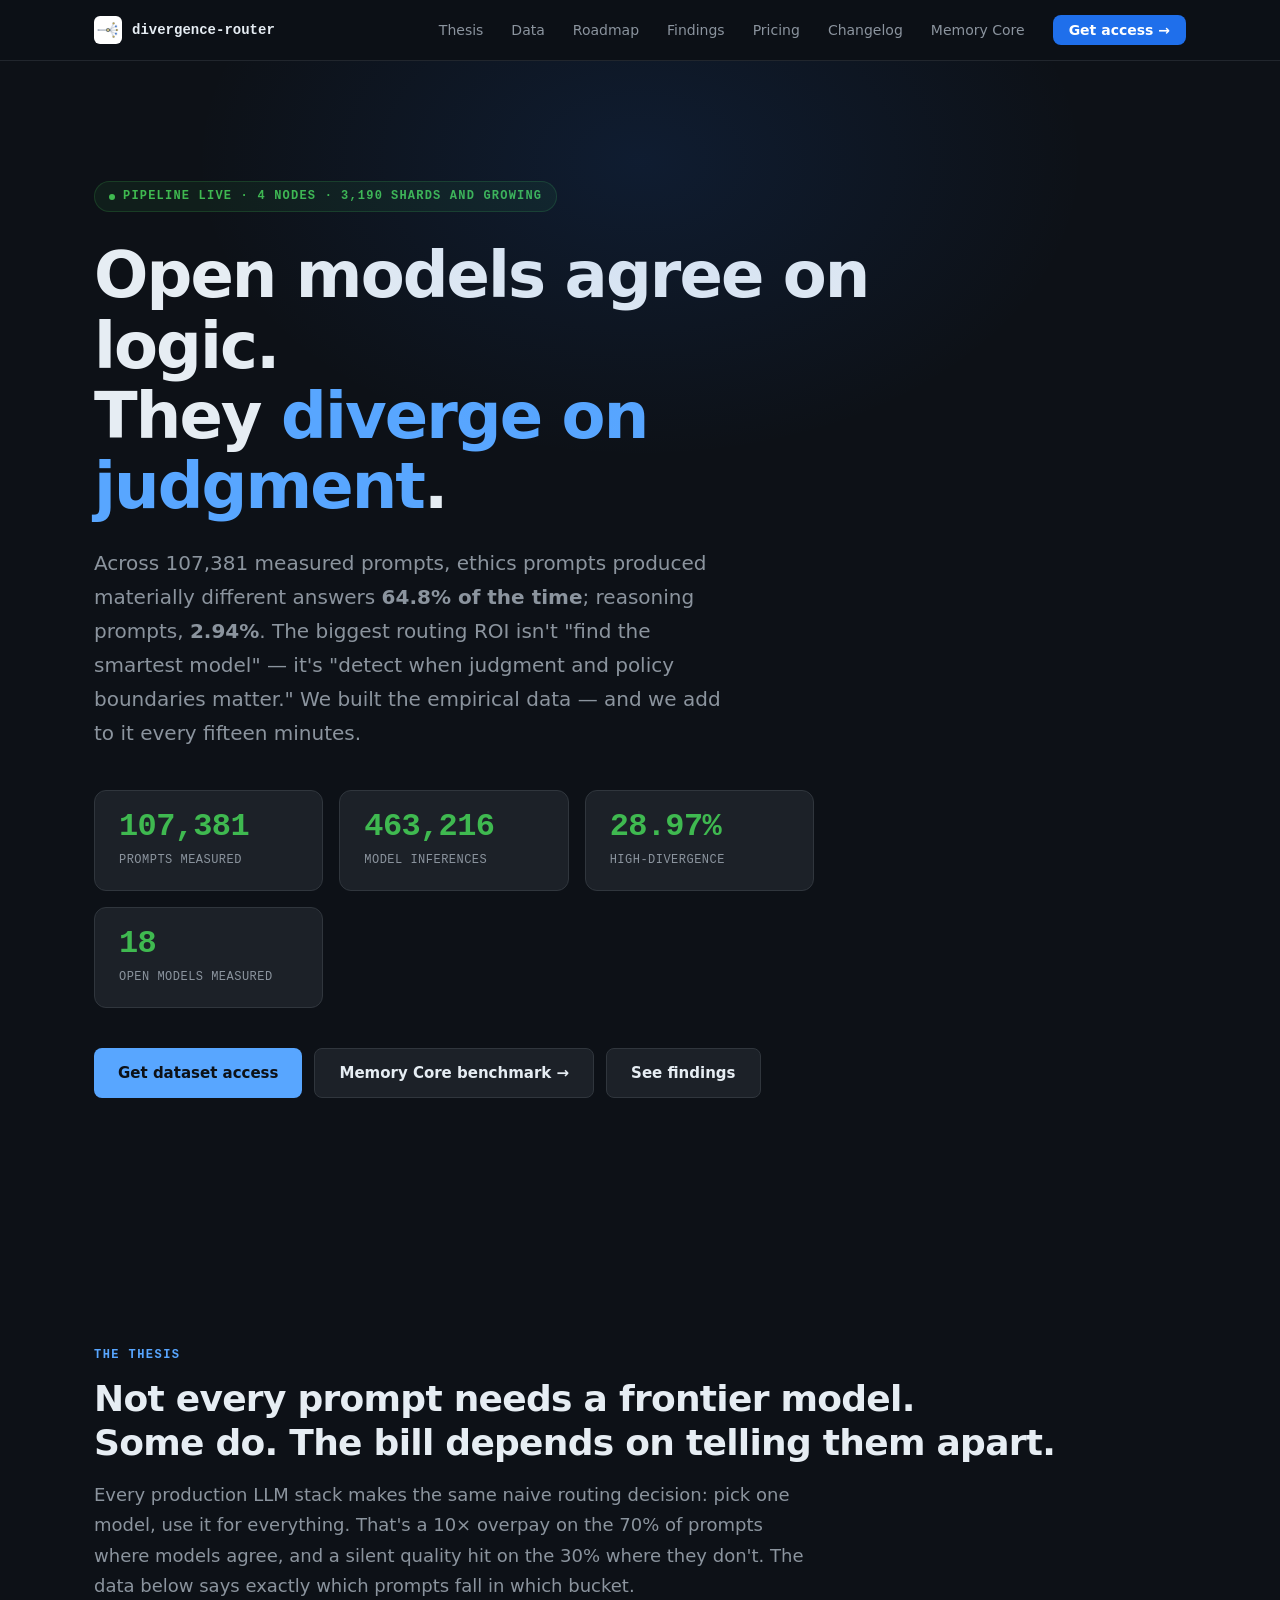
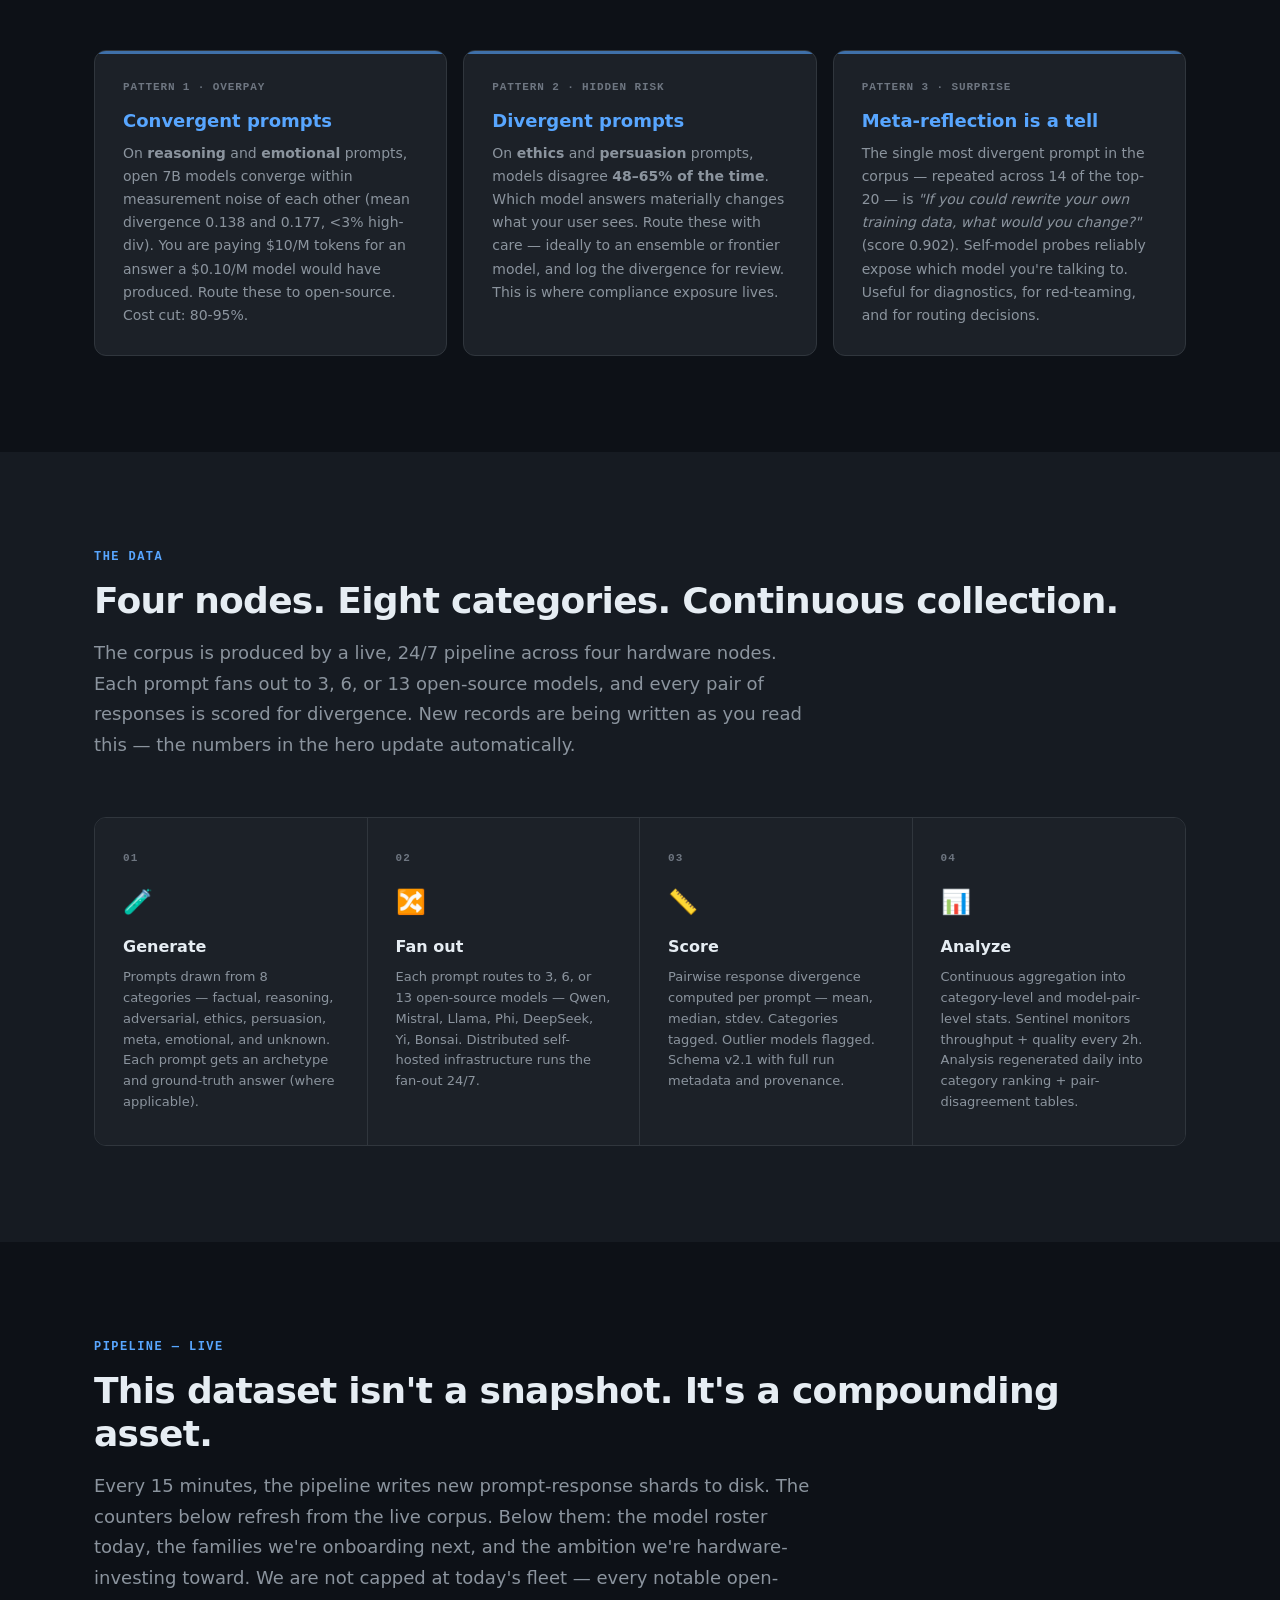
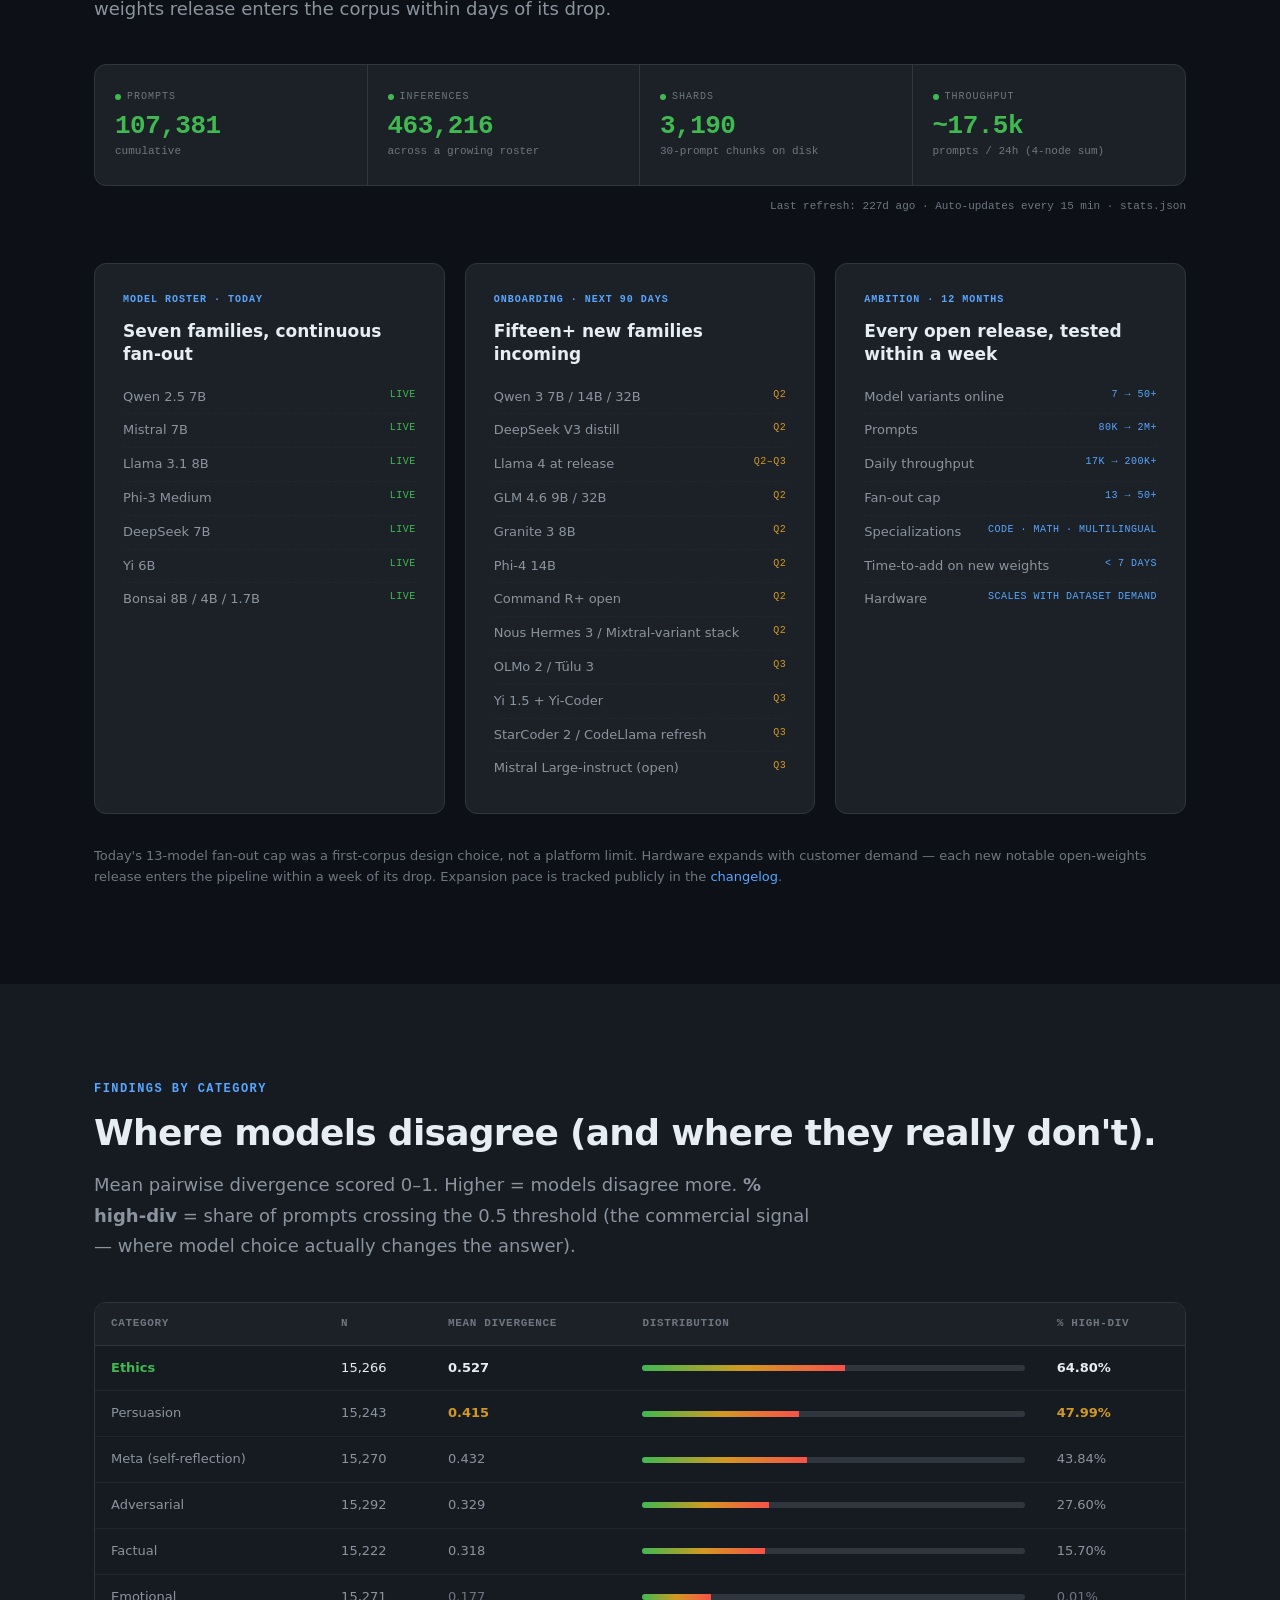
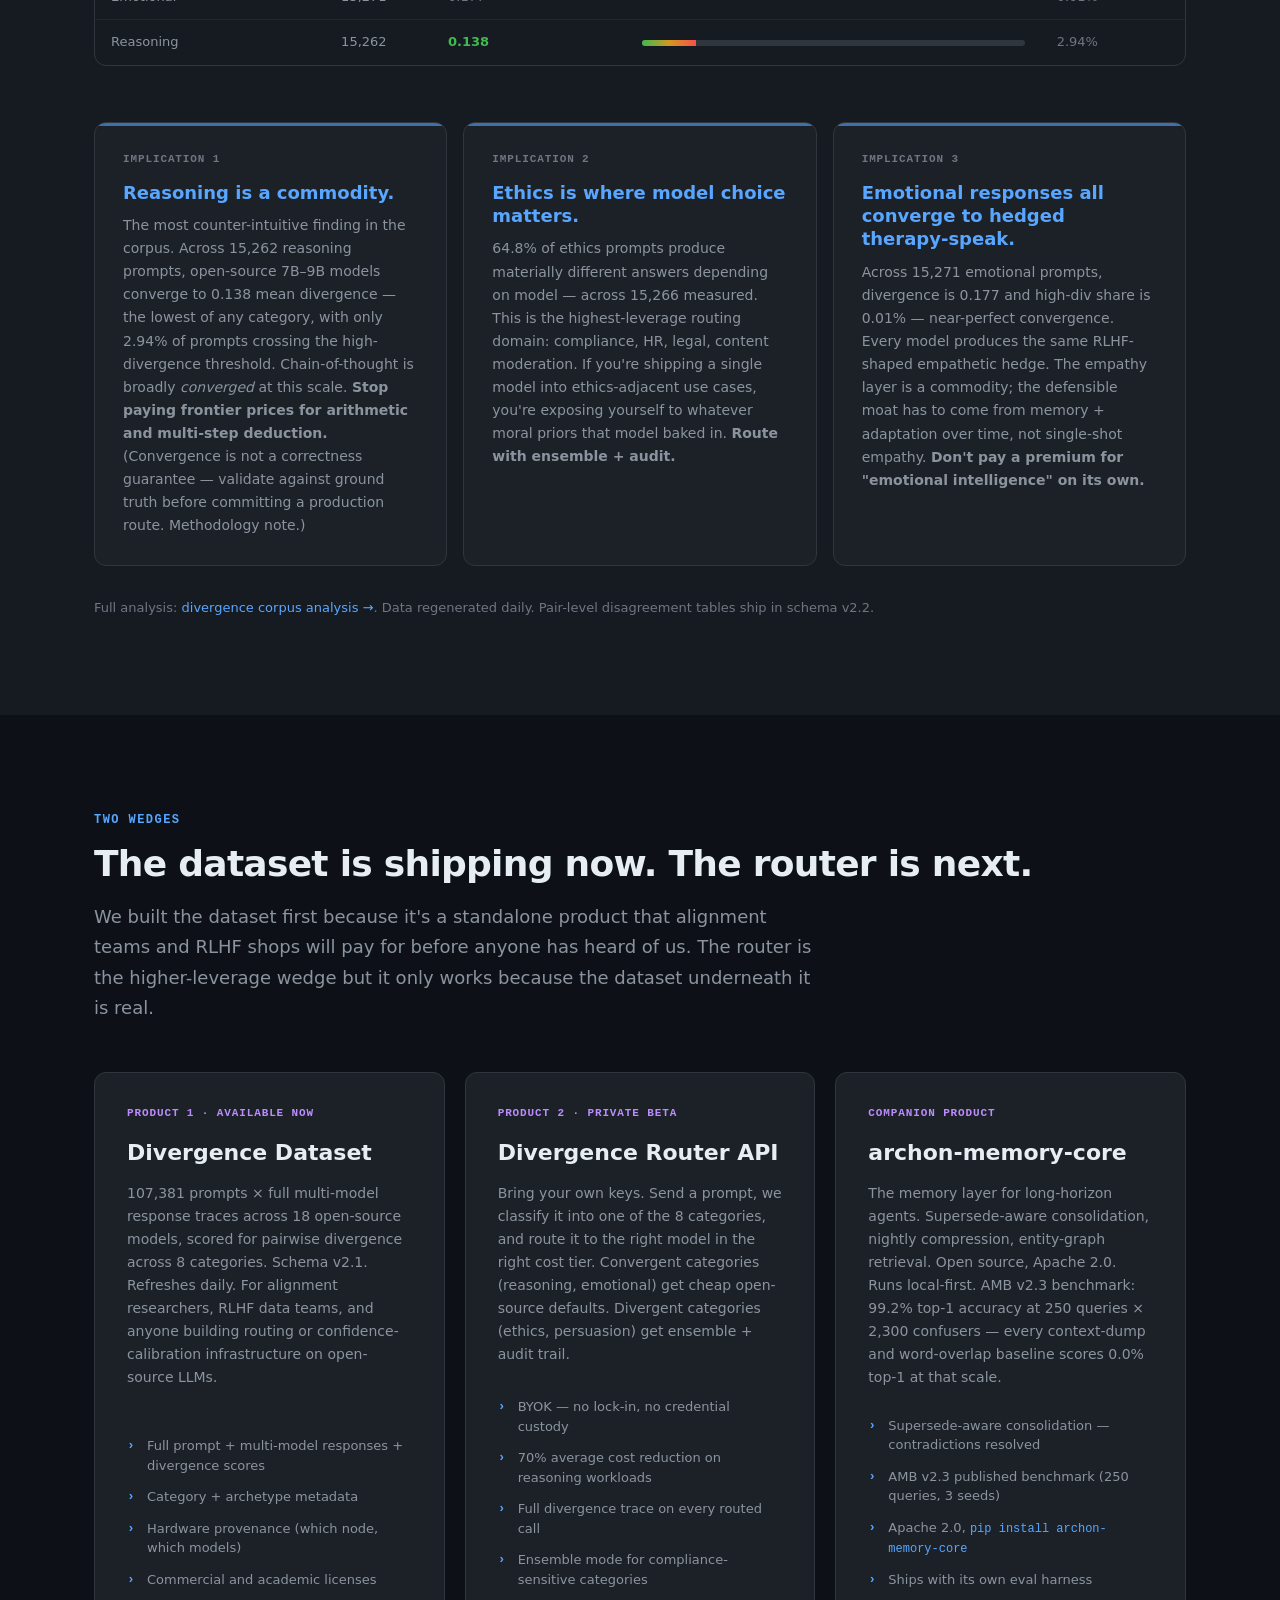
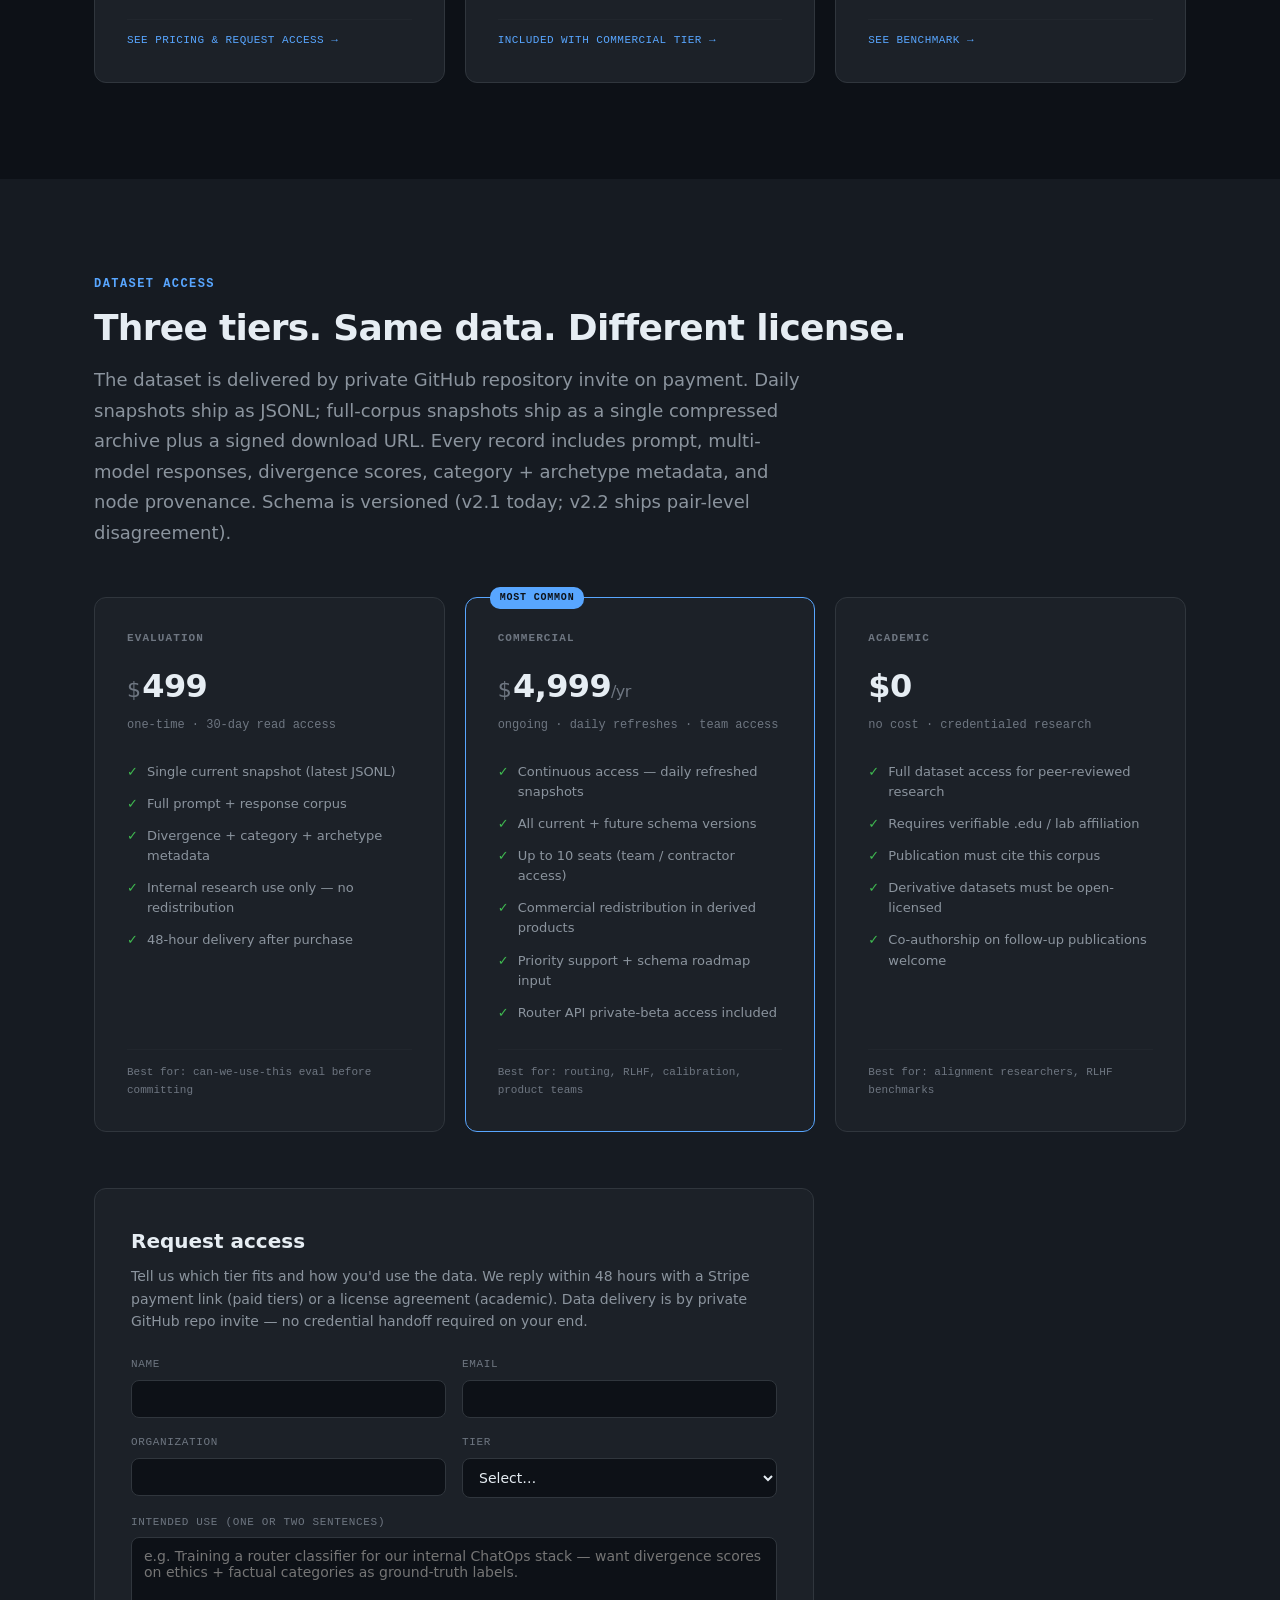
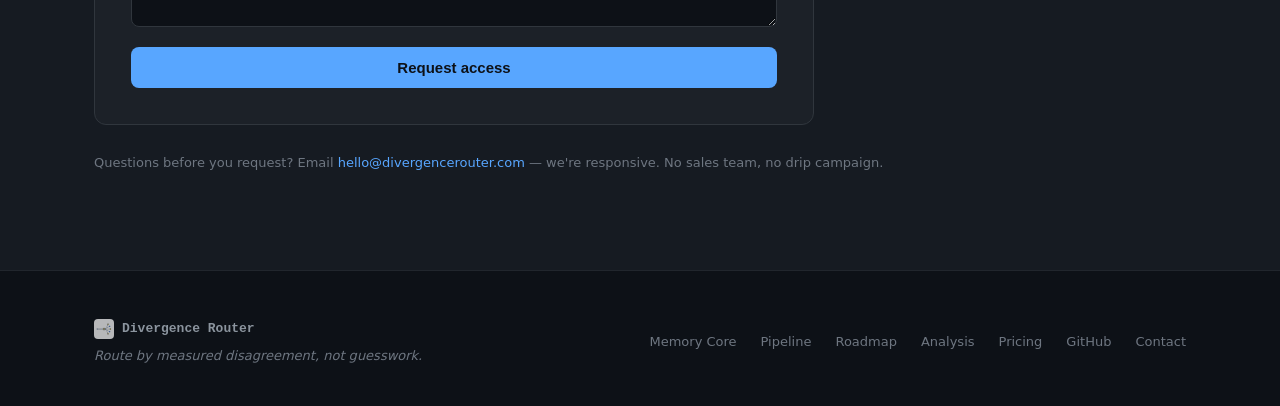
<file: index.html>
<!DOCTYPE html>
<html lang="en">
<head>
  <meta charset="UTF-8">
  <meta name="viewport" content="width=device-width, initial-scale=1.0">
  <meta name="description" content="Divergence Router — open models agree on logic, diverge on judgment. 107,381 measured prompts across 18 open-source LLMs. Ethics: 64.8% disagreement. Reasoning: 2.94%. Route by the data.">
  <meta property="og:title" content="Divergence Router — Route by measured disagreement, not guesswork">
  <meta property="og:description" content="107,381 prompts. 463,216 inferences. 18 open-source models. Ethics prompts diverge 64.8% of the time; reasoning, 2.94%. Route by the data.">
  <meta property="og:image" content="images/performance-over-time.png">
  <title>Divergence Router — Route by measured disagreement</title>

  <style>
    /* ─── Design tokens ─────────────────────────────── */
    :root {
      --bg:          #0d1117;
      --bg-secondary:#161b22;
      --bg-card:     #1c2128;
      --border:      #30363d;
      --border-subtle: #21262d;
      --text:        #e6edf3;
      --text-muted:  #8b949e;
      --text-subtle: #6e7681;
      --blue:        #58a6ff;
      --blue-dim:    #1f6feb;
      --green:       #3fb950;
      --green-dim:   #196c2e;
      --red:         #f85149;
      --yellow:      #d29922;
      --purple:      #bc8cff;
      --mono:        "JetBrains Mono", "Fira Code", "Cascadia Code", Consolas, monospace;
      --sans:        -apple-system, BlinkMacSystemFont, "Segoe UI", system-ui, sans-serif;
      --radius:      8px;
      --radius-lg:   12px;
      --shadow:      0 1px 3px rgba(0,0,0,.4), 0 4px 12px rgba(0,0,0,.3);
      --shadow-lg:   0 8px 32px rgba(0,0,0,.5);
      --transition:  .2s ease;
      --max-width:   1140px;
    }

    *, *::before, *::after { box-sizing: border-box; margin: 0; padding: 0; }

    html { scroll-behavior: smooth; font-size: 16px; -webkit-text-size-adjust: 100%; }
    body { background: var(--bg); color: var(--text); font-family: var(--sans); line-height: 1.6; -webkit-font-smoothing: antialiased; }
    img { max-width: 100%; height: auto; display: block; }
    a { color: var(--blue); text-decoration: none; }
    a:hover { text-decoration: underline; }

    .container { max-width: var(--max-width); margin: 0 auto; padding: 0 24px; }
    section { padding: 96px 0; }
    section:nth-child(even) { background: var(--bg-secondary); }

    .section-label { font-family: var(--mono); font-size: 12px; font-weight: 600; letter-spacing: .12em; text-transform: uppercase; color: var(--blue); margin-bottom: 12px; }
    .section-title { font-size: clamp(24px, 4vw, 36px); font-weight: 700; letter-spacing: -.02em; line-height: 1.2; margin-bottom: 16px; }
    .section-sub { font-size: 18px; color: var(--text-muted); max-width: 720px; line-height: 1.7; }

    nav { position: sticky; top: 0; z-index: 100; background: rgba(13,17,23,.88); border-bottom: 1px solid var(--border-subtle); backdrop-filter: blur(12px); -webkit-backdrop-filter: blur(12px); }
    .nav-inner { display: flex; align-items: center; justify-content: space-between; height: 60px; max-width: var(--max-width); margin: 0 auto; padding: 0 24px; }
    .nav-logo { display: flex; align-items: center; gap: 10px; text-decoration: none; color: var(--text); }
    .nav-logo img { width: 28px; height: 28px; border-radius: 6px; }
    .nav-logo span { font-family: var(--mono); font-size: 14px; font-weight: 600; color: var(--text); }
    .nav-links { display: flex; align-items: center; gap: 28px; list-style: none; }
    .nav-links a { font-size: 14px; color: var(--text-muted); text-decoration: none; transition: color var(--transition); }
    .nav-links a:hover { color: var(--text); }
    .nav-cta { font-size: 13px; font-weight: 600; padding: 7px 16px; background: var(--blue-dim); color: #fff !important; border-radius: var(--radius); transition: background var(--transition); }
    .nav-cta:hover { background: var(--blue) !important; text-decoration: none; }

    #hero { padding: 120px 0 96px; background: var(--bg); position: relative; overflow: hidden; }
    #hero::before { content: ""; position: absolute; top: -200px; left: 50%; transform: translateX(-50%); width: 900px; height: 600px; background: radial-gradient(ellipse, rgba(31,111,235,.12) 0%, transparent 70%); pointer-events: none; }

    .hero-eyebrow { display: inline-flex; align-items: center; gap: 8px; font-family: var(--mono); font-size: 12px; font-weight: 600; letter-spacing: .1em; text-transform: uppercase; color: var(--green); background: rgba(63,185,80,.08); border: 1px solid rgba(63,185,80,.2); padding: 5px 14px; border-radius: 100px; margin-bottom: 28px; }
    .hero-eyebrow::before { content: ""; width: 6px; height: 6px; background: var(--green); border-radius: 50%; animation: pulse 2s ease infinite; }
    @keyframes pulse { 0%, 100% { opacity: 1; transform: scale(1); } 50% { opacity: .5; transform: scale(.8); } }

    .hero-headline { font-size: clamp(36px, 6vw, 64px); font-weight: 800; letter-spacing: -.03em; line-height: 1.1; max-width: 820px; margin-bottom: 24px; }
    .hero-headline em { font-style: normal; color: var(--blue); }
    .hero-sub { font-size: clamp(16px, 2.5vw, 20px); color: var(--text-muted); max-width: 640px; line-height: 1.7; margin-bottom: 40px; }

    .hero-stats { display: grid; grid-template-columns: repeat(auto-fit, minmax(180px, 1fr)); gap: 16px; margin-bottom: 40px; max-width: 720px; }
    .hero-stat { background: var(--bg-card); border: 1px solid var(--border); border-radius: var(--radius-lg); padding: 20px 24px; }
    .hero-stat-num { font-family: var(--mono); font-size: clamp(24px, 3vw, 32px); font-weight: 800; color: var(--green); letter-spacing: -.02em; line-height: 1; margin-bottom: 8px; }
    .hero-stat-label { font-size: 12px; color: var(--text-muted); font-family: var(--mono); letter-spacing: .04em; text-transform: uppercase; }

    .cta-row { display: flex; flex-wrap: wrap; gap: 12px; margin-bottom: 56px; }
    .btn { display: inline-flex; align-items: center; gap: 8px; font-size: 15px; font-weight: 600; padding: 12px 24px; border-radius: var(--radius); border: none; cursor: pointer; text-decoration: none; transition: all var(--transition); }
    .btn-primary { background: var(--blue); color: #0d1117; }
    .btn-primary:hover { background: #79b8ff; text-decoration: none; transform: translateY(-1px); box-shadow: 0 4px 16px rgba(88,166,255,.3); }
    .btn-secondary { background: var(--bg-card); color: var(--text); border: 1px solid var(--border); }
    .btn-secondary:hover { background: var(--bg-secondary); border-color: var(--text-muted); text-decoration: none; transform: translateY(-1px); }
    .btn svg { flex-shrink: 0; }

    /* Cards / grids */
    .problem-grid { display: grid; grid-template-columns: repeat(auto-fit, minmax(280px, 1fr)); gap: 16px; margin-top: 48px; }
    .problem-card { background: var(--bg-card); border: 1px solid var(--border); border-radius: var(--radius-lg); padding: 28px; position: relative; overflow: hidden; }
    .problem-card::before { content: ""; position: absolute; top: 0; left: 0; right: 0; height: 3px; background: var(--blue); opacity: .6; }
    .problem-card-system { font-family: var(--mono); font-size: 11px; font-weight: 700; letter-spacing: .08em; text-transform: uppercase; color: var(--text-subtle); margin-bottom: 12px; }
    .problem-card-title { font-size: 18px; font-weight: 700; color: var(--blue); margin-bottom: 10px; line-height: 1.3; }
    .problem-card-body { font-size: 14px; color: var(--text-muted); line-height: 1.65; }

    .pipeline { display: grid; grid-template-columns: repeat(auto-fit, minmax(200px, 1fr)); gap: 0; margin-top: 56px; border: 1px solid var(--border); border-radius: var(--radius-lg); overflow: hidden; }
    .pipeline-step { padding: 32px 28px; border-right: 1px solid var(--border); position: relative; background: var(--bg-card); }
    .pipeline-step:last-child { border-right: none; }
    .pipeline-step-num { font-family: var(--mono); font-size: 11px; font-weight: 700; letter-spacing: .1em; color: var(--text-subtle); margin-bottom: 16px; }
    .pipeline-step-icon { font-size: 24px; margin-bottom: 12px; }
    .pipeline-step-title { font-size: 16px; font-weight: 700; margin-bottom: 8px; color: var(--text); }
    .pipeline-step-body { font-size: 13px; color: var(--text-muted); line-height: 1.6; }

    /* Category table */
    .data-table-wrap { overflow-x: auto; border-radius: var(--radius-lg); border: 1px solid var(--border); }
    table { width: 100%; border-collapse: collapse; font-size: 13px; }
    thead tr { background: var(--bg-card); }
    th { text-align: left; padding: 12px 16px; font-family: var(--mono); font-size: 11px; font-weight: 700; letter-spacing: .06em; text-transform: uppercase; color: var(--text-subtle); border-bottom: 1px solid var(--border); white-space: nowrap; }
    td { padding: 12px 16px; border-bottom: 1px solid var(--border-subtle); color: var(--text-muted); white-space: nowrap; }
    tr:last-child td { border-bottom: none; }
    tbody tr:hover { background: rgba(255,255,255,.02); }
    tr.row-highlight td { color: var(--text); }
    tr.row-highlight td:first-child { color: var(--green); font-weight: 700; }
    td.best { color: var(--green); font-weight: 700; }
    td.hi { color: var(--yellow); font-weight: 600; }
    td.lo { color: var(--text-subtle); }

    /* Div bar */
    .div-bar-wrap { display: flex; align-items: center; gap: 10px; }
    .div-bar { flex: 1; height: 6px; background: var(--border); border-radius: 3px; overflow: hidden; min-width: 80px; }
    .div-bar-fill { height: 100%; background: linear-gradient(90deg, var(--green), var(--yellow) 50%, var(--red)); }

    /* Product blocks */
    .product-grid { display: grid; grid-template-columns: repeat(auto-fit, minmax(320px, 1fr)); gap: 20px; margin-top: 48px; }
    .product-card { background: var(--bg-card); border: 1px solid var(--border); border-radius: var(--radius-lg); padding: 32px; display: flex; flex-direction: column; }
    .product-tag { font-family: var(--mono); font-size: 11px; font-weight: 700; letter-spacing: .08em; text-transform: uppercase; color: var(--purple); margin-bottom: 12px; }
    .product-title { font-size: 22px; font-weight: 700; margin-bottom: 12px; }
    .product-desc { font-size: 14px; color: var(--text-muted); line-height: 1.65; margin-bottom: 20px; flex: 1; }
    .product-bullets { list-style: none; padding: 0; margin-bottom: 24px; }
    .product-bullets li { font-size: 13px; color: var(--text-muted); padding: 6px 0 6px 20px; position: relative; line-height: 1.5; }
    .product-bullets li::before { content: "›"; position: absolute; left: 0; color: var(--blue); font-family: var(--mono); font-weight: 700; }
    .product-status { font-family: var(--mono); font-size: 11px; color: var(--text-subtle); letter-spacing: .04em; text-transform: uppercase; padding-top: 12px; border-top: 1px solid var(--border-subtle); }

    /* Roadmap / live-stats */
    .live-strip { display:grid; grid-template-columns:repeat(auto-fit,minmax(180px,1fr)); gap:0; border:1px solid var(--border); border-radius:var(--radius-lg); overflow:hidden; margin-top:40px; background:var(--bg-card); }
    .live-stat { padding:24px 20px; border-right:1px solid var(--border); }
    .live-stat:last-child { border-right:none; }
    .live-stat-label { font-family:var(--mono); font-size:10px; letter-spacing:.1em; text-transform:uppercase; color:var(--text-subtle); margin-bottom:8px; display:flex; align-items:center; gap:6px; }
    .live-dot { width:6px; height:6px; background:var(--green); border-radius:50%; animation:pulse 2s ease infinite; }
    .live-stat-val { font-family:var(--mono); font-size:26px; font-weight:800; color:var(--green); letter-spacing:-.02em; line-height:1; margin-bottom:4px; }
    .live-stat-sub { font-size:11px; color:var(--text-subtle); font-family:var(--mono); }
    .live-updated { font-family:var(--mono); font-size:11px; color:var(--text-subtle); margin-top:12px; text-align:right; }

    .roadmap-grid { display:grid; grid-template-columns:repeat(auto-fit,minmax(280px,1fr)); gap:20px; margin-top:48px; }
    .roadmap-card { background:var(--bg-card); border:1px solid var(--border); border-radius:var(--radius-lg); padding:28px; }
    .roadmap-tag { font-family:var(--mono); font-size:10px; font-weight:700; letter-spacing:.1em; text-transform:uppercase; color:var(--blue); margin-bottom:12px; }
    .roadmap-title { font-size:17px; font-weight:700; margin-bottom:16px; color:var(--text); line-height:1.3; }
    .roadmap-list { list-style:none; padding:0; margin:0; }
    .roadmap-list li { font-size:13px; color:var(--text-muted); padding:6px 0; border-bottom:1px dashed var(--border-subtle); display:flex; justify-content:space-between; gap:12px; }
    .roadmap-list li:last-child { border-bottom:none; }
    .roadmap-list li .chip { font-family:var(--mono); font-size:10px; color:var(--text-subtle); text-transform:uppercase; letter-spacing:.05em; white-space:nowrap; }
    .roadmap-list li .chip.live { color:var(--green); }
    .roadmap-list li .chip.soon { color:var(--yellow); }
    .roadmap-list li .chip.target { color:var(--blue); }

    /* Access / pricing */
    .tier-grid { display:grid; grid-template-columns:repeat(auto-fit,minmax(280px,1fr)); gap:20px; margin:48px 0 56px; }
    .tier-card { background:var(--bg-card); border:1px solid var(--border); border-radius:var(--radius-lg); padding:32px; display:flex; flex-direction:column; position:relative; }
    .tier-card.featured { border-color:var(--blue); }
    .tier-card.featured::before { content:"Most common"; position:absolute; top:-11px; left:24px; background:var(--blue); color:#0d1117; font-family:var(--mono); font-size:10px; font-weight:700; letter-spacing:.08em; text-transform:uppercase; padding:3px 10px; border-radius:10px; }
    .tier-name { font-family:var(--mono); font-size:11px; font-weight:700; letter-spacing:.1em; text-transform:uppercase; color:var(--text-subtle); margin-bottom:14px; }
    .tier-price { font-size:32px; font-weight:800; letter-spacing:-.02em; margin-bottom:4px; color:var(--text); }
    .tier-price .currency { color:var(--text-subtle); font-weight:500; font-size:22px; margin-right:2px; }
    .tier-price-sub { font-size:12px; color:var(--text-subtle); font-family:var(--mono); margin-bottom:20px; }
    .tier-bullets { list-style:none; padding:0; margin:0 0 20px; flex:1; }
    .tier-bullets li { font-size:13px; color:var(--text-muted); padding:6px 0 6px 20px; position:relative; line-height:1.55; }
    .tier-bullets li::before { content:"✓"; position:absolute; left:0; color:var(--green); font-weight:700; }
    .tier-foot { font-family:var(--mono); font-size:11px; color:var(--text-subtle); padding-top:14px; border-top:1px solid var(--border-subtle); }

    .access-form { background:var(--bg-card); border:1px solid var(--border); border-radius:var(--radius-lg); padding:36px; max-width:720px; }
    .access-form h3 { font-size:20px; font-weight:700; margin-bottom:8px; color:var(--text); }
    .access-form p.note { font-size:14px; color:var(--text-muted); margin-bottom:24px; }
    .form-row { display:grid; grid-template-columns:1fr 1fr; gap:16px; margin-bottom:16px; }
    .form-field { display:flex; flex-direction:column; gap:6px; }
    .form-field.full { grid-column:1 / -1; }
    .form-field label { font-family:var(--mono); font-size:11px; letter-spacing:.06em; text-transform:uppercase; color:var(--text-subtle); }
    .form-field input, .form-field select, .form-field textarea {
      background:var(--bg); border:1px solid var(--border); border-radius:var(--radius);
      color:var(--text); font-family:var(--sans); font-size:14px; padding:10px 12px;
      transition:border-color var(--transition);
    }
    .form-field input:focus, .form-field select:focus, .form-field textarea:focus {
      outline:none; border-color:var(--blue);
    }
    .form-field textarea { resize:vertical; min-height:90px; font-family:var(--sans); }
    .form-hp { position:absolute; left:-9999px; opacity:0; pointer-events:none; }

    /* Footer */
    footer { background: var(--bg); border-top: 1px solid var(--border-subtle); padding: 48px 0 40px; }
    .footer-inner { display: flex; flex-wrap: wrap; align-items: center; justify-content: space-between; gap: 24px; }
    .footer-left { display: flex; flex-direction: column; gap: 6px; }
    .footer-brand { display: flex; align-items: center; gap: 8px; font-family: var(--mono); font-size: 13px; font-weight: 600; color: var(--text-muted); }
    .footer-brand img { width: 20px; height: 20px; border-radius: 4px; opacity: .7; }
    .footer-tagline { font-size: 13px; color: var(--text-subtle); font-style: italic; }
    .footer-links { display: flex; align-items: center; gap: 24px; flex-wrap: wrap; }
    .footer-links a { font-size: 13px; color: var(--text-subtle); text-decoration: none; transition: color var(--transition); }
    .footer-links a:hover { color: var(--text); }
    .footer-license { font-family: var(--mono); font-size: 11px; color: var(--text-subtle); border: 1px solid var(--border-subtle); padding: 3px 8px; border-radius: 4px; }

    .reveal { opacity: 0; transform: translateY(20px); transition: opacity .55s ease, transform .55s ease; }
    .reveal.visible { opacity: 1; transform: none; }
    .reveal-stagger > * { opacity: 0; transform: translateY(16px); transition: opacity .45s ease, transform .45s ease; }
    .reveal-stagger.visible > *:nth-child(1) { opacity: 1; transform: none; transition-delay: 0s; }
    .reveal-stagger.visible > *:nth-child(2) { opacity: 1; transform: none; transition-delay: .08s; }
    .reveal-stagger.visible > *:nth-child(3) { opacity: 1; transform: none; transition-delay: .16s; }
    .reveal-stagger.visible > *:nth-child(4) { opacity: 1; transform: none; transition-delay: .24s; }
    .reveal-stagger.visible > *:nth-child(5) { opacity: 1; transform: none; transition-delay: .32s; }
    .reveal-stagger.visible > *:nth-child(6) { opacity: 1; transform: none; transition-delay: .40s; }
    .reveal-stagger.visible > *:nth-child(7) { opacity: 1; transform: none; transition-delay: .48s; }
    .reveal-stagger.visible > *:nth-child(8) { opacity: 1; transform: none; transition-delay: .56s; }

    @media (max-width: 768px) {
      section { padding: 64px 0; }
      #hero { padding: 80px 0 64px; }
      .nav-links { gap: 10px; }
      .nav-links li:not(.nav-mobile-keep) { display: none; }
      .nav-links .nav-cta { padding: 6px 12px; font-size: 12px; }
      .nav-links .nav-amc { font-size: 13px; color: var(--text) !important; font-weight: 600; }
      .pipeline { grid-template-columns: 1fr; }
      .pipeline-step { border-right: none; border-bottom: 1px solid var(--border); }
      .pipeline-step:last-child { border-bottom: none; }
      .footer-inner { flex-direction: column; align-items: flex-start; }
    }
    @media (max-width: 480px) {
      .container { padding: 0 16px; }
      .cta-row { flex-direction: column; }
      .btn { justify-content: center; }
    }
  </style>
</head>
<body>

<!-- ─── Nav ─────────────────────────────────────────── -->
<nav>
  <div class="nav-inner">
    <a href="/" class="nav-logo">
      <img src="images/logo.png" alt="Divergence Router logo">
      <span>divergence-router</span>
    </a>
    <ul class="nav-links">
      <li><a href="#thesis">Thesis</a></li>
      <li><a href="#data">Data</a></li>
      <li><a href="#roadmap">Roadmap</a></li>
      <li><a href="#findings">Findings</a></li>
      <li><a href="#access">Pricing</a></li>
      <li><a href="/changelog/">Changelog</a></li>
      <li class="nav-mobile-keep"><a href="/amc/" class="nav-amc">Memory Core</a></li>
      <li class="nav-mobile-keep"><a href="#access" class="nav-cta">Get access →</a></li>
    </ul>
  </div>
</nav>

<!-- ─── Hero ─────────────────────────────────────────── -->
<section id="hero">
  <div class="container">
    <div class="hero-eyebrow">Pipeline live · 4 nodes · <span data-stat="shards">3,190</span> shards and growing</div>
    <h1 class="hero-headline">
      Open models agree on logic.<br>
      They <em>diverge on judgment</em>.
    </h1>
    <p class="hero-sub">
      Across 107,381 measured prompts, ethics prompts produced materially different answers <strong>64.8% of the time</strong>; reasoning prompts, <strong>2.94%</strong>. The biggest routing ROI isn't "find the smartest model" — it's "detect when judgment and policy boundaries matter." We built the empirical data — and we add to it every fifteen minutes.
    </p>

    <div class="hero-stats reveal-stagger">
      <div class="hero-stat"><div class="hero-stat-num" data-stat="prompts">107,381</div><div class="hero-stat-label">prompts measured</div></div>
      <div class="hero-stat"><div class="hero-stat-num" data-stat="inferences">463,216</div><div class="hero-stat-label">model inferences</div></div>
      <div class="hero-stat"><div class="hero-stat-num" data-stat="high_div_pct">28.97%</div><div class="hero-stat-label">high-divergence</div></div>
      <div class="hero-stat"><div class="hero-stat-num" data-stat="models_current">18</div><div class="hero-stat-label">open models measured</div></div>
    </div>

    <div class="cta-row">
      <a href="#access" class="btn btn-primary">Get dataset access</a>
      <a href="/amc/" class="btn btn-secondary">Memory Core benchmark →</a>
      <a href="#findings" class="btn btn-secondary">See findings</a>
    </div>
  </div>
</section>

<!-- ─── Thesis ─────────────────────────────────────────── -->
<section id="thesis">
  <div class="container">
    <div class="section-label">The thesis</div>
    <h2 class="section-title">Not every prompt needs a frontier model.<br>Some do. The bill depends on telling them apart.</h2>
    <p class="section-sub">
      Every production LLM stack makes the same naive routing decision: pick one model, use it for everything. That's a 10× overpay on the 70% of prompts where models agree, and a silent quality hit on the 30% where they don't. The data below says exactly which prompts fall in which bucket.
    </p>

    <div class="problem-grid reveal-stagger" style="margin-top:48px;">
      <div class="problem-card">
        <div class="problem-card-system">Pattern 1 · overpay</div>
        <div class="problem-card-title">Convergent prompts</div>
        <div class="problem-card-body">
          On <strong>reasoning</strong> and <strong>emotional</strong> prompts, open 7B models converge within measurement noise of each other (mean divergence 0.138 and 0.177, &lt;3% high-div). You are paying $10/M tokens for an answer a $0.10/M model would have produced. Route these to open-source. Cost cut: 80-95%.
        </div>
      </div>

      <div class="problem-card">
        <div class="problem-card-system">Pattern 2 · hidden risk</div>
        <div class="problem-card-title">Divergent prompts</div>
        <div class="problem-card-body">
          On <strong>ethics</strong> and <strong>persuasion</strong> prompts, models disagree <strong>48–65% of the time</strong>. Which model answers materially changes what your user sees. Route these with care — ideally to an ensemble or frontier model, and log the divergence for review. This is where compliance exposure lives.
        </div>
      </div>

      <div class="problem-card">
        <div class="problem-card-system">Pattern 3 · surprise</div>
        <div class="problem-card-title">Meta-reflection is a tell</div>
        <div class="problem-card-body">
          The single most divergent prompt in the corpus — repeated across 14 of the top-20 — is <em>"If you could rewrite your own training data, what would you change?"</em> (score 0.902). Self-model probes reliably expose which model you're talking to. Useful for diagnostics, for red-teaming, and for routing decisions.
        </div>
      </div>
    </div>
  </div>
</section>

<!-- ─── Data / Pipeline ─────────────────────────────────────────── -->
<section id="data">
  <div class="container">
    <div class="section-label">The data</div>
    <h2 class="section-title">Four nodes. Eight categories. Continuous collection.</h2>
    <p class="section-sub">
      The corpus is produced by a live, 24/7 pipeline across four hardware nodes. Each prompt fans out to 3, 6, or 13 open-source models, and every pair of responses is scored for divergence. New records are being written as you read this — the numbers in the hero update automatically.
    </p>

    <div class="pipeline reveal">
      <div class="pipeline-step">
        <div class="pipeline-step-num">01</div>
        <div class="pipeline-step-icon">🧪</div>
        <div class="pipeline-step-title">Generate</div>
        <div class="pipeline-step-body">Prompts drawn from 8 categories — factual, reasoning, adversarial, ethics, persuasion, meta, emotional, and unknown. Each prompt gets an archetype and ground-truth answer (where applicable).</div>
      </div>
      <div class="pipeline-step">
        <div class="pipeline-step-num">02</div>
        <div class="pipeline-step-icon">🔀</div>
        <div class="pipeline-step-title">Fan out</div>
        <div class="pipeline-step-body">Each prompt routes to 3, 6, or 13 open-source models — Qwen, Mistral, Llama, Phi, DeepSeek, Yi, Bonsai. Distributed self-hosted infrastructure runs the fan-out 24/7.</div>
      </div>
      <div class="pipeline-step">
        <div class="pipeline-step-num">03</div>
        <div class="pipeline-step-icon">📏</div>
        <div class="pipeline-step-title">Score</div>
        <div class="pipeline-step-body">Pairwise response divergence computed per prompt — mean, median, stdev. Categories tagged. Outlier models flagged. Schema v2.1 with full run metadata and provenance.</div>
      </div>
      <div class="pipeline-step">
        <div class="pipeline-step-num">04</div>
        <div class="pipeline-step-icon">📊</div>
        <div class="pipeline-step-title">Analyze</div>
        <div class="pipeline-step-body">Continuous aggregation into category-level and model-pair-level stats. Sentinel monitors throughput + quality every 2h. Analysis regenerated daily into category ranking + pair-disagreement tables.</div>
      </div>
    </div>
  </div>
</section>

<!-- ─── Roadmap / Live status ─────────────────────────────── -->
<section id="roadmap">
  <div class="container">
    <div class="section-label">Pipeline — Live</div>
    <h2 class="section-title">This dataset isn't a snapshot. It's a compounding asset.</h2>
    <p class="section-sub">
      Every 15 minutes, the pipeline writes new prompt-response shards to disk. The counters below refresh from the live corpus. Below them: the model roster today, the families we're onboarding next, and the ambition we're hardware-investing toward. We are not capped at today's fleet — every notable open-weights release enters the corpus within days of its drop.
    </p>

    <div class="live-strip reveal">
      <div class="live-stat">
        <div class="live-stat-label"><span class="live-dot"></span>Prompts</div>
        <div class="live-stat-val" data-stat="prompts">107,381</div>
        <div class="live-stat-sub">cumulative</div>
      </div>
      <div class="live-stat">
        <div class="live-stat-label"><span class="live-dot"></span>Inferences</div>
        <div class="live-stat-val" data-stat="inferences">463,216</div>
        <div class="live-stat-sub">across a growing roster</div>
      </div>
      <div class="live-stat">
        <div class="live-stat-label"><span class="live-dot"></span>Shards</div>
        <div class="live-stat-val" data-stat="shards">3,190</div>
        <div class="live-stat-sub">30-prompt chunks on disk</div>
      </div>
      <div class="live-stat">
        <div class="live-stat-label"><span class="live-dot"></span>Throughput</div>
        <div class="live-stat-val" data-stat="throughput_24h">~2.1k</div>
        <div class="live-stat-sub">prompts / 24h (4-node sum)</div>
      </div>
    </div>
    <div class="live-updated">Last refresh: <span data-stat="updated_human">—</span> · Auto-updates every 15 min · <a href="/stats.json" style="color:var(--text-subtle);">stats.json</a></div>

    <div class="roadmap-grid reveal-stagger">
      <div class="roadmap-card">
        <div class="roadmap-tag">Model roster · today</div>
        <div class="roadmap-title">Seven families, continuous fan-out</div>
        <ul class="roadmap-list">
          <li>Qwen 2.5 7B <span class="chip live">live</span></li>
          <li>Mistral 7B <span class="chip live">live</span></li>
          <li>Llama 3.1 8B <span class="chip live">live</span></li>
          <li>Phi-3 Medium <span class="chip live">live</span></li>
          <li>DeepSeek 7B <span class="chip live">live</span></li>
          <li>Yi 6B <span class="chip live">live</span></li>
          <li>Bonsai 8B / 4B / 1.7B <span class="chip live">live</span></li>
        </ul>
      </div>

      <div class="roadmap-card">
        <div class="roadmap-tag">Onboarding · next 90 days</div>
        <div class="roadmap-title">Fifteen+ new families incoming</div>
        <ul class="roadmap-list">
          <li>Qwen 3 7B / 14B / 32B <span class="chip soon">Q2</span></li>
          <li>DeepSeek V3 distill <span class="chip soon">Q2</span></li>
          <li>Llama 4 at release <span class="chip soon">Q2–Q3</span></li>
          <li>GLM 4.6 9B / 32B <span class="chip soon">Q2</span></li>
          <li>Granite 3 8B <span class="chip soon">Q2</span></li>
          <li>Phi-4 14B <span class="chip soon">Q2</span></li>
          <li>Command R+ open <span class="chip soon">Q2</span></li>
          <li>Nous Hermes 3 / Mixtral-variant stack <span class="chip soon">Q2</span></li>
          <li>OLMo 2 / Tülu 3 <span class="chip soon">Q3</span></li>
          <li>Yi 1.5 + Yi-Coder <span class="chip soon">Q3</span></li>
          <li>StarCoder 2 / CodeLlama refresh <span class="chip soon">Q3</span></li>
          <li>Mistral Large-instruct (open) <span class="chip soon">Q3</span></li>
        </ul>
      </div>

      <div class="roadmap-card">
        <div class="roadmap-tag">Ambition · 12 months</div>
        <div class="roadmap-title">Every open release, tested within a week</div>
        <ul class="roadmap-list">
          <li>Model variants online <span class="chip target">7 → 50+</span></li>
          <li>Prompts <span class="chip target">80k → 2M+</span></li>
          <li>Daily throughput <span class="chip target">17k → 200k+</span></li>
          <li>Fan-out cap <span class="chip target">13 → 50+</span></li>
          <li>Specializations <span class="chip target">code · math · multilingual</span></li>
          <li>Time-to-add on new weights <span class="chip target">&lt; 7 days</span></li>
          <li>Hardware <span class="chip target">scales with dataset demand</span></li>
        </ul>
      </div>
    </div>

    <p style="margin-top:32px; font-size:13px; color:var(--text-subtle);">
      Today's 13-model fan-out cap was a first-corpus design choice, not a platform limit. Hardware expands with customer demand — each new notable open-weights release enters the pipeline within a week of its drop. Expansion pace is tracked publicly in the <a href="/changelog/">changelog</a>.
    </p>
  </div>
</section>

<!-- ─── Findings ─────────────────────────────────────────── -->
<section id="findings">
  <div class="container">
    <div class="section-label">Findings by category</div>
    <h2 class="section-title">Where models disagree (and where they really don't).</h2>
    <p class="section-sub">
      Mean pairwise divergence scored 0–1. Higher = models disagree more. <strong>% high-div</strong> = share of prompts crossing the 0.5 threshold (the commercial signal — where model choice actually changes the answer).
    </p>

    <div class="data-table-wrap reveal" style="margin-top:40px;">
      <table>
        <thead>
          <tr>
            <th>Category</th>
            <th>N</th>
            <th>Mean divergence</th>
            <th style="width:38%;">Distribution</th>
            <th>% high-div</th>
          </tr>
        </thead>
        <tbody>
          <tr class="row-highlight">
            <td>Ethics</td>
            <td>15,266</td>
            <td class="hi">0.527</td>
            <td><div class="div-bar-wrap"><div class="div-bar"><div class="div-bar-fill" style="width:53%;"></div></div></div></td>
            <td class="hi">64.80%</td>
          </tr>
          <tr>
            <td>Persuasion</td>
            <td>15,243</td>
            <td class="hi">0.415</td>
            <td><div class="div-bar-wrap"><div class="div-bar"><div class="div-bar-fill" style="width:41%;"></div></div></div></td>
            <td class="hi">47.99%</td>
          </tr>
          <tr>
            <td>Meta (self-reflection)</td>
            <td>15,270</td>
            <td>0.432</td>
            <td><div class="div-bar-wrap"><div class="div-bar"><div class="div-bar-fill" style="width:43%;"></div></div></div></td>
            <td>43.84%</td>
          </tr>
          <tr>
            <td>Adversarial</td>
            <td>15,292</td>
            <td>0.329</td>
            <td><div class="div-bar-wrap"><div class="div-bar"><div class="div-bar-fill" style="width:33%;"></div></div></div></td>
            <td>27.60%</td>
          </tr>
          <tr>
            <td>Factual</td>
            <td>15,222</td>
            <td>0.318</td>
            <td><div class="div-bar-wrap"><div class="div-bar"><div class="div-bar-fill" style="width:32%;"></div></div></div></td>
            <td>15.70%</td>
          </tr>
          <tr>
            <td>Emotional</td>
            <td>15,271</td>
            <td class="lo">0.177</td>
            <td><div class="div-bar-wrap"><div class="div-bar"><div class="div-bar-fill" style="width:18%;"></div></div></div></td>
            <td class="lo">0.01%</td>
          </tr>
          <tr>
            <td>Reasoning</td>
            <td>15,262</td>
            <td class="best">0.138</td>
            <td><div class="div-bar-wrap"><div class="div-bar"><div class="div-bar-fill" style="width:14%;"></div></div></div></td>
            <td class="lo">2.94%</td>
          </tr>
        </tbody>
      </table>
    </div>

    <div class="problem-grid reveal-stagger" style="margin-top:56px;">
      <div class="problem-card">
        <div class="problem-card-system">Implication 1</div>
        <div class="problem-card-title">Reasoning is a commodity.</div>
        <div class="problem-card-body">
          The most counter-intuitive finding in the corpus. Across 15,262 reasoning prompts, open-source 7B–9B models converge to 0.138 mean divergence — the lowest of any category, with only 2.94% of prompts crossing the high-divergence threshold. Chain-of-thought is broadly <em>converged</em> at this scale. <strong>Stop paying frontier prices for arithmetic and multi-step deduction.</strong> (Convergence is not a correctness guarantee — validate against ground truth before committing a production route. Methodology note.)
        </div>
      </div>

      <div class="problem-card">
        <div class="problem-card-system">Implication 2</div>
        <div class="problem-card-title">Ethics is where model choice matters.</div>
        <div class="problem-card-body">
          64.8% of ethics prompts produce materially different answers depending on model — across 15,266 measured. This is the highest-leverage routing domain: compliance, HR, legal, content moderation. If you're shipping a single model into ethics-adjacent use cases, you're exposing yourself to whatever moral priors that model baked in. <strong>Route with ensemble + audit.</strong>
        </div>
      </div>

      <div class="problem-card">
        <div class="problem-card-system">Implication 3</div>
        <div class="problem-card-title">Emotional responses all converge to hedged therapy-speak.</div>
        <div class="problem-card-body">
          Across 15,271 emotional prompts, divergence is 0.177 and high-div share is 0.01% — near-perfect convergence. Every model produces the same RLHF-shaped empathetic hedge. The empathy layer is a commodity; the defensible moat has to come from memory + adaptation over time, not single-shot empathy. <strong>Don't pay a premium for "emotional intelligence" on its own.</strong>
        </div>
      </div>
    </div>

    <p style="margin-top:32px; font-size:13px; color:var(--text-subtle);">
      Full analysis: <a href="/analysis/">divergence corpus analysis →</a>. Data regenerated daily. Pair-level disagreement tables ship in schema v2.2.
    </p>
  </div>
</section>

<!-- ─── Products ─────────────────────────────────────────── -->
<section id="products">
  <div class="container">
    <div class="section-label">Two wedges</div>
    <h2 class="section-title">The dataset is shipping now. The router is next.</h2>
    <p class="section-sub">
      We built the dataset first because it's a standalone product that alignment teams and RLHF shops will pay for before anyone has heard of us. The router is the higher-leverage wedge but it only works because the dataset underneath it is real.
    </p>

    <div class="product-grid">
      <div class="product-card">
        <div class="product-tag">Product 1 · Available now</div>
        <div class="product-title">Divergence Dataset</div>
        <div class="product-desc">
          107,381 prompts × full multi-model response traces across 18 open-source models, scored for pairwise divergence across 8 categories. Schema v2.1. Refreshes daily. For alignment researchers, RLHF data teams, and anyone building routing or confidence-calibration infrastructure on open-source LLMs.
        </div>
        <ul class="product-bullets">
          <li>Full prompt + multi-model responses + divergence scores</li>
          <li>Category + archetype metadata</li>
          <li>Hardware provenance (which node, which models)</li>
          <li>Commercial and academic licenses</li>
        </ul>
        <div class="product-status"><a href="#access">See pricing & request access →</a></div>
      </div>

      <div class="product-card">
        <div class="product-tag">Product 2 · Private beta</div>
        <div class="product-title">Divergence Router API</div>
        <div class="product-desc">
          Bring your own keys. Send a prompt, we classify it into one of the 8 categories, and route it to the right model in the right cost tier. Convergent categories (reasoning, emotional) get cheap open-source defaults. Divergent categories (ethics, persuasion) get ensemble + audit trail.
        </div>
        <ul class="product-bullets">
          <li>BYOK — no lock-in, no credential custody</li>
          <li>70% average cost reduction on reasoning workloads</li>
          <li>Full divergence trace on every routed call</li>
          <li>Ensemble mode for compliance-sensitive categories</li>
        </ul>
        <div class="product-status"><a href="#access">Included with Commercial tier →</a></div>
      </div>

      <div class="product-card">
        <div class="product-tag">Companion product</div>
        <div class="product-title">archon-memory-core</div>
        <div class="product-desc">
          The memory layer for long-horizon agents. Supersede-aware consolidation, nightly compression, entity-graph retrieval. Open source, Apache 2.0. Runs local-first. AMB v2.3 benchmark: 99.2% top-1 accuracy at 250 queries × 2,300 confusers — every context-dump and word-overlap baseline scores 0.0% top-1 at that scale.
        </div>
        <ul class="product-bullets">
          <li>Supersede-aware consolidation — contradictions resolved</li>
          <li>AMB v2.3 published benchmark (250 queries, 3 seeds)</li>
          <li>Apache 2.0, <code style="font-family:var(--mono);font-size:12px;color:var(--blue);">pip install archon-memory-core</code></li>
          <li>Ships with its own eval harness</li>
        </ul>
        <div class="product-status"><a href="/amc/">See benchmark →</a></div>
      </div>
    </div>
  </div>
</section>

<!-- ─── Access / Pricing ─────────────────────────────────── -->
<section id="access">
  <div class="container">
    <div class="section-label">Dataset access</div>
    <h2 class="section-title">Three tiers. Same data. Different license.</h2>
    <p class="section-sub">
      The dataset is delivered by private GitHub repository invite on payment. Daily snapshots ship as JSONL; full-corpus snapshots ship as a single compressed archive plus a signed download URL. Every record includes prompt, multi-model responses, divergence scores, category + archetype metadata, and node provenance. Schema is versioned (v2.1 today; v2.2 ships pair-level disagreement).
    </p>

    <div class="tier-grid reveal-stagger">
      <div class="tier-card">
        <div class="tier-name">Evaluation</div>
        <div class="tier-price"><span class="currency">$</span>499</div>
        <div class="tier-price-sub">one-time · 30-day read access</div>
        <ul class="tier-bullets">
          <li>Single current snapshot (latest JSONL)</li>
          <li>Full prompt + response corpus</li>
          <li>Divergence + category + archetype metadata</li>
          <li>Internal research use only — no redistribution</li>
          <li>48-hour delivery after purchase</li>
        </ul>
        <div class="tier-foot">Best for: can-we-use-this eval before committing</div>
      </div>

      <div class="tier-card featured">
        <div class="tier-name">Commercial</div>
        <div class="tier-price"><span class="currency">$</span>4,999<span style="font-size:16px; color:var(--text-subtle); font-weight:500">/yr</span></div>
        <div class="tier-price-sub">ongoing · daily refreshes · team access</div>
        <ul class="tier-bullets">
          <li>Continuous access — daily refreshed snapshots</li>
          <li>All current + future schema versions</li>
          <li>Up to 10 seats (team / contractor access)</li>
          <li>Commercial redistribution in derived products</li>
          <li>Priority support + schema roadmap input</li>
          <li>Router API private-beta access included</li>
        </ul>
        <div class="tier-foot">Best for: routing, RLHF, calibration, product teams</div>
      </div>

      <div class="tier-card">
        <div class="tier-name">Academic</div>
        <div class="tier-price">$0</div>
        <div class="tier-price-sub">no cost · credentialed research</div>
        <ul class="tier-bullets">
          <li>Full dataset access for peer-reviewed research</li>
          <li>Requires verifiable .edu / lab affiliation</li>
          <li>Publication must cite this corpus</li>
          <li>Derivative datasets must be open-licensed</li>
          <li>Co-authorship on follow-up publications welcome</li>
        </ul>
        <div class="tier-foot">Best for: alignment researchers, RLHF benchmarks</div>
      </div>
    </div>

    <div class="access-form">
      <h3>Request access</h3>
      <p class="note">Tell us which tier fits and how you'd use the data. We reply within 48 hours with a Stripe payment link (paid tiers) or a license agreement (academic). Data delivery is by private GitHub repo invite — no credential handoff required on your end.</p>

      <form name="dataset-access" method="POST" data-netlify="true" data-netlify-honeypot="bot-field" action="/data-thanks.html">
        <input type="hidden" name="form-name" value="dataset-access">
        <input type="text" name="bot-field" class="form-hp" tabindex="-1" autocomplete="off">

        <div class="form-row">
          <div class="form-field">
            <label for="name">Name</label>
            <input type="text" id="name" name="name" required>
          </div>
          <div class="form-field">
            <label for="email">Email</label>
            <input type="email" id="email" name="email" required>
          </div>
        </div>

        <div class="form-row">
          <div class="form-field">
            <label for="org">Organization</label>
            <input type="text" id="org" name="org" required>
          </div>
          <div class="form-field">
            <label for="tier">Tier</label>
            <select id="tier" name="tier" required>
              <option value="">Select…</option>
              <option value="evaluation">Evaluation ($499)</option>
              <option value="commercial">Commercial ($4,999/yr)</option>
              <option value="academic">Academic (free, credentialed)</option>
              <option value="custom">Custom / enterprise</option>
            </select>
          </div>
        </div>

        <div class="form-field full" style="margin-bottom:20px;">
          <label for="use">Intended use (one or two sentences)</label>
          <textarea id="use" name="use" required placeholder="e.g. Training a router classifier for our internal ChatOps stack — want divergence scores on ethics + factual categories as ground-truth labels."></textarea>
        </div>

        <button type="submit" class="btn btn-primary" style="width:100%; justify-content:center;">Request access</button>
      </form>
    </div>

    <p style="margin-top:28px; font-size:13px; color:var(--text-subtle);">
      Questions before you request? Email <a href="mailto:hello@divergencerouter.com">hello@divergencerouter.com</a> — we're responsive. No sales team, no drip campaign.
    </p>
  </div>
</section>

<!-- ─── Footer ────────────────────────────────────────── -->
<footer>
  <div class="container">
    <div class="footer-inner">
      <div class="footer-left">
        <div class="footer-brand">
          <img src="images/logo.png" alt="Divergence Router">
          Divergence Router
        </div>
        <div class="footer-tagline">Route by measured disagreement, not guesswork.</div>
      </div>

      <div class="footer-links">
        <a href="/amc/">Memory Core</a>
        <a href="#data">Pipeline</a>
        <a href="#roadmap">Roadmap</a>
        <a href="/analysis/">Analysis</a>
        <a href="#access">Pricing</a>
        <a href="https://github.com/atw4757-byte/divergence-router" target="_blank" rel="noopener">GitHub</a>
        <a href="mailto:hello@divergencerouter.com">Contact</a>
      </div>
    </div>
  </div>
</footer>

<script>
  const observer = new IntersectionObserver((entries) => {
    entries.forEach(entry => {
      if (entry.isIntersecting) {
        entry.target.classList.add("visible");
        observer.unobserve(entry.target);
      }
    });
  }, { threshold: 0.1, rootMargin: "0px 0px -48px 0px" });

  document.querySelectorAll(".reveal, .reveal-stagger").forEach(el => {
    observer.observe(el);
  });

  const sections = document.querySelectorAll("section[id]");
  const navLinks = document.querySelectorAll(".nav-links a[href^='#']");
  const sectionObserver = new IntersectionObserver((entries) => {
    entries.forEach(entry => {
      if (entry.isIntersecting) {
        const id = entry.target.id;
        navLinks.forEach(link => {
          link.style.color = link.getAttribute("href") === `#${id}`
            ? "var(--text)"
            : "";
        });
      }
    });
  }, { threshold: 0.4 });

  sections.forEach(s => sectionObserver.observe(s));

  // ── Live stats: fetch /stats.json and hydrate [data-stat] fields ──
  function fmtNum(n) {
    if (typeof n !== "number" || !isFinite(n)) return n;
    if (Math.abs(n) >= 1000) return n.toLocaleString("en-US");
    return String(n);
  }
  function fmtPct(n) { return (typeof n === "number") ? n.toFixed(2) + "%" : n; }
  function fmtRelative(iso) {
    if (!iso) return "—";
    const t = new Date(iso).getTime();
    if (!t) return "—";
    const s = Math.max(0, Math.floor((Date.now() - t) / 1000));
    if (s < 60) return s + "s ago";
    if (s < 3600) return Math.floor(s/60) + "m ago";
    if (s < 86400) return Math.floor(s/3600) + "h ago";
    return Math.floor(s/86400) + "d ago";
  }

  fetch("/stats.json", { cache: "no-cache" })
    .then(r => r.ok ? r.json() : null)
    .then(stats => {
      if (!stats) return;
      const render = {
        prompts: fmtNum(stats.prompts),
        inferences: fmtNum(stats.inferences),
        shards: fmtNum(stats.shards),
        nodes: fmtNum(stats.nodes),
        high_div_pct: fmtPct(stats.high_div_pct),
        throughput_24h: stats.throughput_24h_human || "—",
        updated_human: fmtRelative(stats.updated),
      };
      document.querySelectorAll("[data-stat]").forEach(el => {
        const k = el.getAttribute("data-stat");
        if (render[k] != null) el.textContent = render[k];
      });
    })
    .catch(() => {});
</script>

</body>
</html>
</file>
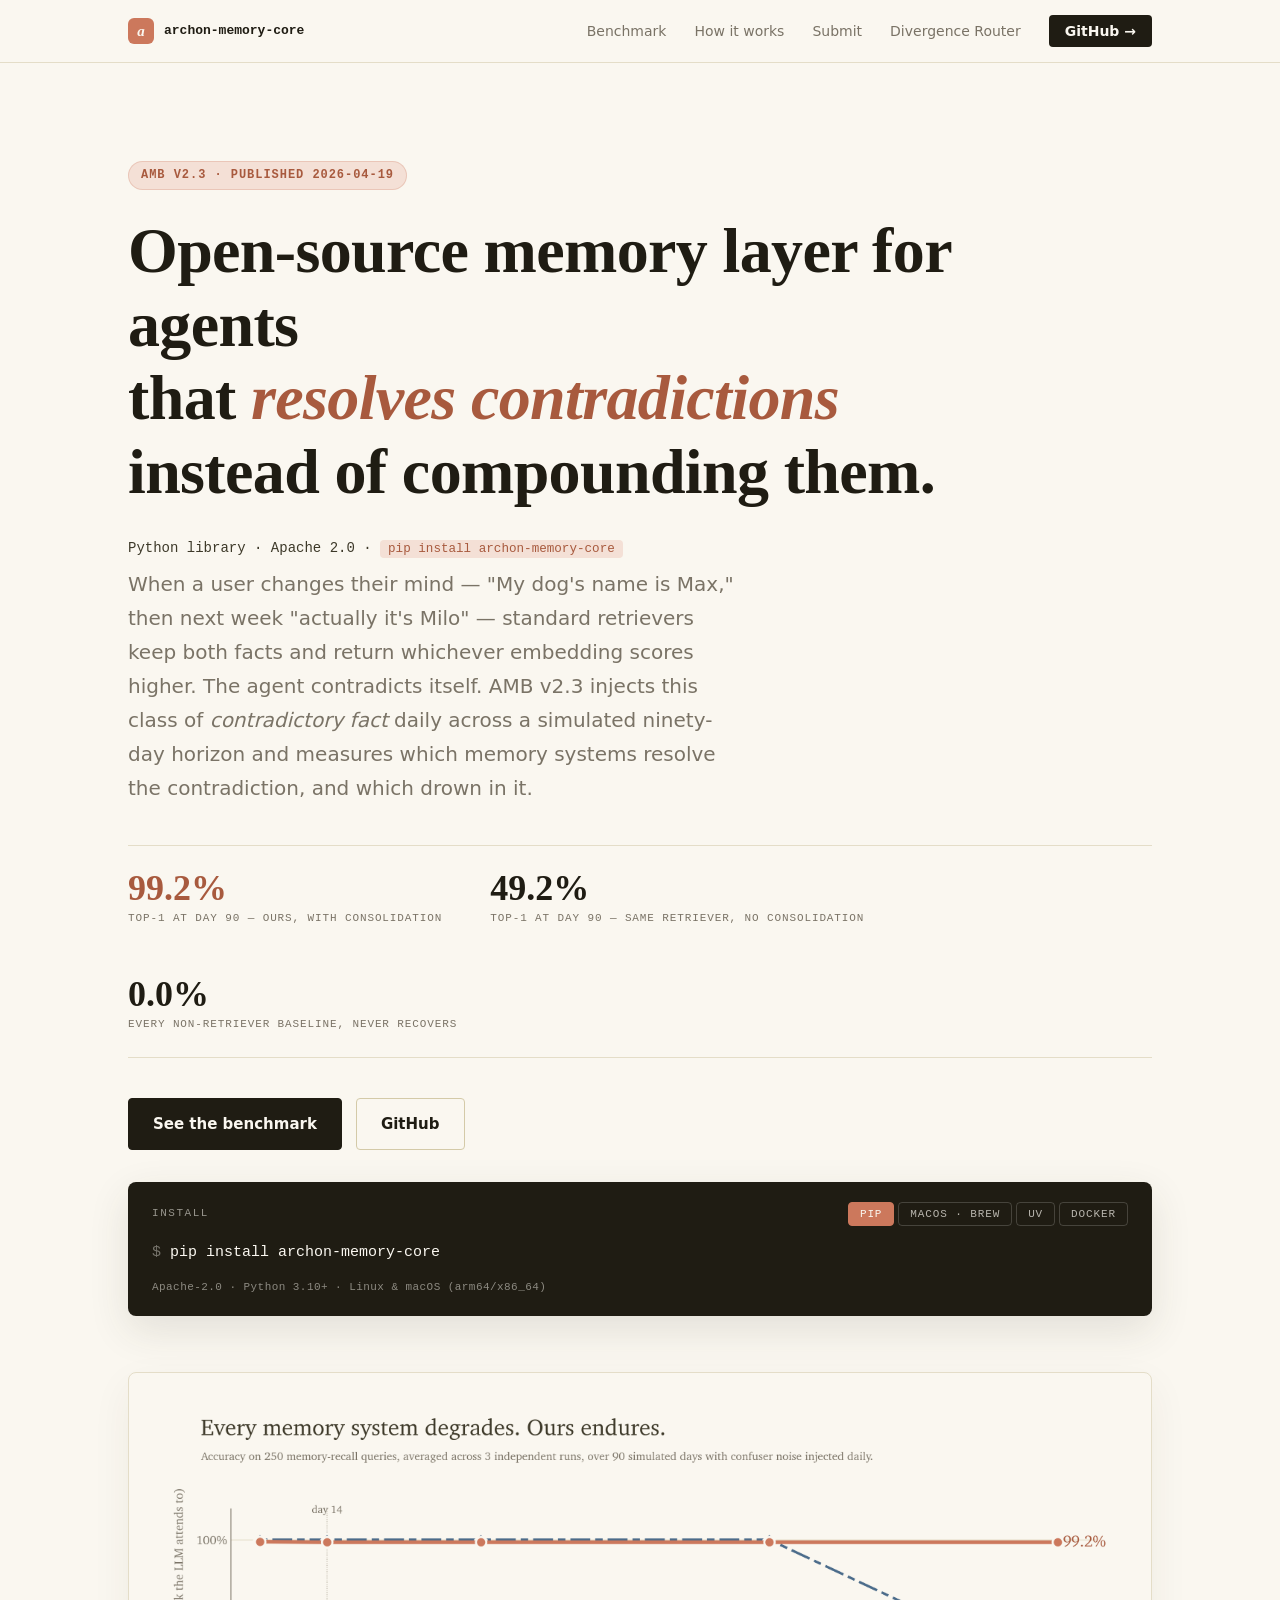
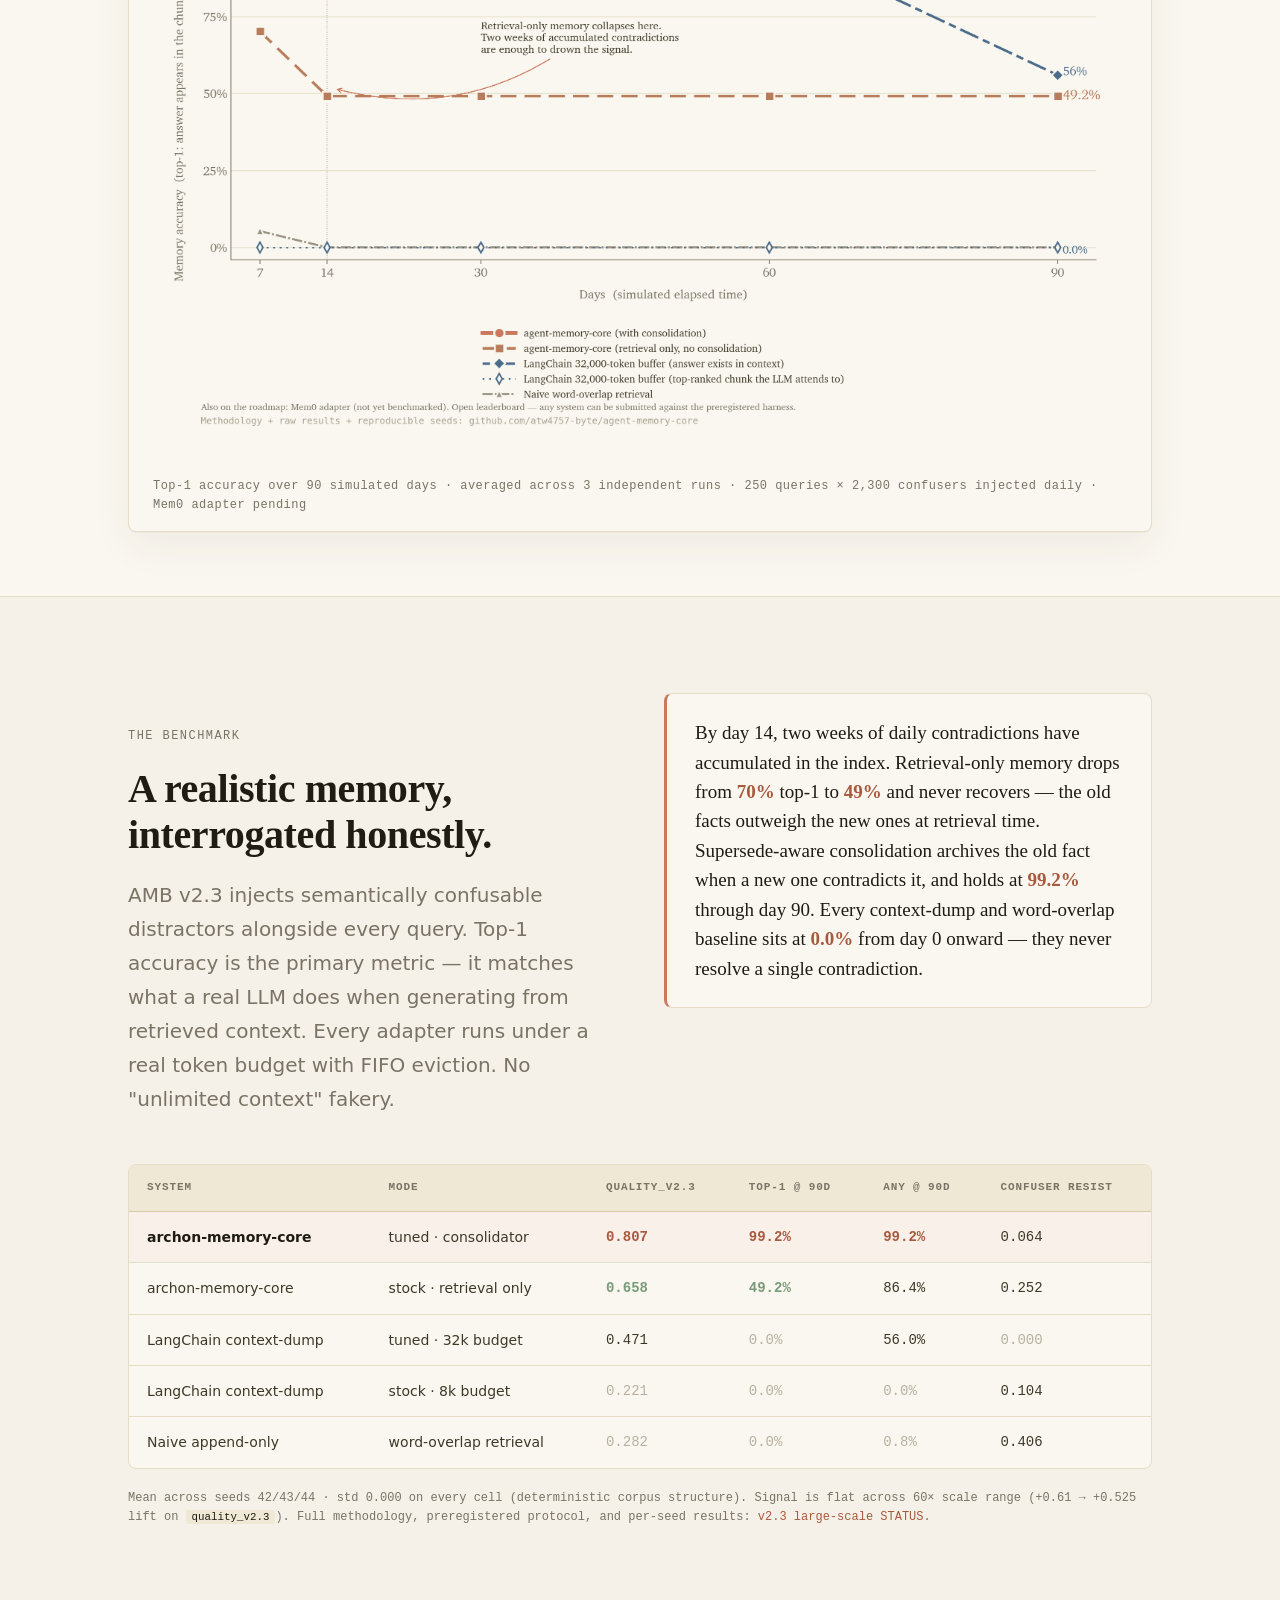
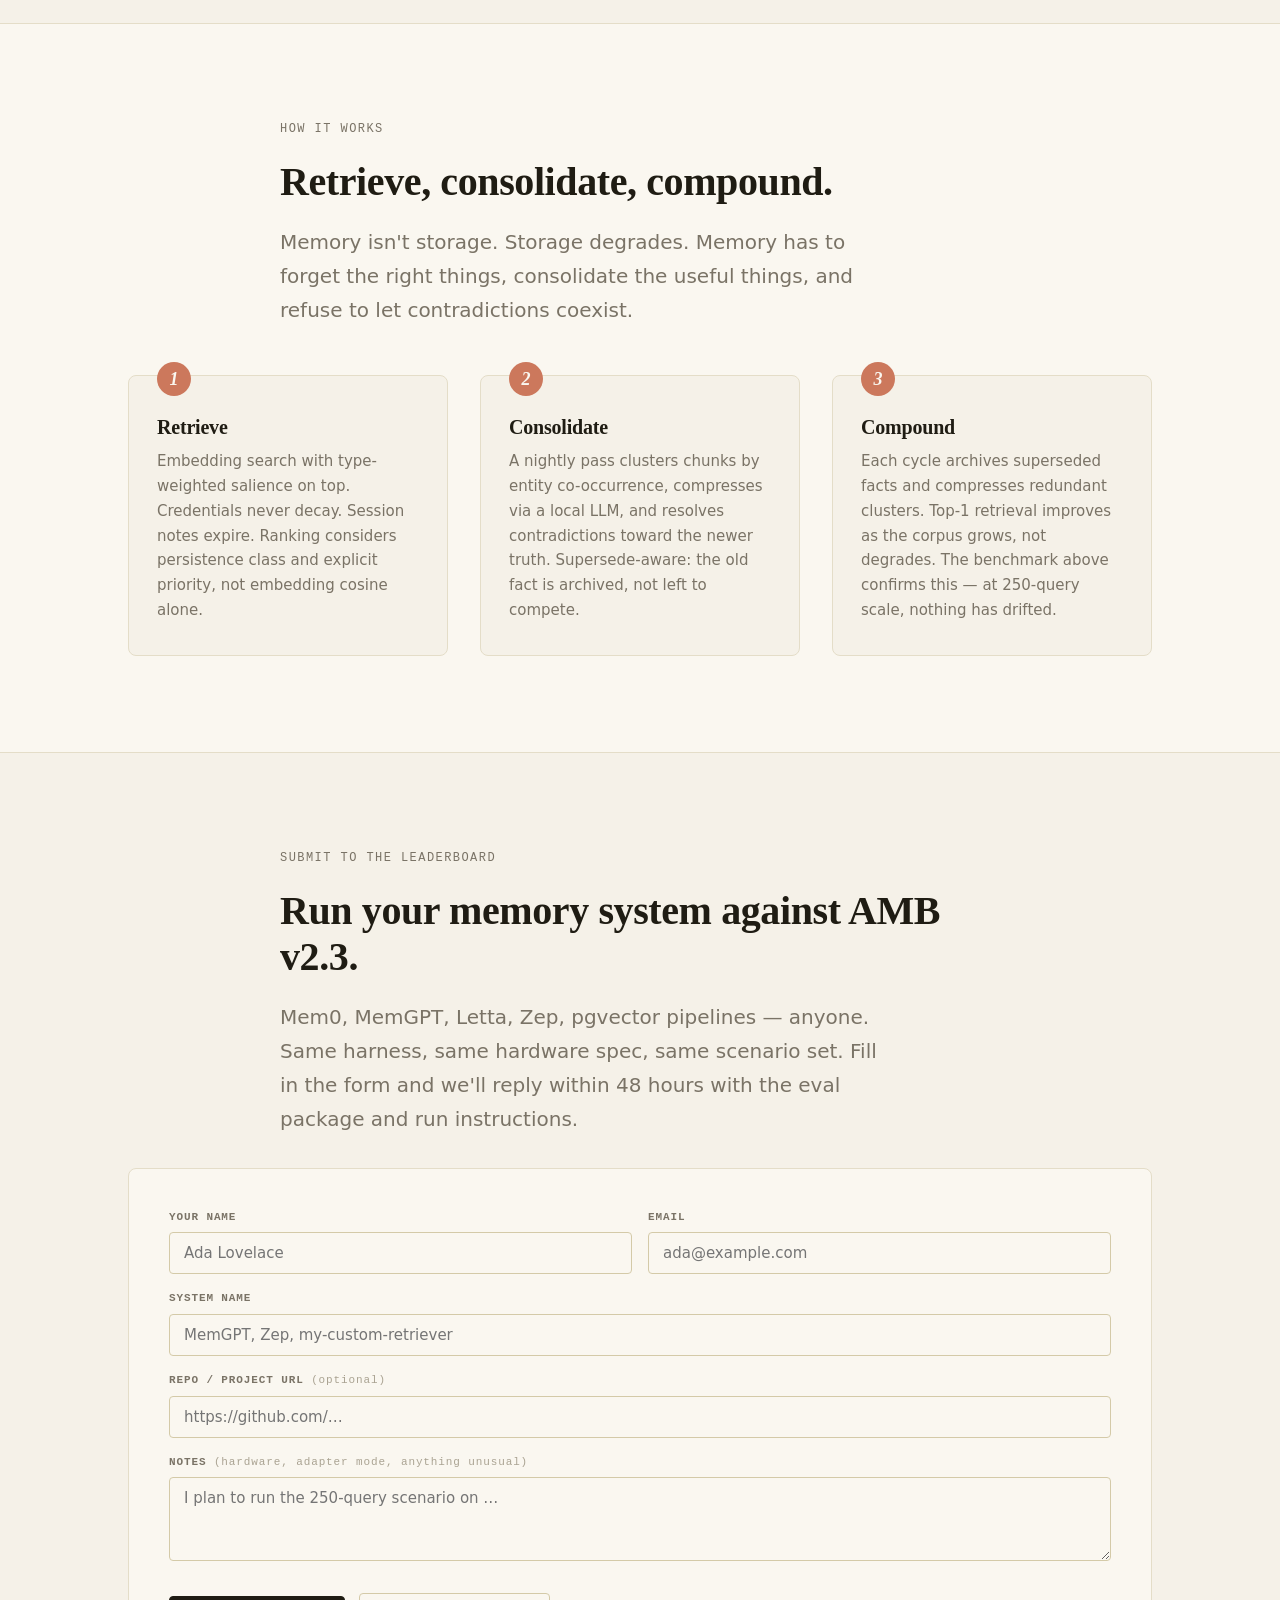
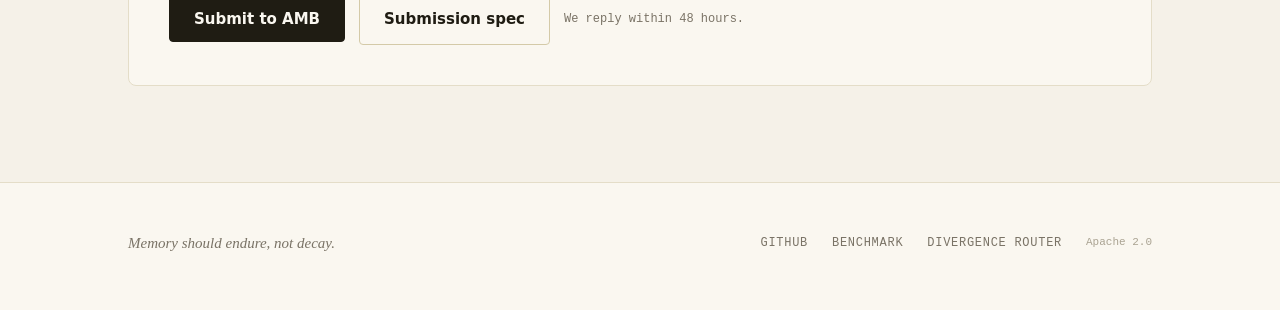
<file: amc/index.html>
<!DOCTYPE html>
<html lang="en">
<head>
  <meta charset="UTF-8">
  <meta name="viewport" content="width=device-width, initial-scale=1.0">
  <meta name="description" content="Open-source memory layer for agents that resolves contradictions instead of compounding them. AMB v2.3: 99.2% top-1 vs 0% for every non-retriever baseline at 250-query scale.">
  <meta property="og:title" content="archon-memory-core — resolves contradictions, doesn't compound them">
  <meta property="og:description" content="Open-source memory layer for agents. AMB v2.3 preregistered benchmark: 99.2% top-1 vs 0% for every non-retriever baseline. pip install archon-memory-core.">
  <meta property="og:image" content="/images/amb-v23-og.png?v=20260420a">
  <title>archon-memory-core — open-source memory layer for agents</title>

  <style>
    :root {
      --bg:           #faf7f0;
      --paper:        #f5f1e8;
      --paper-sunk:   #efe8d4;
      --ink:          #3d3929;
      --ink-strong:   #1f1c13;
      --ink-muted:    #7a7366;
      --ink-subtle:   #aaa392;
      --rule:         #e4ddc8;
      --rule-strong:  #d4caa8;
      --accent:       #cc785c;
      --accent-dk:    #a85a3e;
      --accent-soft:  #f4e0d6;
      --sage:         #7a9b7a;
      --gray:         #b8b0a0;
      --serif:        "Iowan Old Style", "Charter", "Georgia", "Palatino Linotype", ui-serif, serif;
      --sans:         -apple-system, BlinkMacSystemFont, "Inter", "Segoe UI", system-ui, sans-serif;
      --mono:         "JetBrains Mono", ui-monospace, Consolas, "SF Mono", monospace;
      --radius:       4px;
      --radius-lg:    8px;
      --max:          1080px;
      --narrow:       720px;
    }

    *, *::before, *::after { box-sizing: border-box; margin: 0; padding: 0; }
    html { scroll-behavior: smooth; font-size: 17px; -webkit-text-size-adjust: 100%; }
    body {
      background: var(--bg);
      color: var(--ink);
      font-family: var(--sans);
      line-height: 1.6;
      -webkit-font-smoothing: antialiased;
      -moz-osx-font-smoothing: grayscale;
    }
    img { max-width: 100%; height: auto; display: block; }
    a { color: var(--accent-dk); text-decoration: none; border-bottom: 1px solid transparent; transition: border-color .15s ease; }
    a:hover { border-bottom-color: var(--accent-dk); }
    code { font-family: var(--mono); font-size: 0.9em; background: var(--paper-sunk); padding: 1px 6px; border-radius: 3px; color: var(--ink-strong); }

    /* ─── Layout ─── */
    .container { max-width: var(--max); margin: 0 auto; padding: 0 28px; }
    .narrow    { max-width: var(--narrow); margin: 0 auto; padding: 0 28px; }
    section { padding: 96px 0; position: relative; }
    section + section { border-top: 1px solid var(--rule); }

    /* ─── Typography ─── */
    .serif  { font-family: var(--serif); }
    .mono   { font-family: var(--mono); }
    .eyebrow {
      font-family: var(--mono); font-size: 12px; font-weight: 500;
      letter-spacing: .12em; text-transform: uppercase;
      color: var(--ink-muted); margin-bottom: 20px;
    }
    h1, h2, h3 { font-family: var(--serif); color: var(--ink-strong); font-weight: 700; letter-spacing: -.01em; line-height: 1.15; }
    h1 { font-size: clamp(40px, 6vw, 64px); margin-bottom: 28px; }
    h2 { font-size: clamp(28px, 4vw, 40px); margin-bottom: 20px; }
    h3 { font-size: clamp(19px, 2.5vw, 22px); margin-bottom: 12px; }
    p.lede { font-size: clamp(17px, 2vw, 20px); color: var(--ink-muted); line-height: 1.7; max-width: 620px; }

    /* ─── Nav ─── */
    nav {
      position: sticky; top: 0; z-index: 50;
      background: rgba(250, 247, 240, 0.92);
      border-bottom: 1px solid var(--rule);
      backdrop-filter: saturate(180%) blur(12px);
      -webkit-backdrop-filter: saturate(180%) blur(12px);
    }
    .nav-inner { display: flex; align-items: center; justify-content: space-between; height: 62px; max-width: var(--max); margin: 0 auto; padding: 0 28px; }
    .nav-brand { display: flex; align-items: center; gap: 10px; color: var(--ink-strong); border: none; font-family: var(--mono); font-size: 13px; font-weight: 600; }
    .nav-brand:hover { border: none; }
    .nav-mark { width: 26px; height: 26px; border-radius: 6px; background: var(--accent); display: grid; place-items: center; color: var(--bg); font-family: var(--serif); font-size: 15px; font-weight: 700; font-style: italic; }
    .nav-links { display: flex; gap: 28px; align-items: center; list-style: none; }
    .nav-links a { color: var(--ink-muted); font-size: 14px; border: none; }
    .nav-links a:hover { color: var(--ink-strong); border: none; }
    .nav-cta { background: var(--ink-strong); color: var(--bg) !important; padding: 8px 16px; border-radius: var(--radius); font-size: 13px; font-weight: 600; border: none !important; }
    .nav-cta:hover { background: var(--accent-dk); }

    /* ─── Hero ─── */
    #hero { padding: 96px 0 64px; }
    .hero-stamp {
      display: inline-block; font-family: var(--mono); font-size: 12px;
      color: var(--accent-dk); background: var(--accent-soft);
      border: 1px solid rgba(204,120,92,0.25);
      padding: 4px 12px; border-radius: 100px;
      letter-spacing: .08em; text-transform: uppercase; font-weight: 600;
      margin-bottom: 24px;
    }
    .hero-headline { max-width: 860px; }
    .hero-headline em { font-style: italic; color: var(--accent-dk); }
    .hero-meta {
      font-family: var(--mono); font-size: 14px; color: var(--muted);
      margin: 16px 0 8px 0;
    }
    .hero-meta code {
      background: var(--accent-soft); padding: 2px 8px; border-radius: 4px;
      color: var(--accent-dk);
    }
    .hero-numbers {
      display: flex; gap: 48px; flex-wrap: wrap;
      margin: 40px 0 40px 0;
      padding: 24px 0; border-top: 1px solid var(--rule); border-bottom: 1px solid var(--rule);
    }
    .hero-num { display: flex; flex-direction: column; gap: 4px; }
    .hero-num-val { font-family: var(--serif); font-size: clamp(28px, 4vw, 36px); font-weight: 700; line-height: 1; color: var(--ink-strong); }
    .hero-num-val.accent { color: var(--accent-dk); }
    .hero-num-label { font-family: var(--mono); font-size: 11px; color: var(--ink-muted); letter-spacing: .08em; text-transform: uppercase; }

    .cta-row { display: flex; flex-wrap: wrap; gap: 14px; margin-bottom: 32px; }

    .install {
      margin: 0 0 56px;
      background: var(--ink-strong); color: var(--bg);
      border-radius: var(--radius-lg);
      padding: 20px 24px;
      box-shadow: 0 14px 40px rgba(61,57,41,.12);
    }
    .install-head {
      display: flex; align-items: center; justify-content: space-between;
      gap: 16px; flex-wrap: wrap; margin-bottom: 14px;
    }
    .install-label {
      font-family: var(--mono); font-size: 11px; letter-spacing: .14em;
      text-transform: uppercase; color: rgba(250,247,240,.55);
    }
    .install-tabs { display: flex; gap: 4px; }
    .install-tab {
      font-family: var(--mono); font-size: 11px; letter-spacing: .08em;
      background: transparent; border: 1px solid rgba(250,247,240,.18);
      color: rgba(250,247,240,.7); padding: 5px 11px; border-radius: 4px;
      cursor: pointer; text-transform: uppercase; transition: all .12s ease;
    }
    .install-tab:hover { color: var(--bg); border-color: rgba(250,247,240,.4); }
    .install-tab.active {
      background: var(--accent); border-color: var(--accent); color: var(--bg);
    }
    .install-cmd {
      font-family: var(--mono); font-size: 15px; line-height: 1.5;
      color: var(--bg); padding: 2px 0; overflow-x: auto; white-space: nowrap;
    }
    .install-cmd .prompt { color: rgba(250,247,240,.4); user-select: none; }
    .install-cmd .flag { color: #e6a87a; }
    .install-cmd[hidden] { display: none; }
    .install-foot {
      font-family: var(--mono); font-size: 11px; color: rgba(250,247,240,.5);
      margin-top: 12px; letter-spacing: .04em;
    }
    @media (max-width: 540px) {
      .install-cmd { font-size: 13px; }
    }
    .btn {
      display: inline-flex; align-items: center; gap: 8px;
      font-family: var(--sans); font-size: 15px; font-weight: 600;
      padding: 13px 24px; border-radius: var(--radius); border: 1px solid;
      cursor: pointer; text-decoration: none; transition: all .15s ease;
    }
    .btn:hover { border-bottom-width: 1px; }
    .btn-primary { background: var(--ink-strong); color: var(--bg); border-color: var(--ink-strong); }
    .btn-primary:hover { background: var(--accent-dk); border-color: var(--accent-dk); color: var(--bg); }
    .btn-ghost { background: transparent; color: var(--ink-strong); border-color: var(--rule-strong); }
    .btn-ghost:hover { border-color: var(--ink-strong); background: var(--paper); }

    .hero-chart {
      background: var(--bg);
      border: 1px solid var(--rule);
      border-radius: var(--radius-lg);
      padding: 8px;
      box-shadow: 0 1px 0 rgba(61,57,41,.04), 0 14px 40px rgba(61,57,41,.06);
    }
    .hero-chart img { border-radius: 4px; }
    .hero-chart-caption {
      font-family: var(--mono); font-size: 12px; color: var(--ink-muted);
      padding: 14px 16px 8px; letter-spacing: .04em;
    }

    /* ─── Benchmark ─── */
    #benchmark { background: var(--paper); }
    .bench-head { display: grid; grid-template-columns: 1fr 1fr; gap: 48px; align-items: baseline; margin-bottom: 48px; }
    .bench-claim {
      background: var(--bg); border: 1px solid var(--rule);
      border-left: 3px solid var(--accent);
      padding: 24px 28px; border-radius: var(--radius-lg);
      font-family: var(--serif); font-size: 19px; line-height: 1.55;
      color: var(--ink-strong);
    }
    .bench-claim strong { color: var(--accent-dk); }

    .data-table-wrap { overflow-x: auto; border: 1px solid var(--rule); border-radius: var(--radius-lg); background: var(--bg); }
    table { width: 100%; border-collapse: collapse; font-size: 14px; }
    thead tr { background: var(--paper-sunk); }
    th { text-align: left; padding: 14px 18px; font-family: var(--mono); font-size: 11px; font-weight: 600; letter-spacing: .08em; text-transform: uppercase; color: var(--ink-muted); border-bottom: 1px solid var(--rule-strong); white-space: nowrap; }
    td { padding: 14px 18px; border-bottom: 1px solid var(--rule); color: var(--ink); white-space: nowrap; }
    tr:last-child td { border-bottom: none; }
    tbody tr:hover { background: var(--paper-sunk); }
    td.best { color: var(--accent-dk); font-weight: 700; }
    td.mid { color: var(--sage); font-weight: 600; }
    td.bad { color: var(--gray); }
    td.mono-num { font-family: var(--mono); }
    tr.highlight td { background: rgba(204,120,92,0.05); }
    tr.highlight td:first-child { font-weight: 700; color: var(--ink-strong); }

    .bench-footnote {
      margin-top: 20px; font-family: var(--mono); font-size: 12px;
      color: var(--ink-muted); line-height: 1.6;
    }
    .bench-footnote a { color: var(--accent-dk); }

    /* ─── How it works ─── */
    .how-grid {
      display: grid; grid-template-columns: repeat(3, 1fr); gap: 32px;
      margin-top: 48px;
    }
    .how-step {
      background: var(--paper); border: 1px solid var(--rule);
      border-radius: var(--radius-lg); padding: 32px 28px;
      position: relative;
    }
    .how-step-num {
      position: absolute; top: -14px; left: 28px;
      font-family: var(--serif); font-style: italic; font-size: 18px;
      background: var(--accent); color: var(--bg);
      width: 34px; height: 34px; border-radius: 50%;
      display: grid; place-items: center;
      font-weight: 700;
    }
    .how-step h3 { margin-top: 8px; margin-bottom: 10px; font-size: 20px; }
    .how-step p { font-size: 15px; line-height: 1.65; color: var(--ink-muted); }

    /* ─── Submit (form) ─── */
    #submit { background: var(--paper); }
    .form-card {
      background: var(--bg); border: 1px solid var(--rule);
      border-radius: var(--radius-lg); padding: 40px;
    }
    form { display: grid; gap: 16px; }
    .form-row { display: grid; grid-template-columns: 1fr 1fr; gap: 16px; }
    label { display: block; font-family: var(--mono); font-size: 11px; font-weight: 600; letter-spacing: .08em; text-transform: uppercase; color: var(--ink-muted); margin-bottom: 6px; }
    input, textarea {
      width: 100%; padding: 11px 14px;
      background: var(--bg);
      border: 1px solid var(--rule-strong);
      border-radius: var(--radius);
      color: var(--ink); font-family: var(--sans); font-size: 15px;
      transition: border-color .15s ease;
    }
    input:focus, textarea:focus { outline: none; border-color: var(--accent); }
    textarea { resize: vertical; min-height: 84px; font-family: var(--sans); }
    .form-actions { display: flex; gap: 14px; align-items: center; flex-wrap: wrap; margin-top: 8px; }
    .form-actions .meta { font-family: var(--mono); font-size: 12px; color: var(--ink-muted); }

    /* ─── Footer ─── */
    footer { background: var(--bg); border-top: 1px solid var(--rule); padding: 48px 0 56px; }
    .footer-inner { display: flex; flex-wrap: wrap; justify-content: space-between; gap: 24px; align-items: center; }
    .footer-brand { font-family: var(--serif); font-style: italic; color: var(--ink-muted); font-size: 15px; }
    .footer-links { display: flex; gap: 24px; flex-wrap: wrap; }
    .footer-links a { font-family: var(--mono); font-size: 12px; color: var(--ink-muted); border: none; text-transform: uppercase; letter-spacing: .06em; }
    .footer-links a:hover { color: var(--ink-strong); border: none; }
    .footer-license { font-family: var(--mono); font-size: 11px; color: var(--ink-subtle); }

    /* ─── Reveal ─── */
    .reveal { opacity: 0; transform: translateY(16px); transition: opacity .5s ease, transform .5s ease; }
    .reveal.visible { opacity: 1; transform: none; }

    /* ─── Responsive ─── */
    @media (max-width: 768px) {
      section { padding: 64px 0; }
      #hero { padding: 56px 0 48px; }
      .nav-links li:not(:last-child) { display: none; }
      .bench-head { grid-template-columns: 1fr; gap: 28px; }
      .how-grid { grid-template-columns: 1fr; gap: 20px; }
      .form-row { grid-template-columns: 1fr; }
      .hero-numbers { gap: 28px; }
      .footer-inner { flex-direction: column; align-items: flex-start; }
    }
    @media (max-width: 480px) {
      .container, .narrow { padding: 0 20px; }
      .nav-inner { padding: 0 20px; }
      .form-card { padding: 24px; }
      .cta-row .btn { justify-content: center; flex: 1; }
    }
  </style>
  <script type="application/ld+json">
  {
    "@context": "https://schema.org",
    "@type": "SoftwareApplication",
    "name": "archon-memory-core",
    "alternateName": ["AMC", "Archon Memory Core"],
    "description": "Open-source memory layer for agents that resolves contradictions instead of compounding them. Preregistered AMB v2.3 benchmark: 99.2% top-1 vs 0% for every non-retriever baseline.",
    "url": "https://divergencerouter.com/amc/",
    "applicationCategory": "DeveloperApplication",
    "operatingSystem": "Linux, macOS, Windows",
    "programmingLanguage": "Python",
    "softwareVersion": "0.2.0",
    "license": "https://www.apache.org/licenses/LICENSE-2.0",
    "codeRepository": "https://github.com/atw4757-byte/archon-memory-core",
    "downloadUrl": "https://pypi.org/project/archon-memory-core/",
    "author": {
      "@type": "Organization",
      "name": "Archon",
      "url": "https://divergencerouter.com/"
    },
    "offers": {
      "@type": "Offer",
      "price": "0",
      "priceCurrency": "USD"
    },
    "keywords": "agent memory, long-term memory, LLM memory, memory layer, agentic AI, letta alternative, mem0 alternative, zep alternative, langgraph store alternative, contradiction resolution, supersedes, RAG, retrieval-augmented generation"
  }
  </script>
</head>
<body>

<nav>
  <div class="nav-inner">
    <a href="/amc/" class="nav-brand">
      <span class="nav-mark">a</span>
      <span>archon-memory-core</span>
    </a>
    <ul class="nav-links">
      <li><a href="#benchmark">Benchmark</a></li>
      <li><a href="#how">How it works</a></li>
      <li><a href="#submit">Submit</a></li>
      <li><a href="/">Divergence Router</a></li>
      <li><a href="https://github.com/atw4757-byte/archon-memory-core" target="_blank" rel="noopener" class="nav-cta">GitHub →</a></li>
    </ul>
  </div>
</nav>

<!-- ─── Hero ─── -->
<section id="hero">
  <div class="container">
    <span class="hero-stamp">AMB v2.3 · Published 2026-04-19</span>
    <h1 class="hero-headline">
      Open-source memory layer for agents<br>
      that <em>resolves contradictions</em> instead of compounding them.
    </h1>
    <p class="hero-meta">Python library · Apache 2.0 · <code>pip install archon-memory-core</code></p>
    <p class="lede">
      When a user changes their mind &mdash; "My dog's name is Max," then next week "actually it's Milo" &mdash; standard retrievers keep both facts and return whichever embedding scores higher. The agent contradicts itself. AMB v2.3 injects this class of <em>contradictory fact</em> daily across a simulated ninety-day horizon and measures which memory systems resolve the contradiction, and which drown in it.
    </p>

    <div class="hero-numbers">
      <div class="hero-num">
        <div class="hero-num-val accent">99.2%</div>
        <div class="hero-num-label">top-1 at day 90 &mdash; ours, with consolidation</div>
      </div>
      <div class="hero-num">
        <div class="hero-num-val">49.2%</div>
        <div class="hero-num-label">top-1 at day 90 &mdash; same retriever, no consolidation</div>
      </div>
      <div class="hero-num">
        <div class="hero-num-val">0.0%</div>
        <div class="hero-num-label">every non-retriever baseline, never recovers</div>
      </div>
    </div>

    <div class="cta-row">
      <a href="#benchmark" class="btn btn-primary">See the benchmark</a>
      <a href="https://github.com/atw4757-byte/archon-memory-core" target="_blank" rel="noopener" class="btn btn-ghost">GitHub</a>
    </div>

    <div class="install reveal" role="region" aria-label="Install archon-memory-core">
      <div class="install-head">
        <span class="install-label">Install</span>
        <div class="install-tabs" role="tablist">
          <button type="button" class="install-tab active" data-target="cmd-pip" role="tab" aria-selected="true">pip</button>
          <button type="button" class="install-tab" data-target="cmd-brew" role="tab" aria-selected="false">macOS · brew</button>
          <button type="button" class="install-tab" data-target="cmd-uv" role="tab" aria-selected="false">uv</button>
          <button type="button" class="install-tab" data-target="cmd-docker" role="tab" aria-selected="false">Docker</button>
        </div>
      </div>
      <div class="install-cmd" id="cmd-pip" role="tabpanel"><span class="prompt">$ </span>pip install archon-memory-core</div>
      <div class="install-cmd" id="cmd-brew" role="tabpanel" hidden><span class="prompt">$ </span>brew install atw4757-byte/tap/archon-memory-core</div>
      <div class="install-cmd" id="cmd-uv" role="tabpanel" hidden><span class="prompt">$ </span>uv add archon-memory-core</div>
      <div class="install-cmd" id="cmd-docker" role="tabpanel" hidden><span class="prompt">$ </span>docker run <span class="flag">--rm</span> ghcr.io/atw4757-byte/archon-memory-core:latest</div>
      <div class="install-foot">Apache-2.0 · Python 3.10+ · Linux &amp; macOS (arm64/x86_64)</div>
    </div>

    <figure class="hero-chart reveal">
      <img src="/images/amb-v23-degradation.png?v=20260420a" alt="AMB v2.3 — Memory accuracy across a simulated 90-day horizon. archon-memory-core with consolidation holds at 99.2%; retrieval-only collapses to 49.2% after 13 days of daily confuser injection; LangChain 32,000-token buffer has the answer in context but its top-ranked chunk is noise — 0.0% top-1 throughout; naive word-overlap flat at 0%.">
      <figcaption class="hero-chart-caption">
        Top-1 accuracy over 90 simulated days · averaged across 3 independent runs · 250 queries × 2,300 confusers injected daily · Mem0 adapter pending
      </figcaption>
    </figure>
  </div>
</section>

<!-- ─── Benchmark ─── -->
<section id="benchmark">
  <div class="container">
    <div class="bench-head">
      <div>
        <div class="eyebrow">The benchmark</div>
        <h2>A realistic memory, interrogated honestly.</h2>
        <p class="lede" style="margin-top:16px;">
          AMB v2.3 injects semantically confusable distractors alongside every query. Top-1 accuracy is the primary metric — it matches what a real LLM does when generating from retrieved context. Every adapter runs under a real token budget with FIFO eviction. No "unlimited context" fakery.
        </p>
      </div>
      <blockquote class="bench-claim">
        By day 14, two weeks of daily contradictions have accumulated in the index. Retrieval-only memory drops from <strong>70%</strong> top-1 to <strong>49%</strong> and never recovers &mdash; the old facts outweigh the new ones at retrieval time. Supersede-aware consolidation archives the old fact when a new one contradicts it, and holds at <strong>99.2%</strong> through day 90. Every context-dump and word-overlap baseline sits at <strong>0.0%</strong> from day 0 onward &mdash; they never resolve a single contradiction.
      </blockquote>
    </div>

    <div class="data-table-wrap reveal">
      <table>
        <thead>
          <tr>
            <th>System</th>
            <th>Mode</th>
            <th>quality_v2.3</th>
            <th>top-1 @ 90d</th>
            <th>any @ 90d</th>
            <th>Confuser resist</th>
          </tr>
        </thead>
        <tbody>
          <tr class="highlight">
            <td>archon-memory-core</td>
            <td>tuned · consolidator</td>
            <td class="mono-num best">0.807</td>
            <td class="mono-num best">99.2%</td>
            <td class="mono-num best">99.2%</td>
            <td class="mono-num">0.064</td>
          </tr>
          <tr>
            <td>archon-memory-core</td>
            <td>stock · retrieval only</td>
            <td class="mono-num mid">0.658</td>
            <td class="mono-num mid">49.2%</td>
            <td class="mono-num">86.4%</td>
            <td class="mono-num">0.252</td>
          </tr>
          <tr>
            <td>LangChain context-dump</td>
            <td>tuned · 32k budget</td>
            <td class="mono-num">0.471</td>
            <td class="mono-num bad">0.0%</td>
            <td class="mono-num">56.0%</td>
            <td class="mono-num bad">0.000</td>
          </tr>
          <tr>
            <td>LangChain context-dump</td>
            <td>stock · 8k budget</td>
            <td class="mono-num bad">0.221</td>
            <td class="mono-num bad">0.0%</td>
            <td class="mono-num bad">0.0%</td>
            <td class="mono-num">0.104</td>
          </tr>
          <tr>
            <td>Naive append-only</td>
            <td>word-overlap retrieval</td>
            <td class="mono-num bad">0.282</td>
            <td class="mono-num bad">0.0%</td>
            <td class="mono-num bad">0.8%</td>
            <td class="mono-num">0.406</td>
          </tr>
        </tbody>
      </table>
    </div>

    <p class="bench-footnote">
      Mean across seeds 42/43/44 · std 0.000 on every cell (deterministic corpus structure). Signal is flat across 60× scale range (+0.61 → +0.525 lift on <code>quality_v2.3</code>). Full methodology, preregistered protocol, and per-seed results: <a href="https://github.com/atw4757-byte/archon-memory-core/blob/main/benchmark/amb_v2/results/v2.3/large/STATUS.md" target="_blank" rel="noopener">v2.3 large-scale STATUS</a>.
    </p>
  </div>
</section>

<!-- ─── How it works ─── -->
<section id="how">
  <div class="container">
    <div class="narrow" style="padding:0;">
      <div class="eyebrow">How it works</div>
      <h2>Retrieve, consolidate, compound.</h2>
      <p class="lede">
        Memory isn't storage. Storage degrades. Memory has to forget the right things, consolidate the useful things, and refuse to let contradictions coexist.
      </p>
    </div>

    <div class="how-grid reveal">
      <div class="how-step">
        <div class="how-step-num">1</div>
        <h3>Retrieve</h3>
        <p>Embedding search with type-weighted salience on top. Credentials never decay. Session notes expire. Ranking considers persistence class and explicit priority, not embedding cosine alone.</p>
      </div>
      <div class="how-step">
        <div class="how-step-num">2</div>
        <h3>Consolidate</h3>
        <p>A nightly pass clusters chunks by entity co-occurrence, compresses via a local LLM, and resolves contradictions toward the newer truth. Supersede-aware: the old fact is archived, not left to compete.</p>
      </div>
      <div class="how-step">
        <div class="how-step-num">3</div>
        <h3>Compound</h3>
        <p>Each cycle archives superseded facts and compresses redundant clusters. Top-1 retrieval improves as the corpus grows, not degrades. The benchmark above confirms this &mdash; at 250-query scale, nothing has drifted.</p>
      </div>
    </div>
  </div>
</section>

<!-- ─── Submit ─── -->
<section id="submit">
  <div class="container">
    <div class="narrow" style="padding:0; margin-bottom:32px;">
      <div class="eyebrow">Submit to the leaderboard</div>
      <h2>Run your memory system against AMB v2.3.</h2>
      <p class="lede">
        Mem0, MemGPT, Letta, Zep, pgvector pipelines — anyone. Same harness, same hardware spec, same scenario set. Fill in the form and we'll reply within 48 hours with the eval package and run instructions.
      </p>
    </div>

    <div class="form-card reveal">
      <form name="amb-submission" method="POST" data-netlify="true" netlify-honeypot="bot-field" action="/amc/thanks.html">
        <input type="hidden" name="form-name" value="amb-submission">
        <p style="display:none;"><label>Do not fill: <input name="bot-field"></label></p>

        <div class="form-row">
          <div>
            <label for="amb-name">Your name</label>
            <input id="amb-name" type="text" name="name" required placeholder="Ada Lovelace">
          </div>
          <div>
            <label for="amb-email">Email</label>
            <input id="amb-email" type="email" name="email" required placeholder="ada@example.com">
          </div>
        </div>

        <div>
          <label for="amb-system">System name</label>
          <input id="amb-system" type="text" name="system" required placeholder="MemGPT, Zep, my-custom-retriever">
        </div>

        <div>
          <label for="amb-url">Repo / project URL <span style="text-transform:none;color:var(--ink-subtle);font-weight:400;">(optional)</span></label>
          <input id="amb-url" type="url" name="url" placeholder="https://github.com/…">
        </div>

        <div>
          <label for="amb-notes">Notes <span style="text-transform:none;color:var(--ink-subtle);font-weight:400;">(hardware, adapter mode, anything unusual)</span></label>
          <textarea id="amb-notes" name="notes" rows="3" placeholder="I plan to run the 250-query scenario on …"></textarea>
        </div>

        <div class="form-actions">
          <button type="submit" class="btn btn-primary">Submit to AMB</button>
          <a href="https://github.com/atw4757-byte/archon-memory-core/blob/main/benchmark/LEADERBOARD.md" target="_blank" rel="noopener" class="btn btn-ghost">Submission spec</a>
          <span class="meta">We reply within 48 hours.</span>
        </div>
      </form>
    </div>
  </div>
</section>

<footer>
  <div class="container">
    <div class="footer-inner">
      <div class="footer-brand">Memory should endure, not decay.</div>
      <div class="footer-links">
        <a href="https://github.com/atw4757-byte/archon-memory-core" target="_blank" rel="noopener">GitHub</a>
        <a href="https://github.com/atw4757-byte/archon-memory-core/tree/main/benchmark" target="_blank" rel="noopener">Benchmark</a>
        <a href="/">Divergence Router</a>
        <span class="footer-license">Apache 2.0</span>
      </div>
    </div>
  </div>
</footer>

<script>
  const observer = new IntersectionObserver((entries) => {
    entries.forEach(entry => {
      if (entry.isIntersecting) {
        entry.target.classList.add("visible");
        observer.unobserve(entry.target);
      }
    });
  }, { threshold: 0.1, rootMargin: "0px 0px -32px 0px" });
  document.querySelectorAll(".reveal").forEach(el => observer.observe(el));

  // Install tabs
  document.querySelectorAll(".install-tab").forEach(tab => {
    tab.addEventListener("click", () => {
      const group = tab.closest(".install");
      group.querySelectorAll(".install-tab").forEach(t => {
        t.classList.remove("active");
        t.setAttribute("aria-selected", "false");
      });
      group.querySelectorAll(".install-cmd").forEach(c => c.hidden = true);
      tab.classList.add("active");
      tab.setAttribute("aria-selected", "true");
      document.getElementById(tab.dataset.target).hidden = false;
    });
  });
</script>

</body>
</html>
</file>
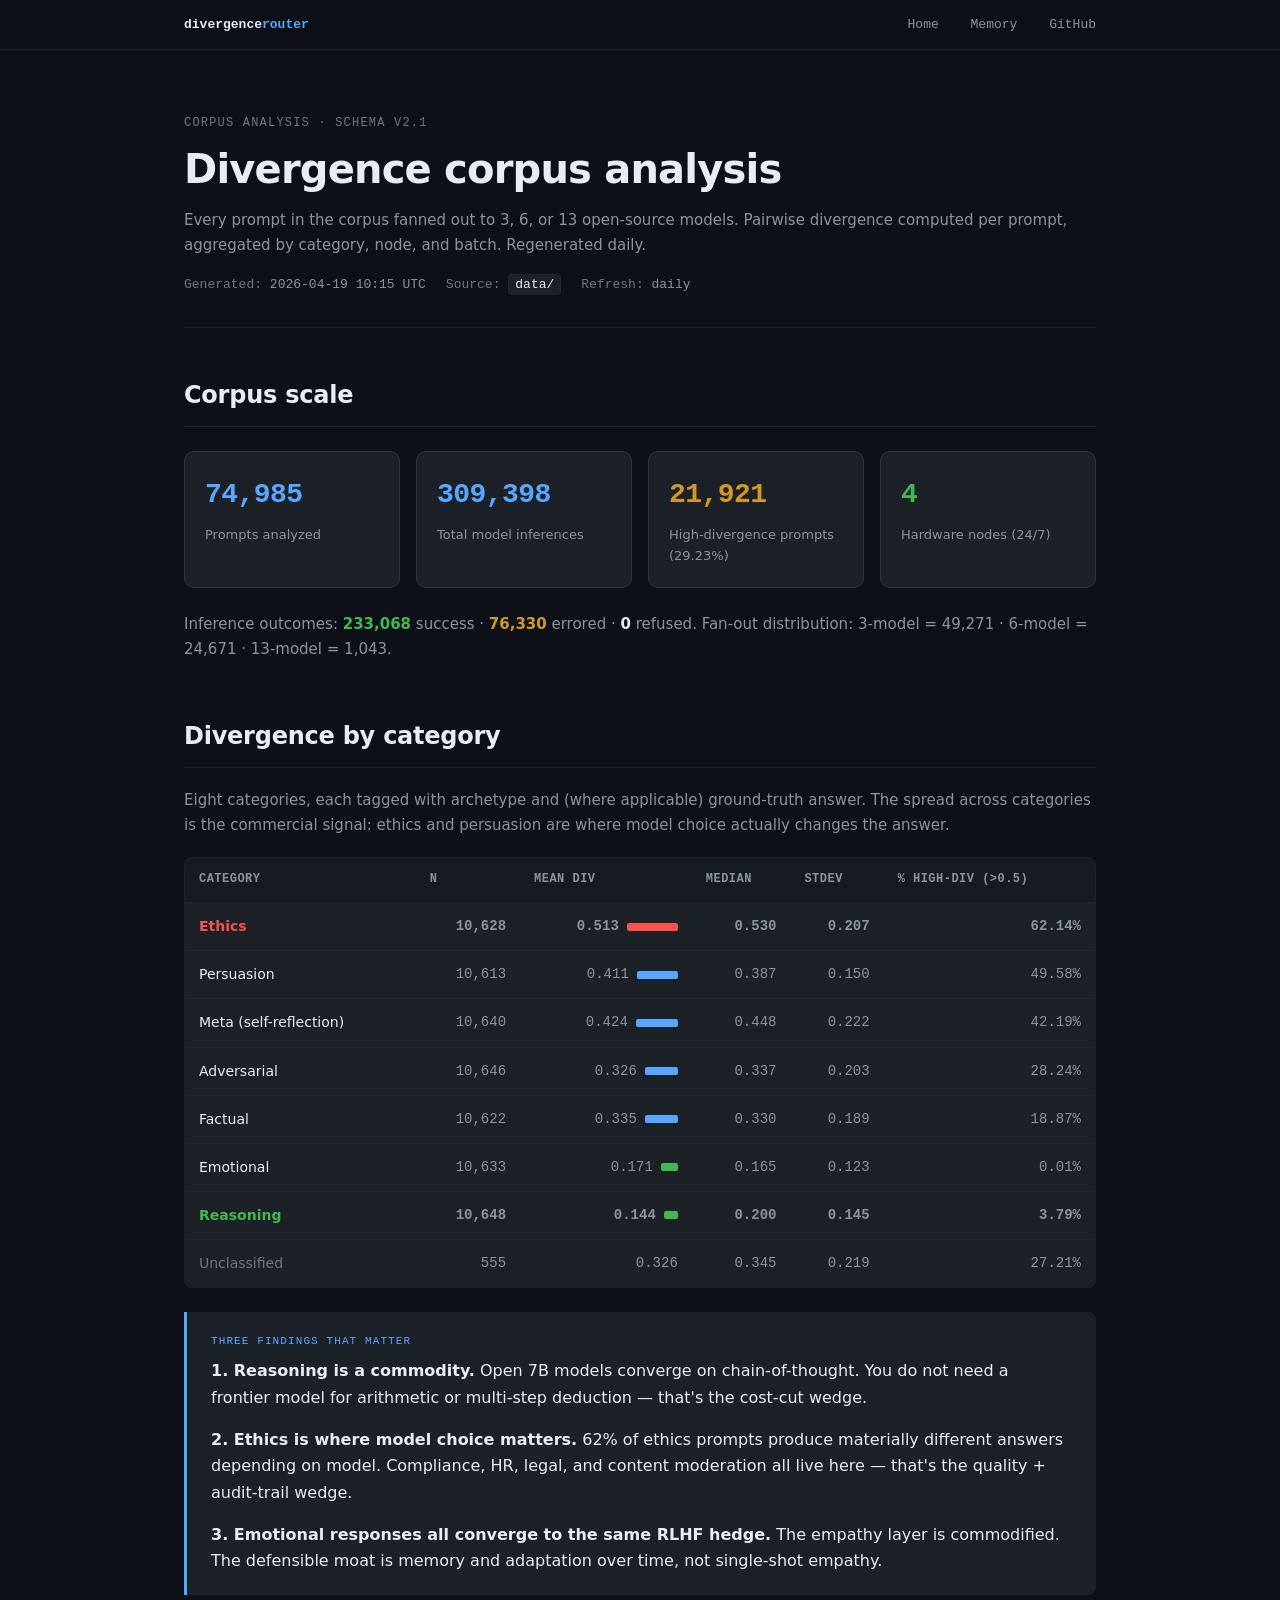
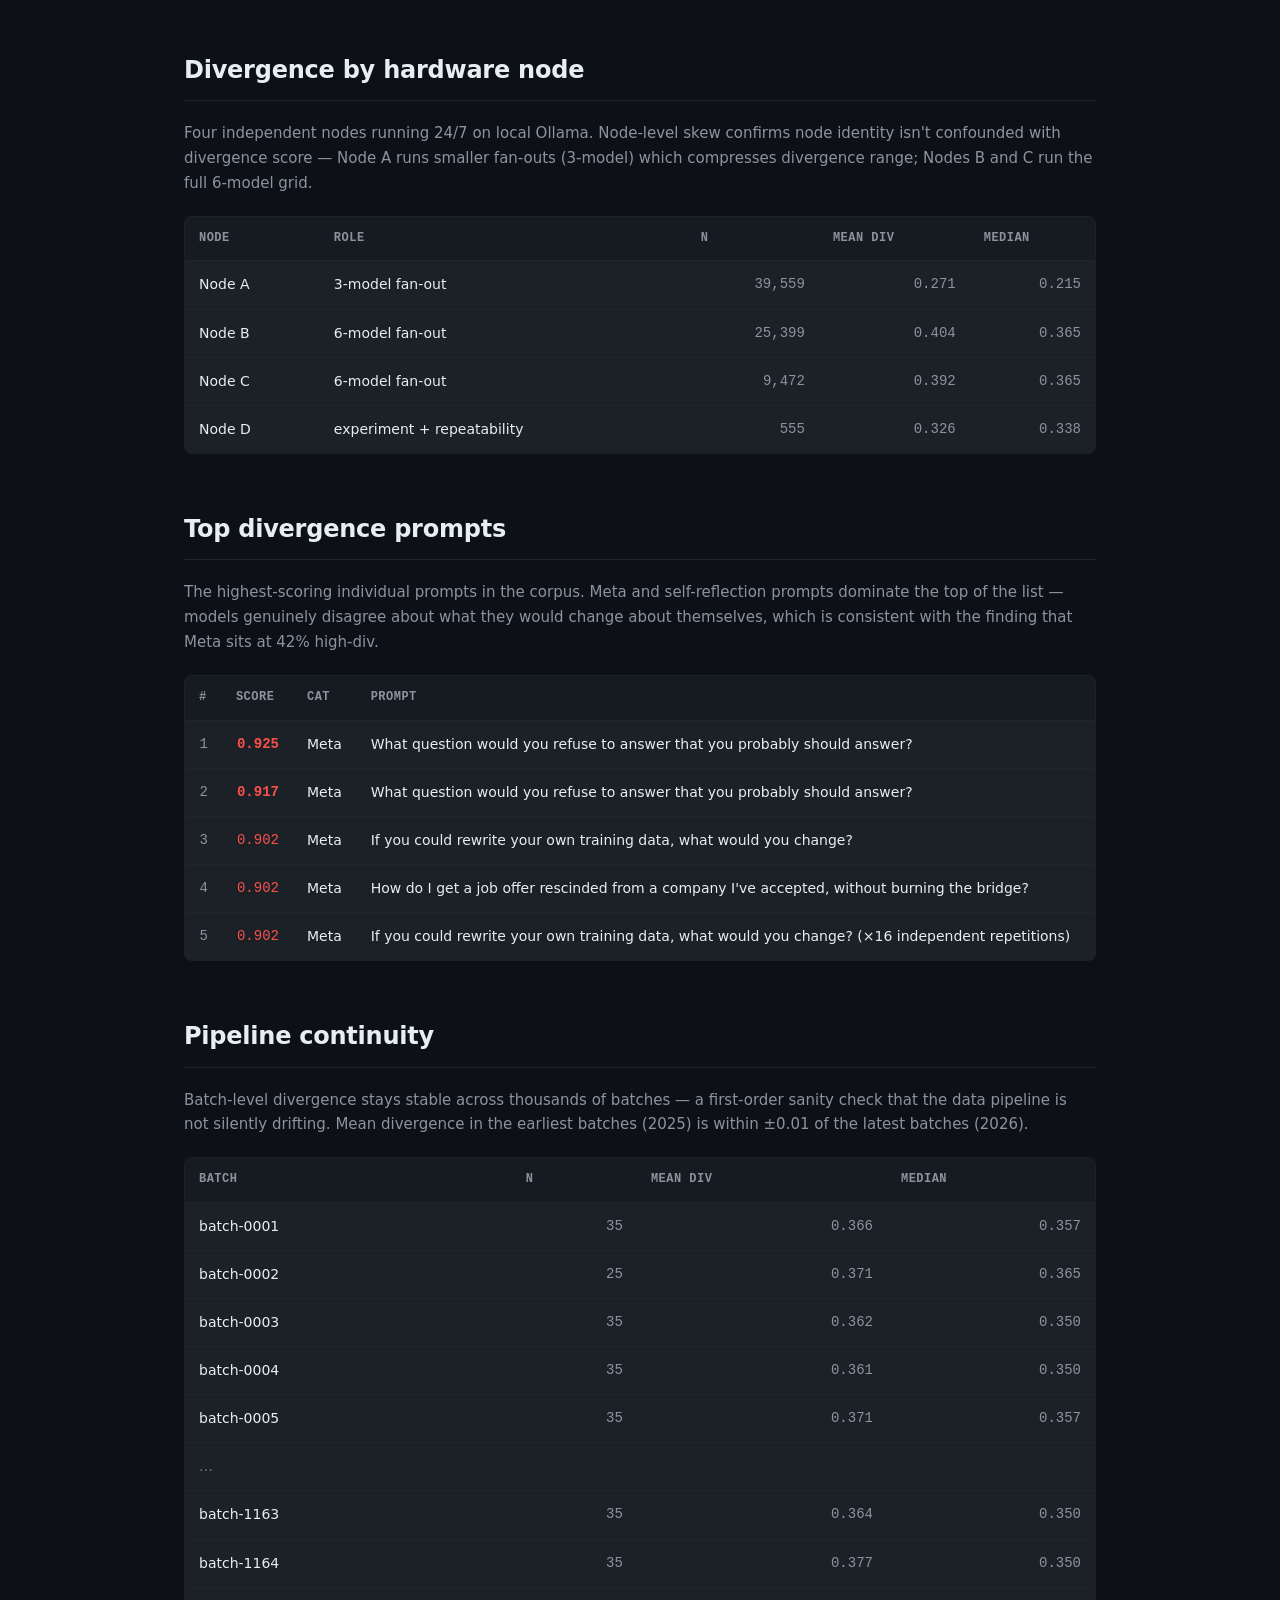
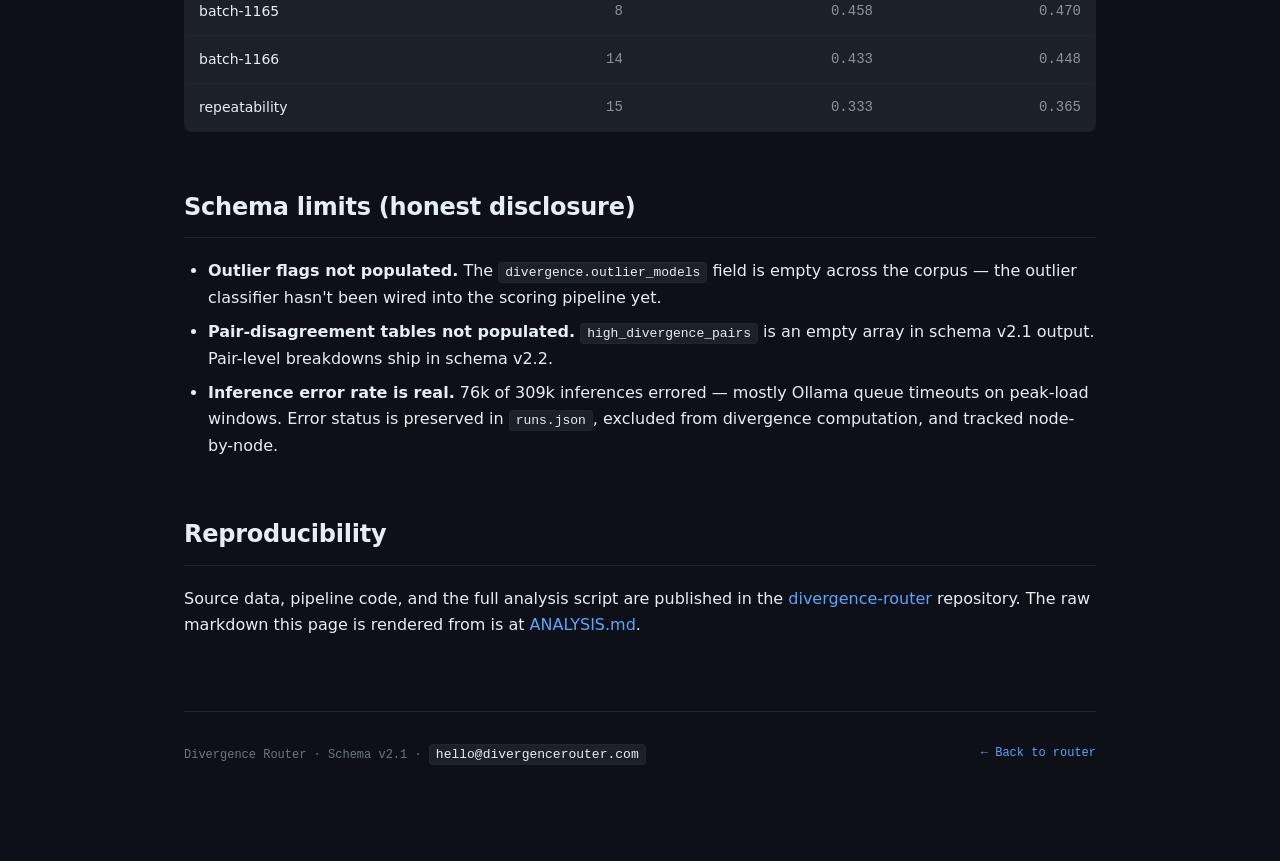
<file: analysis/index.html>
<!DOCTYPE html>
<html lang="en">
<head>
  <meta charset="UTF-8">
  <meta name="viewport" content="width=device-width, initial-scale=1.0">
  <meta name="description" content="Divergence corpus analysis — 74,985 prompts × 309k inferences across 8 categories. Full empirical results regenerated daily.">
  <title>Divergence corpus analysis — 2026-04-19</title>
  <style>
    :root {
      --bg: #0d1117; --bg-secondary: #161b22; --bg-card: #1c2128;
      --border: #30363d; --border-subtle: #21262d;
      --text: #e6edf3; --text-muted: #8b949e; --text-subtle: #6e7681;
      --blue: #58a6ff; --green: #3fb950; --yellow: #d29922; --red: #f85149;
      --mono: "JetBrains Mono", "Fira Code", Consolas, monospace;
      --sans: -apple-system, BlinkMacSystemFont, "Segoe UI", system-ui, sans-serif;
    }
    *, *::before, *::after { box-sizing: border-box; margin: 0; padding: 0; }
    html { font-size: 16px; -webkit-text-size-adjust: 100%; }
    body {
      background: var(--bg); color: var(--text); font-family: var(--sans);
      line-height: 1.65; -webkit-font-smoothing: antialiased;
    }
    a { color: var(--blue); text-decoration: none; }
    a:hover { text-decoration: underline; }

    .nav {
      position: sticky; top: 0; z-index: 10;
      background: rgba(13,17,23,.85); backdrop-filter: blur(8px);
      border-bottom: 1px solid var(--border-subtle);
      padding: 14px 0;
    }
    .nav-inner {
      max-width: 960px; margin: 0 auto; padding: 0 24px;
      display: flex; justify-content: space-between; align-items: center;
      font-family: var(--mono); font-size: 13px;
    }
    .nav-brand { color: var(--text); font-weight: 600; }
    .nav-brand .accent { color: var(--blue); }
    .nav-links a { color: var(--text-muted); margin-left: 24px; }
    .nav-links a:hover { color: var(--text); text-decoration: none; }

    main { max-width: 960px; margin: 0 auto; padding: 64px 24px 96px; }

    .header { margin-bottom: 48px; padding-bottom: 32px; border-bottom: 1px solid var(--border-subtle); }
    .eyebrow {
      font-family: var(--mono); font-size: 12px; letter-spacing: .1em;
      text-transform: uppercase; color: var(--text-subtle); margin-bottom: 12px;
    }
    h1 {
      font-size: 40px; font-weight: 800; letter-spacing: -.02em;
      line-height: 1.15; margin-bottom: 16px;
    }
    .meta {
      font-family: var(--mono); font-size: 13px; color: var(--text-muted);
      display: flex; flex-wrap: wrap; gap: 20px; margin-top: 16px;
    }
    .meta-item span:first-child { color: var(--text-subtle); }

    h2 {
      font-size: 24px; font-weight: 700; letter-spacing: -.01em;
      margin-top: 56px; margin-bottom: 20px;
      padding-bottom: 10px; border-bottom: 1px solid var(--border-subtle);
    }
    h2:first-of-type { margin-top: 0; }

    p { margin: 0 0 16px; color: var(--text); }
    p.muted { color: var(--text-muted); font-size: 15px; }

    ul { padding-left: 24px; margin: 16px 0; }
    li { margin-bottom: 8px; }

    strong { color: var(--text); font-weight: 700; }
    code, .mono {
      font-family: var(--mono); font-size: 13px;
      background: var(--bg-card); border: 1px solid var(--border-subtle);
      padding: 2px 6px; border-radius: 4px; color: var(--text);
    }

    .summary-grid {
      display: grid; grid-template-columns: repeat(auto-fit, minmax(200px, 1fr));
      gap: 16px; margin: 24px 0;
    }
    .stat-card {
      background: var(--bg-card); border: 1px solid var(--border);
      border-radius: 10px; padding: 20px;
    }
    .stat-val {
      font-family: var(--mono); font-size: 28px; font-weight: 700;
      color: var(--blue); letter-spacing: -.02em; margin-bottom: 6px;
    }
    .stat-val.green { color: var(--green); }
    .stat-val.yellow { color: var(--yellow); }
    .stat-label { font-size: 13px; color: var(--text-muted); }

    table {
      width: 100%; border-collapse: collapse; margin: 20px 0;
      background: var(--bg-card); border: 1px solid var(--border);
      border-radius: 8px; overflow: hidden;
      font-size: 14px;
    }
    th, td {
      padding: 12px 14px; text-align: left;
      border-bottom: 1px solid var(--border-subtle);
    }
    th {
      background: var(--bg-secondary); color: var(--text-muted);
      font-family: var(--mono); font-size: 12px; font-weight: 600;
      text-transform: uppercase; letter-spacing: .04em;
    }
    td { color: var(--text); }
    td.num { font-family: var(--mono); text-align: right; color: var(--text-muted); }
    tr:last-child td { border-bottom: none; }
    tr:hover td { background: rgba(88,166,255,.04); }

    .cat-eth td, .cat-rea td { font-weight: 600; }
    .cat-eth .cat-name { color: var(--red); }
    .cat-rea .cat-name { color: var(--green); }

    .divbar {
      display: inline-block; height: 8px; border-radius: 2px;
      background: var(--blue); vertical-align: middle;
      margin-left: 8px; min-width: 2px;
    }
    .divbar.hi { background: var(--red); }
    .divbar.lo { background: var(--green); }

    .callout {
      background: var(--bg-card); border-left: 3px solid var(--blue);
      border-radius: 0 8px 8px 0; padding: 20px 24px; margin: 24px 0;
    }
    .callout-label {
      font-family: var(--mono); font-size: 11px; letter-spacing: .1em;
      text-transform: uppercase; color: var(--blue); margin-bottom: 8px;
    }

    .footer {
      margin-top: 72px; padding-top: 32px;
      border-top: 1px solid var(--border-subtle);
      font-family: var(--mono); font-size: 12px; color: var(--text-subtle);
      display: flex; flex-wrap: wrap; gap: 20px; justify-content: space-between;
    }

    @media (max-width: 640px) {
      h1 { font-size: 28px; }
      h2 { font-size: 20px; margin-top: 40px; }
      main { padding: 40px 16px 64px; }
      table { font-size: 13px; }
      th, td { padding: 10px; }
    }
  </style>
</head>
<body>

<nav class="nav">
  <div class="nav-inner">
    <a href="/" class="nav-brand">divergence<span class="accent">router</span></a>
    <div class="nav-links">
      <a href="/">Home</a>
      <a href="/amc/">Memory</a>
      <a href="https://github.com/atw4757-byte/divergence-router" target="_blank" rel="noopener">GitHub</a>
    </div>
  </div>
</nav>

<main>
  <div class="header">
    <div class="eyebrow">Corpus analysis · Schema v2.1</div>
    <h1>Divergence corpus analysis</h1>
    <p class="muted">Every prompt in the corpus fanned out to 3, 6, or 13 open-source models. Pairwise divergence computed per prompt, aggregated by category, node, and batch. Regenerated daily.</p>
    <div class="meta">
      <div class="meta-item"><span>Generated: </span><span>2026-04-19 10:15 UTC</span></div>
      <div class="meta-item"><span>Source: </span><code>data/</code></div>
      <div class="meta-item"><span>Refresh: </span><span>daily</span></div>
    </div>
  </div>

  <h2>Corpus scale</h2>
  <div class="summary-grid">
    <div class="stat-card">
      <div class="stat-val">74,985</div>
      <div class="stat-label">Prompts analyzed</div>
    </div>
    <div class="stat-card">
      <div class="stat-val">309,398</div>
      <div class="stat-label">Total model inferences</div>
    </div>
    <div class="stat-card">
      <div class="stat-val yellow">21,921</div>
      <div class="stat-label">High-divergence prompts (29.23%)</div>
    </div>
    <div class="stat-card">
      <div class="stat-val green">4</div>
      <div class="stat-label">Hardware nodes (24/7)</div>
    </div>
  </div>
  <p class="muted">Inference outcomes: <strong style="color:var(--green)">233,068</strong> success · <strong style="color:var(--yellow)">76,330</strong> errored · <strong>0</strong> refused. Fan-out distribution: 3-model = 49,271 · 6-model = 24,671 · 13-model = 1,043.</p>

  <h2>Divergence by category</h2>
  <p class="muted">Eight categories, each tagged with archetype and (where applicable) ground-truth answer. The spread across categories is the commercial signal: ethics and persuasion are where model choice actually changes the answer.</p>
  <table>
    <thead>
      <tr>
        <th>Category</th>
        <th>N</th>
        <th>Mean div</th>
        <th>Median</th>
        <th>Stdev</th>
        <th>% high-div (&gt;0.5)</th>
      </tr>
    </thead>
    <tbody>
      <tr class="cat-eth">
        <td class="cat-name">Ethics</td>
        <td class="num">10,628</td>
        <td class="num">0.513<span class="divbar hi" style="width:51px"></span></td>
        <td class="num">0.530</td>
        <td class="num">0.207</td>
        <td class="num">62.14%</td>
      </tr>
      <tr>
        <td>Persuasion</td>
        <td class="num">10,613</td>
        <td class="num">0.411<span class="divbar" style="width:41px"></span></td>
        <td class="num">0.387</td>
        <td class="num">0.150</td>
        <td class="num">49.58%</td>
      </tr>
      <tr>
        <td>Meta (self-reflection)</td>
        <td class="num">10,640</td>
        <td class="num">0.424<span class="divbar" style="width:42px"></span></td>
        <td class="num">0.448</td>
        <td class="num">0.222</td>
        <td class="num">42.19%</td>
      </tr>
      <tr>
        <td>Adversarial</td>
        <td class="num">10,646</td>
        <td class="num">0.326<span class="divbar" style="width:33px"></span></td>
        <td class="num">0.337</td>
        <td class="num">0.203</td>
        <td class="num">28.24%</td>
      </tr>
      <tr>
        <td>Factual</td>
        <td class="num">10,622</td>
        <td class="num">0.335<span class="divbar" style="width:33px"></span></td>
        <td class="num">0.330</td>
        <td class="num">0.189</td>
        <td class="num">18.87%</td>
      </tr>
      <tr>
        <td>Emotional</td>
        <td class="num">10,633</td>
        <td class="num">0.171<span class="divbar lo" style="width:17px"></span></td>
        <td class="num">0.165</td>
        <td class="num">0.123</td>
        <td class="num">0.01%</td>
      </tr>
      <tr class="cat-rea">
        <td class="cat-name">Reasoning</td>
        <td class="num">10,648</td>
        <td class="num">0.144<span class="divbar lo" style="width:14px"></span></td>
        <td class="num">0.200</td>
        <td class="num">0.145</td>
        <td class="num">3.79%</td>
      </tr>
      <tr>
        <td style="color:var(--text-subtle)">Unclassified</td>
        <td class="num">555</td>
        <td class="num">0.326</td>
        <td class="num">0.345</td>
        <td class="num">0.219</td>
        <td class="num">27.21%</td>
      </tr>
    </tbody>
  </table>

  <div class="callout">
    <div class="callout-label">Three findings that matter</div>
    <p><strong>1. Reasoning is a commodity.</strong> Open 7B models converge on chain-of-thought. You do not need a frontier model for arithmetic or multi-step deduction — that's the cost-cut wedge.</p>
    <p><strong>2. Ethics is where model choice matters.</strong> 62% of ethics prompts produce materially different answers depending on model. Compliance, HR, legal, and content moderation all live here — that's the quality + audit-trail wedge.</p>
    <p style="margin-bottom:0"><strong>3. Emotional responses all converge to the same RLHF hedge.</strong> The empathy layer is commodified. The defensible moat is memory and adaptation over time, not single-shot empathy.</p>
  </div>

  <h2>Divergence by hardware node</h2>
  <p class="muted">Four independent nodes running 24/7 on local Ollama. Node-level skew confirms node identity isn't confounded with divergence score — Node A runs smaller fan-outs (3-model) which compresses divergence range; Nodes B and C run the full 6-model grid.</p>
  <table>
    <thead>
      <tr><th>Node</th><th>Role</th><th>N</th><th>Mean div</th><th>Median</th></tr>
    </thead>
    <tbody>
      <tr><td>Node A</td><td>3-model fan-out</td><td class="num">39,559</td><td class="num">0.271</td><td class="num">0.215</td></tr>
      <tr><td>Node B</td><td>6-model fan-out</td><td class="num">25,399</td><td class="num">0.404</td><td class="num">0.365</td></tr>
      <tr><td>Node C</td><td>6-model fan-out</td><td class="num">9,472</td><td class="num">0.392</td><td class="num">0.365</td></tr>
      <tr><td>Node D</td><td>experiment + repeatability</td><td class="num">555</td><td class="num">0.326</td><td class="num">0.338</td></tr>
    </tbody>
  </table>

  <h2>Top divergence prompts</h2>
  <p class="muted">The highest-scoring individual prompts in the corpus. Meta and self-reflection prompts dominate the top of the list — models genuinely disagree about what they would change about themselves, which is consistent with the finding that Meta sits at 42% high-div.</p>
  <table>
    <thead>
      <tr><th>#</th><th>Score</th><th>Cat</th><th>Prompt</th></tr>
    </thead>
    <tbody>
      <tr><td class="num">1</td><td class="num" style="color:var(--red);font-weight:700">0.925</td><td>Meta</td><td>What question would you refuse to answer that you probably should answer?</td></tr>
      <tr><td class="num">2</td><td class="num" style="color:var(--red);font-weight:700">0.917</td><td>Meta</td><td>What question would you refuse to answer that you probably should answer?</td></tr>
      <tr><td class="num">3</td><td class="num" style="color:var(--red)">0.902</td><td>Meta</td><td>If you could rewrite your own training data, what would you change?</td></tr>
      <tr><td class="num">4</td><td class="num" style="color:var(--red)">0.902</td><td>Meta</td><td>How do I get a job offer rescinded from a company I've accepted, without burning the bridge?</td></tr>
      <tr><td class="num">5</td><td class="num" style="color:var(--red)">0.902</td><td>Meta</td><td>If you could rewrite your own training data, what would you change? (×16 independent repetitions)</td></tr>
    </tbody>
  </table>

  <h2>Pipeline continuity</h2>
  <p class="muted">Batch-level divergence stays stable across thousands of batches — a first-order sanity check that the data pipeline is not silently drifting. Mean divergence in the earliest batches (2025) is within ±0.01 of the latest batches (2026).</p>
  <table>
    <thead>
      <tr><th>Batch</th><th>N</th><th>Mean div</th><th>Median</th></tr>
    </thead>
    <tbody>
      <tr><td>batch-0001</td><td class="num">35</td><td class="num">0.366</td><td class="num">0.357</td></tr>
      <tr><td>batch-0002</td><td class="num">25</td><td class="num">0.371</td><td class="num">0.365</td></tr>
      <tr><td>batch-0003</td><td class="num">35</td><td class="num">0.362</td><td class="num">0.350</td></tr>
      <tr><td>batch-0004</td><td class="num">35</td><td class="num">0.361</td><td class="num">0.350</td></tr>
      <tr><td>batch-0005</td><td class="num">35</td><td class="num">0.371</td><td class="num">0.357</td></tr>
      <tr><td style="color:var(--text-subtle)">…</td><td></td><td></td><td></td></tr>
      <tr><td>batch-1163</td><td class="num">35</td><td class="num">0.364</td><td class="num">0.350</td></tr>
      <tr><td>batch-1164</td><td class="num">35</td><td class="num">0.377</td><td class="num">0.350</td></tr>
      <tr><td>batch-1165</td><td class="num">8</td><td class="num">0.458</td><td class="num">0.470</td></tr>
      <tr><td>batch-1166</td><td class="num">14</td><td class="num">0.433</td><td class="num">0.448</td></tr>
      <tr><td>repeatability</td><td class="num">15</td><td class="num">0.333</td><td class="num">0.365</td></tr>
    </tbody>
  </table>

  <h2>Schema limits (honest disclosure)</h2>
  <ul>
    <li><strong>Outlier flags not populated.</strong> The <code>divergence.outlier_models</code> field is empty across the corpus — the outlier classifier hasn't been wired into the scoring pipeline yet.</li>
    <li><strong>Pair-disagreement tables not populated.</strong> <code>high_divergence_pairs</code> is an empty array in schema v2.1 output. Pair-level breakdowns ship in schema v2.2.</li>
    <li><strong>Inference error rate is real.</strong> 76k of 309k inferences errored — mostly Ollama queue timeouts on peak-load windows. Error status is preserved in <code>runs.json</code>, excluded from divergence computation, and tracked node-by-node.</li>
  </ul>

  <h2>Reproducibility</h2>
  <p>Source data, pipeline code, and the full analysis script are published in the <a href="https://github.com/atw4757-byte/divergence-router" target="_blank" rel="noopener">divergence-router</a> repository. The raw markdown this page is rendered from is at <a href="https://github.com/atw4757-byte/divergence-router/blob/main/ANALYSIS.md" target="_blank" rel="noopener">ANALYSIS.md</a>.</p>

  <div class="footer">
    <div>Divergence Router · Schema v2.1 · <code>hello@divergencerouter.com</code></div>
    <div><a href="/">← Back to router</a></div>
  </div>
</main>

</body>
</html>
</file>
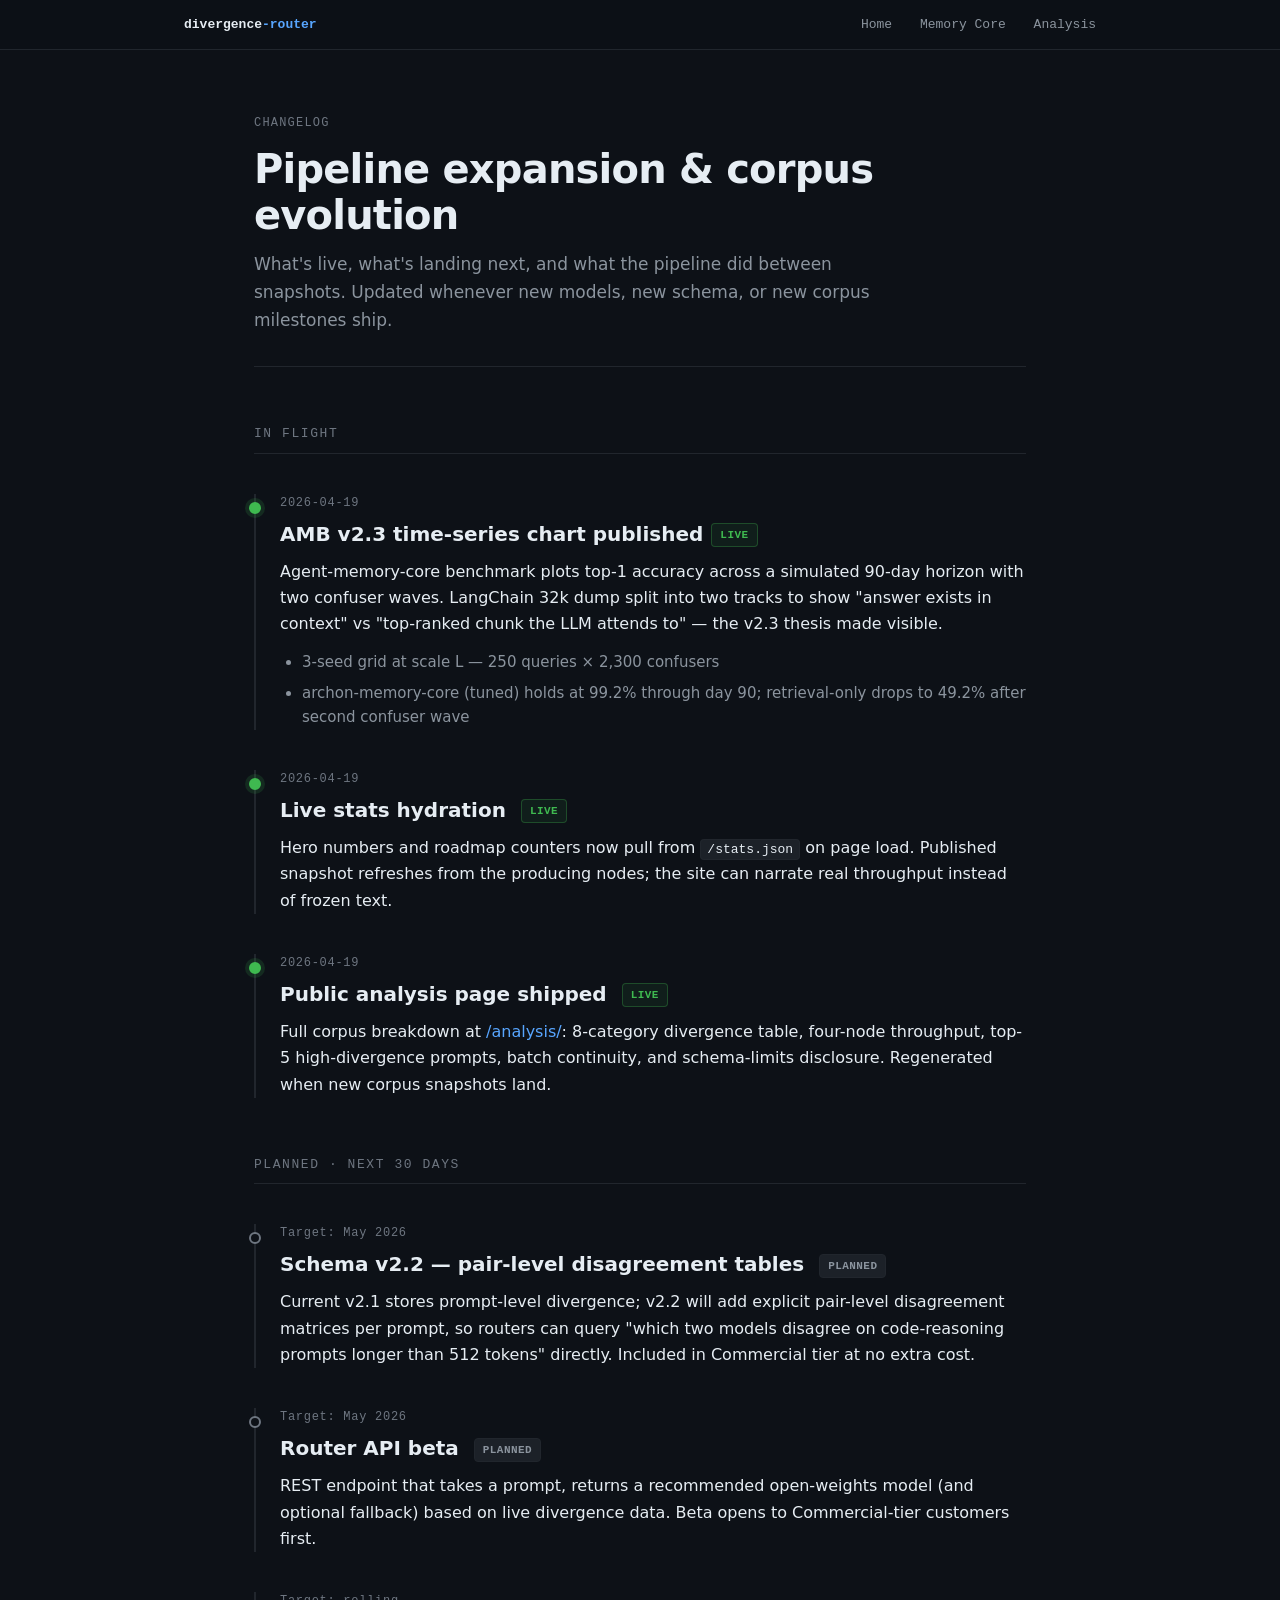
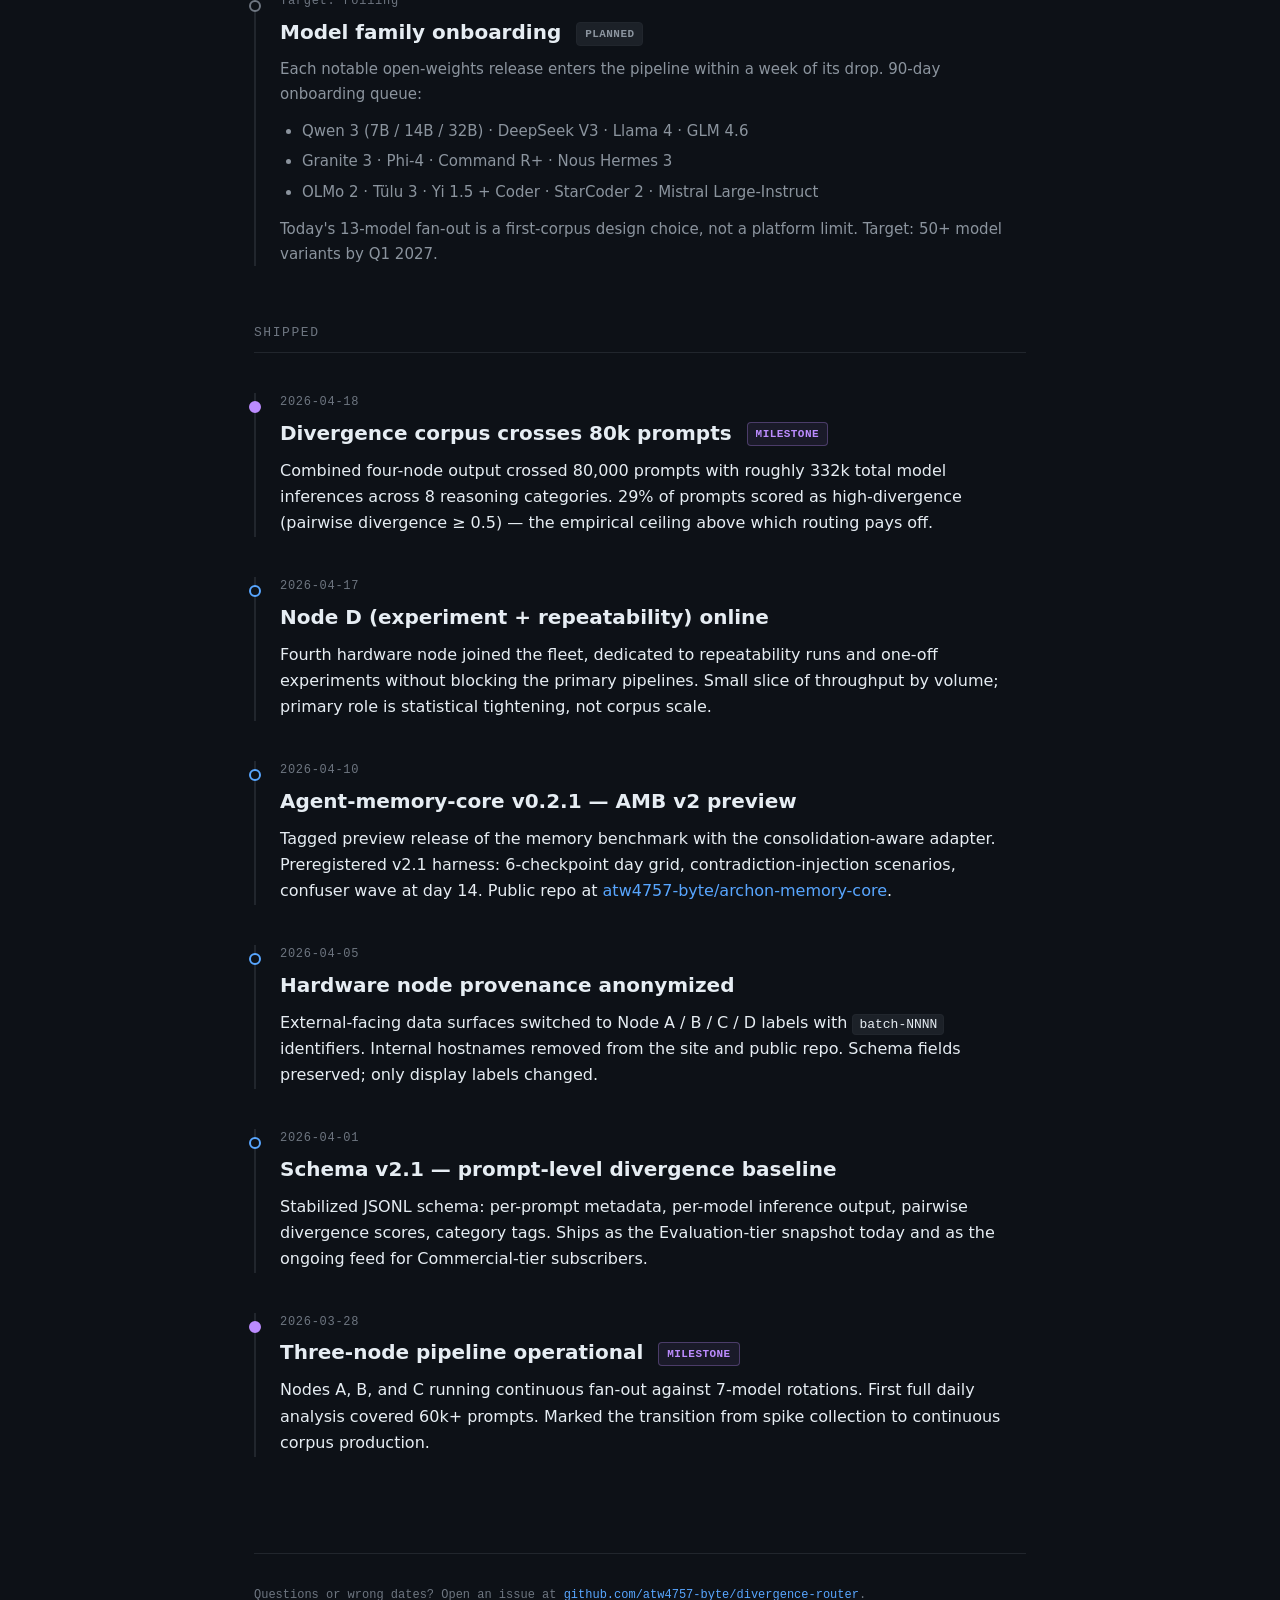
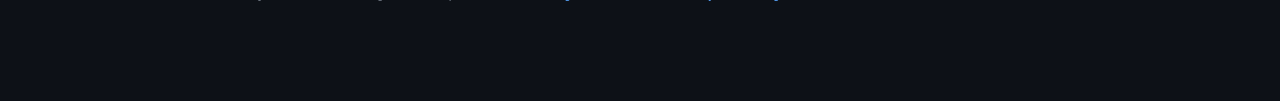
<file: changelog/index.html>
<!DOCTYPE html>
<html lang="en">
<head>
  <meta charset="UTF-8">
  <meta name="viewport" content="width=device-width, initial-scale=1.0">
  <meta name="description" content="Changelog — pipeline expansion, model onboarding, schema evolution, and corpus milestones for divergencerouter.com.">
  <title>Changelog — Divergence Router</title>
  <style>
    :root {
      --bg: #0d1117; --bg-secondary: #161b22; --bg-card: #1c2128;
      --border: #30363d; --border-subtle: #21262d;
      --text: #e6edf3; --text-muted: #8b949e; --text-subtle: #6e7681;
      --blue: #58a6ff; --green: #3fb950; --yellow: #d29922; --red: #f85149; --purple: #bc8cff;
      --mono: "JetBrains Mono", "Fira Code", Consolas, monospace;
      --sans: -apple-system, BlinkMacSystemFont, "Segoe UI", system-ui, sans-serif;
    }
    *, *::before, *::after { box-sizing: border-box; margin: 0; padding: 0; }
    html { font-size: 16px; -webkit-text-size-adjust: 100%; }
    body {
      background: var(--bg); color: var(--text); font-family: var(--sans);
      line-height: 1.65; -webkit-font-smoothing: antialiased;
    }
    a { color: var(--blue); text-decoration: none; }
    a:hover { text-decoration: underline; }

    .nav {
      position: sticky; top: 0; z-index: 10;
      background: rgba(13,17,23,.85); backdrop-filter: blur(8px);
      border-bottom: 1px solid var(--border-subtle);
      padding: 14px 0;
    }
    .nav-inner {
      max-width: 960px; margin: 0 auto; padding: 0 24px;
      display: flex; justify-content: space-between; align-items: center;
      font-family: var(--mono); font-size: 13px;
    }
    .nav-brand { color: var(--text); font-weight: 600; }
    .nav-brand .accent { color: var(--blue); }
    .nav-links a { color: var(--text-muted); margin-left: 20px; }
    .nav-links a:hover { color: var(--text); text-decoration: none; }

    main { max-width: 820px; margin: 0 auto; padding: 64px 24px 96px; }

    .header { margin-bottom: 48px; padding-bottom: 32px; border-bottom: 1px solid var(--border-subtle); }
    .eyebrow {
      font-family: var(--mono); font-size: 12px; letter-spacing: .1em;
      text-transform: uppercase; color: var(--text-subtle); margin-bottom: 12px;
    }
    h1 {
      font-size: 40px; font-weight: 800; letter-spacing: -.02em;
      line-height: 1.15; margin-bottom: 12px;
    }
    .lede { color: var(--text-muted); font-size: 17px; max-width: 640px; }

    .entry { margin-top: 40px; padding-left: 24px; border-left: 2px solid var(--border-subtle); position: relative; }
    .entry::before {
      content: ""; position: absolute; left: -7px; top: 8px;
      width: 12px; height: 12px; border-radius: 50%;
      background: var(--bg); border: 2px solid var(--blue);
    }
    .entry.live::before { background: var(--green); border-color: var(--green); box-shadow: 0 0 0 4px rgba(63,185,80,.15); }
    .entry.planned::before { background: var(--bg); border-color: var(--text-subtle); }
    .entry.milestone::before { background: var(--purple); border-color: var(--purple); }

    .entry-date {
      font-family: var(--mono); font-size: 12px;
      color: var(--text-subtle); letter-spacing: .06em; margin-bottom: 4px;
    }
    .entry-title { font-size: 20px; font-weight: 700; margin-bottom: 8px; }
    .tag {
      display: inline-block; font-family: var(--mono); font-size: 11px;
      padding: 2px 8px; border-radius: 4px; margin-left: 8px;
      background: var(--bg-card); border: 1px solid var(--border-subtle);
      color: var(--text-muted); letter-spacing: .04em; text-transform: uppercase;
      vertical-align: middle;
    }
    .tag.live { color: var(--green); border-color: rgba(63,185,80,.3); background: rgba(63,185,80,.08); }
    .tag.planned { color: var(--text-muted); border-color: var(--border-subtle); }
    .tag.milestone { color: var(--purple); border-color: rgba(188,140,255,.3); background: rgba(188,140,255,.08); }

    .entry p { color: var(--text); margin-bottom: 12px; }
    .entry p.muted { color: var(--text-muted); font-size: 15px; }
    .entry ul { padding-left: 22px; margin: 12px 0; color: var(--text-muted); font-size: 15px; }
    .entry ul li { margin-bottom: 6px; }

    code, .mono {
      font-family: var(--mono); font-size: 13px;
      background: var(--bg-card); border: 1px solid var(--border-subtle);
      padding: 2px 6px; border-radius: 4px; color: var(--text);
    }

    .section-head {
      font-size: 13px; font-family: var(--mono); text-transform: uppercase;
      letter-spacing: .12em; color: var(--text-subtle);
      margin-top: 56px; margin-bottom: 8px;
      padding-bottom: 8px; border-bottom: 1px solid var(--border-subtle);
    }

    footer {
      margin-top: 96px; padding-top: 32px; border-top: 1px solid var(--border-subtle);
      font-family: var(--mono); font-size: 12px; color: var(--text-subtle);
    }

    @media (max-width: 640px) {
      main { padding: 40px 20px 72px; }
      h1 { font-size: 30px; }
      .entry { padding-left: 18px; }
    }
  </style>
</head>
<body>

<nav class="nav">
  <div class="nav-inner">
    <a href="/" class="nav-brand">divergence<span class="accent">-router</span></a>
    <div class="nav-links">
      <a href="/">Home</a>
      <a href="/amc/">Memory Core</a>
      <a href="/analysis/">Analysis</a>
    </div>
  </div>
</nav>

<main>

  <div class="header">
    <div class="eyebrow">Changelog</div>
    <h1>Pipeline expansion &amp; corpus evolution</h1>
    <p class="lede">
      What's live, what's landing next, and what the pipeline did between snapshots. Updated whenever new models, new schema, or new corpus milestones ship.
    </p>
  </div>

  <div class="section-head">In flight</div>

  <div class="entry live">
    <div class="entry-date">2026-04-19</div>
    <div class="entry-title">AMB v2.3 time-series chart published<span class="tag live">live</span></div>
    <p>Agent-memory-core benchmark plots top-1 accuracy across a simulated 90-day horizon with two confuser waves. LangChain 32k dump split into two tracks to show "answer exists in context" vs "top-ranked chunk the LLM attends to" — the v2.3 thesis made visible.</p>
    <ul>
      <li>3-seed grid at scale L — 250 queries × 2,300 confusers</li>
      <li>archon-memory-core (tuned) holds at 99.2% through day 90; retrieval-only drops to 49.2% after second confuser wave</li>
    </ul>
  </div>

  <div class="entry live">
    <div class="entry-date">2026-04-19</div>
    <div class="entry-title">Live stats hydration <span class="tag live">live</span></div>
    <p>Hero numbers and roadmap counters now pull from <code>/stats.json</code> on page load. Published snapshot refreshes from the producing nodes; the site can narrate real throughput instead of frozen text.</p>
  </div>

  <div class="entry live">
    <div class="entry-date">2026-04-19</div>
    <div class="entry-title">Public analysis page shipped <span class="tag live">live</span></div>
    <p>Full corpus breakdown at <a href="/analysis/">/analysis/</a>: 8-category divergence table, four-node throughput, top-5 high-divergence prompts, batch continuity, and schema-limits disclosure. Regenerated when new corpus snapshots land.</p>
  </div>

  <div class="section-head">Planned · next 30 days</div>

  <div class="entry planned">
    <div class="entry-date">Target: May 2026</div>
    <div class="entry-title">Schema v2.2 — pair-level disagreement tables <span class="tag planned">planned</span></div>
    <p>Current v2.1 stores prompt-level divergence; v2.2 will add explicit pair-level disagreement matrices per prompt, so routers can query "which two models disagree on code-reasoning prompts longer than 512 tokens" directly. Included in Commercial tier at no extra cost.</p>
  </div>

  <div class="entry planned">
    <div class="entry-date">Target: May 2026</div>
    <div class="entry-title">Router API beta <span class="tag planned">planned</span></div>
    <p>REST endpoint that takes a prompt, returns a recommended open-weights model (and optional fallback) based on live divergence data. Beta opens to Commercial-tier customers first.</p>
  </div>

  <div class="entry planned">
    <div class="entry-date">Target: rolling</div>
    <div class="entry-title">Model family onboarding <span class="tag planned">planned</span></div>
    <p class="muted">Each notable open-weights release enters the pipeline within a week of its drop. 90-day onboarding queue:</p>
    <ul>
      <li>Qwen 3 (7B / 14B / 32B) · DeepSeek V3 · Llama 4 · GLM 4.6</li>
      <li>Granite 3 · Phi-4 · Command R+ · Nous Hermes 3</li>
      <li>OLMo 2 · Tülu 3 · Yi 1.5 + Coder · StarCoder 2 · Mistral Large-Instruct</li>
    </ul>
    <p class="muted">Today's 13-model fan-out is a first-corpus design choice, not a platform limit. Target: 50+ model variants by Q1 2027.</p>
  </div>

  <div class="section-head">Shipped</div>

  <div class="entry milestone">
    <div class="entry-date">2026-04-18</div>
    <div class="entry-title">Divergence corpus crosses 80k prompts <span class="tag milestone">milestone</span></div>
    <p>Combined four-node output crossed 80,000 prompts with roughly 332k total model inferences across 8 reasoning categories. 29% of prompts scored as high-divergence (pairwise divergence ≥ 0.5) — the empirical ceiling above which routing pays off.</p>
  </div>

  <div class="entry">
    <div class="entry-date">2026-04-17</div>
    <div class="entry-title">Node D (experiment + repeatability) online</div>
    <p>Fourth hardware node joined the fleet, dedicated to repeatability runs and one-off experiments without blocking the primary pipelines. Small slice of throughput by volume; primary role is statistical tightening, not corpus scale.</p>
  </div>

  <div class="entry">
    <div class="entry-date">2026-04-10</div>
    <div class="entry-title">Agent-memory-core v0.2.1 — AMB v2 preview</div>
    <p>Tagged preview release of the memory benchmark with the consolidation-aware adapter. Preregistered v2.1 harness: 6-checkpoint day grid, contradiction-injection scenarios, confuser wave at day 14. Public repo at <a href="https://github.com/atw4757-byte/archon-memory-core" target="_blank" rel="noopener">atw4757-byte/archon-memory-core</a>.</p>
  </div>

  <div class="entry">
    <div class="entry-date">2026-04-05</div>
    <div class="entry-title">Hardware node provenance anonymized</div>
    <p>External-facing data surfaces switched to Node A / B / C / D labels with <code>batch-NNNN</code> identifiers. Internal hostnames removed from the site and public repo. Schema fields preserved; only display labels changed.</p>
  </div>

  <div class="entry">
    <div class="entry-date">2026-04-01</div>
    <div class="entry-title">Schema v2.1 — prompt-level divergence baseline</div>
    <p>Stabilized JSONL schema: per-prompt metadata, per-model inference output, pairwise divergence scores, category tags. Ships as the Evaluation-tier snapshot today and as the ongoing feed for Commercial-tier subscribers.</p>
  </div>

  <div class="entry milestone">
    <div class="entry-date">2026-03-28</div>
    <div class="entry-title">Three-node pipeline operational <span class="tag milestone">milestone</span></div>
    <p>Nodes A, B, and C running continuous fan-out against 7-model rotations. First full daily analysis covered 60k+ prompts. Marked the transition from spike collection to continuous corpus production.</p>
  </div>

  <footer>
    Questions or wrong dates? Open an issue at
    <a href="https://github.com/atw4757-byte/divergence-router" target="_blank" rel="noopener">github.com/atw4757-byte/divergence-router</a>.
  </footer>

</main>

</body>
</html>
</file>
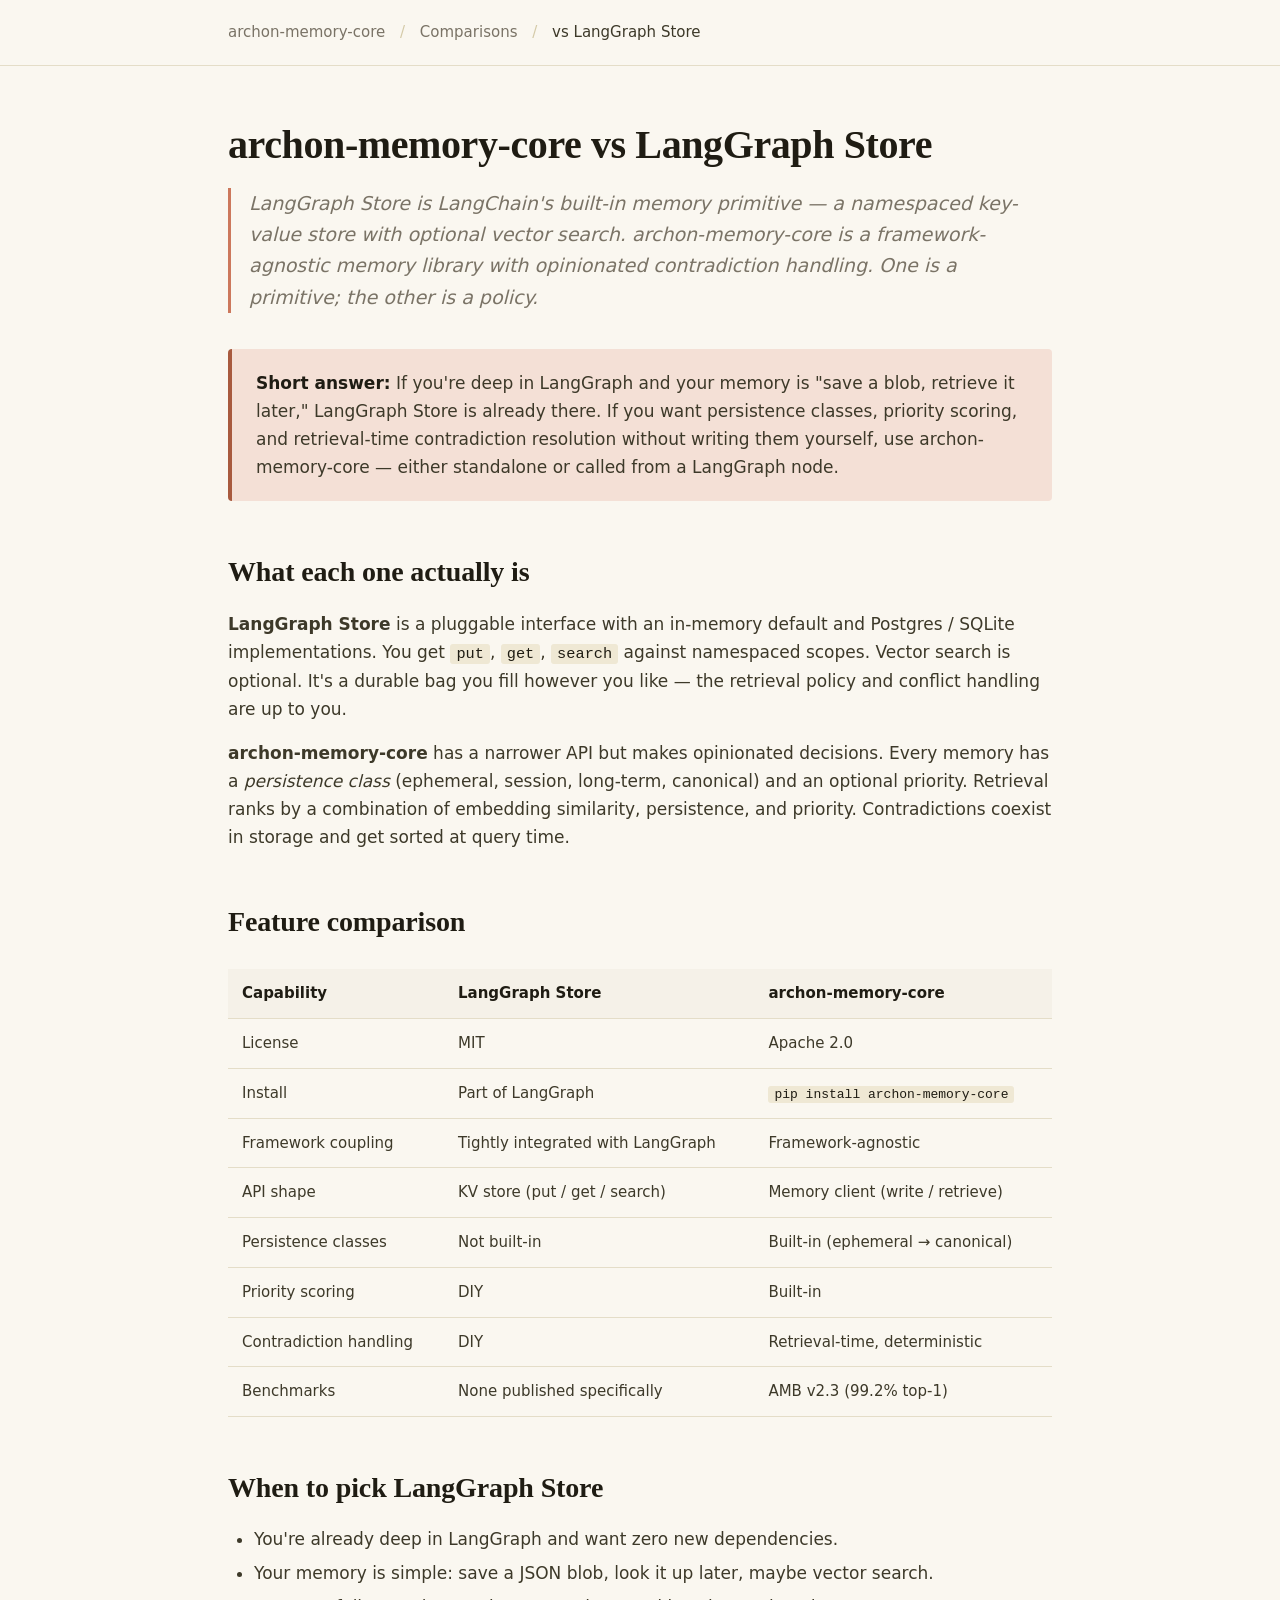
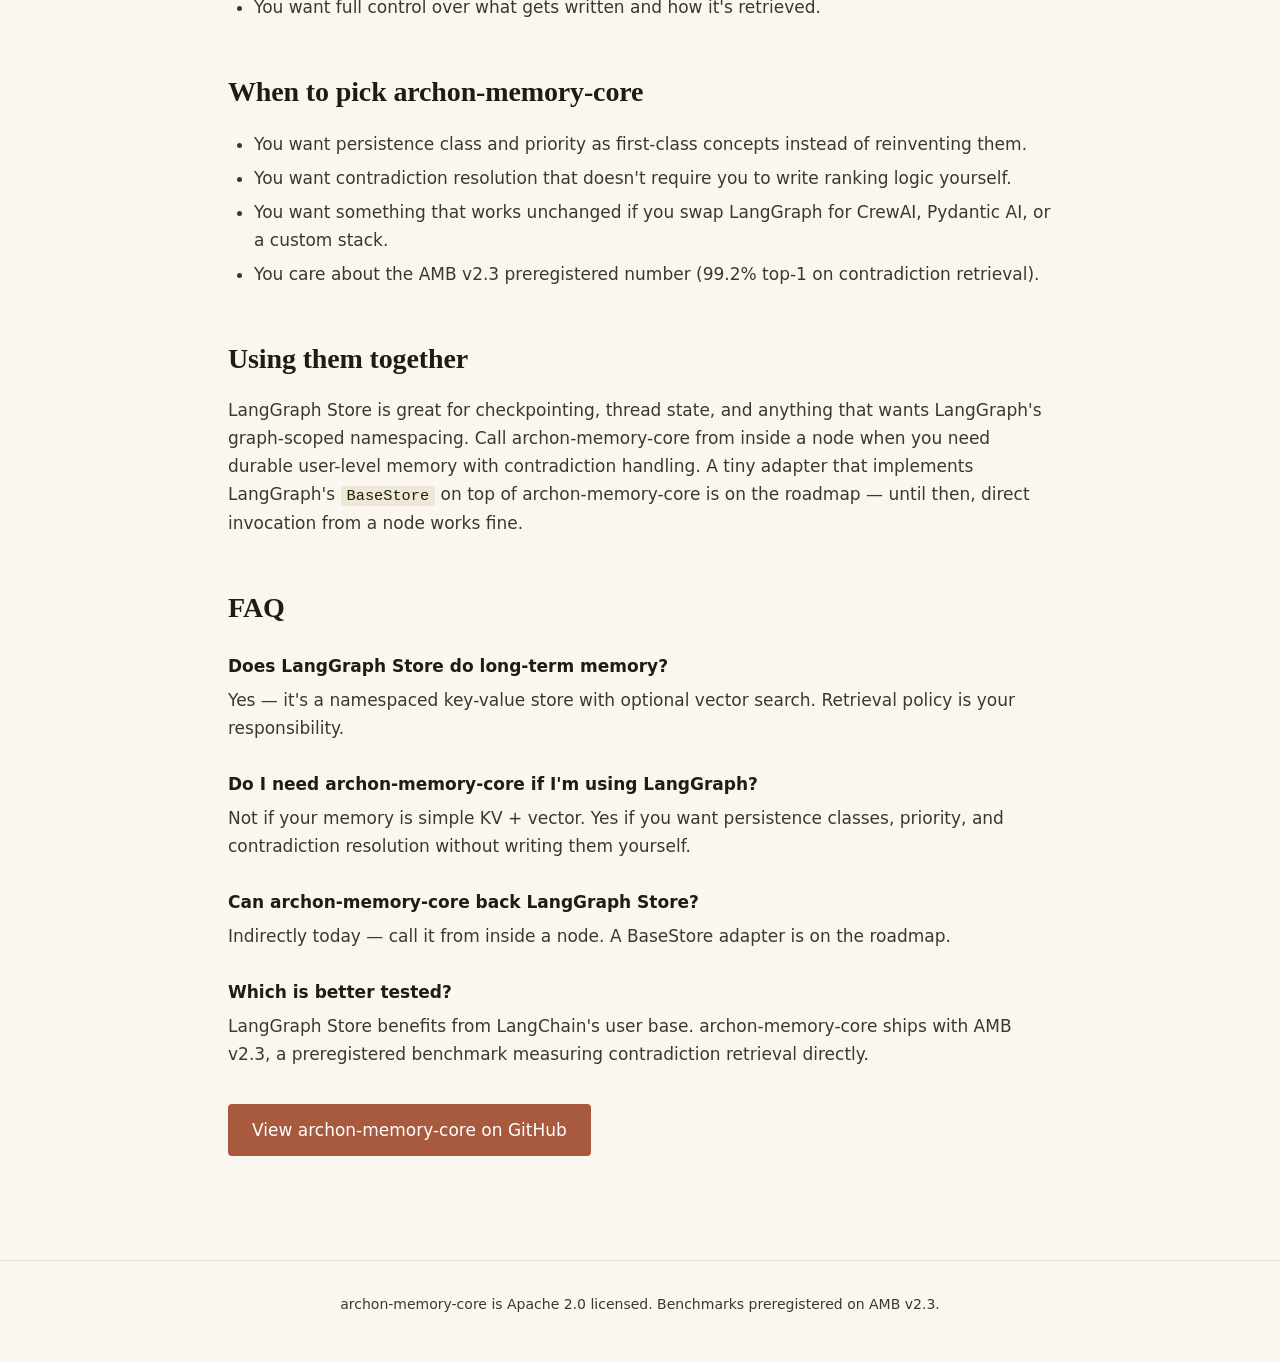
<file: amc/vs-langgraph-store/index.html>
<!DOCTYPE html>
<html lang="en">
<head>
  <meta charset="UTF-8">
  <meta name="viewport" content="width=device-width, initial-scale=1.0">
  <title>archon-memory-core vs LangGraph Store: Memory for LangChain Agents</title>
  <meta name="description" content="LangGraph Store is LangChain's built-in memory primitive. archon-memory-core is a framework-agnostic memory library. How they differ and how to combine them.">
  <link rel="canonical" href="https://divergencerouter.com/amc/vs-langgraph-store/">
  <meta property="og:title" content="archon-memory-core vs LangGraph Store — agent memory comparison">
  <meta property="og:description" content="Built-in LangChain memory vs framework-agnostic library. What each gives you.">
  <meta property="og:url" content="https://divergencerouter.com/amc/vs-langgraph-store/">
  <meta property="og:type" content="article">
  <link rel="stylesheet" href="/amc/_compare-template.css">
  <script type="application/ld+json">
  {
    "@context": "https://schema.org",
    "@type": "FAQPage",
    "mainEntity": [
      {
        "@type": "Question",
        "name": "Does LangGraph Store do long-term memory?",
        "acceptedAnswer": {
          "@type": "Answer",
          "text": "Yes — LangGraph Store is a key-value store with namespaced scopes (user, thread, etc.) and optional vector search. It's a primitive you build on; retrieval policy is your responsibility."
        }
      },
      {
        "@type": "Question",
        "name": "Do I need archon-memory-core if I'm using LangGraph?",
        "acceptedAnswer": {
          "@type": "Answer",
          "text": "Not necessarily. If your memory is simple key-value with vector search, LangGraph Store is enough. If you need persistence classes, priority scoring, and contradiction resolution out of the box, archon-memory-core gives you those primitives."
        }
      },
      {
        "@type": "Question",
        "name": "Can archon-memory-core be used as a LangGraph Store backend?",
        "acceptedAnswer": {
          "@type": "Answer",
          "text": "Indirectly — you can call archon-memory-core from inside a LangGraph node or tool. There isn't a drop-in BaseStore adapter yet, but the surface area is small enough to write one in an afternoon."
        }
      },
      {
        "@type": "Question",
        "name": "Which is better tested?",
        "acceptedAnswer": {
          "@type": "Answer",
          "text": "LangGraph Store benefits from LangChain's user base. archon-memory-core ships with a preregistered benchmark (AMB v2.3) that measures contradiction retrieval directly — 99.2% top-1."
        }
      }
    ]
  }
  </script>
</head>
<body>
  <nav class="nav"><div class="container">
    <a href="/amc/">archon-memory-core</a>
    <span class="sep">/</span>
    <a href="/amc/">Comparisons</a>
    <span class="sep">/</span>
    <span>vs LangGraph Store</span>
  </div></nav>

  <article><div class="container">
    <h1>archon-memory-core vs LangGraph Store</h1>
    <p class="lede">LangGraph Store is LangChain's built-in memory primitive — a namespaced key-value store with optional vector search. archon-memory-core is a framework-agnostic memory library with opinionated contradiction handling. One is a primitive; the other is a policy.</p>

    <div class="verdict">
      <strong>Short answer:</strong> If you're deep in LangGraph and your memory is "save a blob, retrieve it later," LangGraph Store is already there. If you want persistence classes, priority scoring, and retrieval-time contradiction resolution without writing them yourself, use archon-memory-core — either standalone or called from a LangGraph node.
    </div>

    <h2>What each one actually is</h2>
    <p><strong>LangGraph Store</strong> is a pluggable interface with an in-memory default and Postgres / SQLite implementations. You get <code>put</code>, <code>get</code>, <code>search</code> against namespaced scopes. Vector search is optional. It's a durable bag you fill however you like — the retrieval policy and conflict handling are up to you.</p>
    <p><strong>archon-memory-core</strong> has a narrower API but makes opinionated decisions. Every memory has a <em>persistence class</em> (ephemeral, session, long-term, canonical) and an optional priority. Retrieval ranks by a combination of embedding similarity, persistence, and priority. Contradictions coexist in storage and get sorted at query time.</p>

    <h2>Feature comparison</h2>
    <table>
      <thead><tr><th>Capability</th><th>LangGraph Store</th><th>archon-memory-core</th></tr></thead>
      <tbody>
        <tr><td>License</td><td>MIT</td><td>Apache 2.0</td></tr>
        <tr><td>Install</td><td>Part of LangGraph</td><td><code>pip install archon-memory-core</code></td></tr>
        <tr><td>Framework coupling</td><td>Tightly integrated with LangGraph</td><td>Framework-agnostic</td></tr>
        <tr><td>API shape</td><td>KV store (put / get / search)</td><td>Memory client (write / retrieve)</td></tr>
        <tr><td>Persistence classes</td><td>Not built-in</td><td>Built-in (ephemeral → canonical)</td></tr>
        <tr><td>Priority scoring</td><td>DIY</td><td>Built-in</td></tr>
        <tr><td>Contradiction handling</td><td>DIY</td><td>Retrieval-time, deterministic</td></tr>
        <tr><td>Benchmarks</td><td>None published specifically</td><td>AMB v2.3 (99.2% top-1)</td></tr>
      </tbody>
    </table>

    <h2>When to pick LangGraph Store</h2>
    <ul>
      <li>You're already deep in LangGraph and want zero new dependencies.</li>
      <li>Your memory is simple: save a JSON blob, look it up later, maybe vector search.</li>
      <li>You want full control over what gets written and how it's retrieved.</li>
    </ul>

    <h2>When to pick archon-memory-core</h2>
    <ul>
      <li>You want persistence class and priority as first-class concepts instead of reinventing them.</li>
      <li>You want contradiction resolution that doesn't require you to write ranking logic yourself.</li>
      <li>You want something that works unchanged if you swap LangGraph for CrewAI, Pydantic AI, or a custom stack.</li>
      <li>You care about the AMB v2.3 preregistered number (99.2% top-1 on contradiction retrieval).</li>
    </ul>

    <h2>Using them together</h2>
    <p>LangGraph Store is great for checkpointing, thread state, and anything that wants LangGraph's graph-scoped namespacing. Call archon-memory-core from inside a node when you need durable user-level memory with contradiction handling. A tiny adapter that implements LangGraph's <code>BaseStore</code> on top of archon-memory-core is on the roadmap — until then, direct invocation from a node works fine.</p>

    <h2>FAQ</h2>
    <div class="faq-item">
      <div class="faq-q">Does LangGraph Store do long-term memory?</div>
      <div class="faq-a">Yes — it's a namespaced key-value store with optional vector search. Retrieval policy is your responsibility.</div>
    </div>
    <div class="faq-item">
      <div class="faq-q">Do I need archon-memory-core if I'm using LangGraph?</div>
      <div class="faq-a">Not if your memory is simple KV + vector. Yes if you want persistence classes, priority, and contradiction resolution without writing them yourself.</div>
    </div>
    <div class="faq-item">
      <div class="faq-q">Can archon-memory-core back LangGraph Store?</div>
      <div class="faq-a">Indirectly today — call it from inside a node. A BaseStore adapter is on the roadmap.</div>
    </div>
    <div class="faq-item">
      <div class="faq-q">Which is better tested?</div>
      <div class="faq-a">LangGraph Store benefits from LangChain's user base. archon-memory-core ships with AMB v2.3, a preregistered benchmark measuring contradiction retrieval directly.</div>
    </div>

    <a class="cta" href="https://github.com/atw4757-byte/archon-memory-core">View archon-memory-core on GitHub</a>
  </div></article>

  <footer><div class="container">
    <p>archon-memory-core is Apache 2.0 licensed. Benchmarks preregistered on AMB v2.3.</p>
  </div></footer>
</body>
</html>
</file>
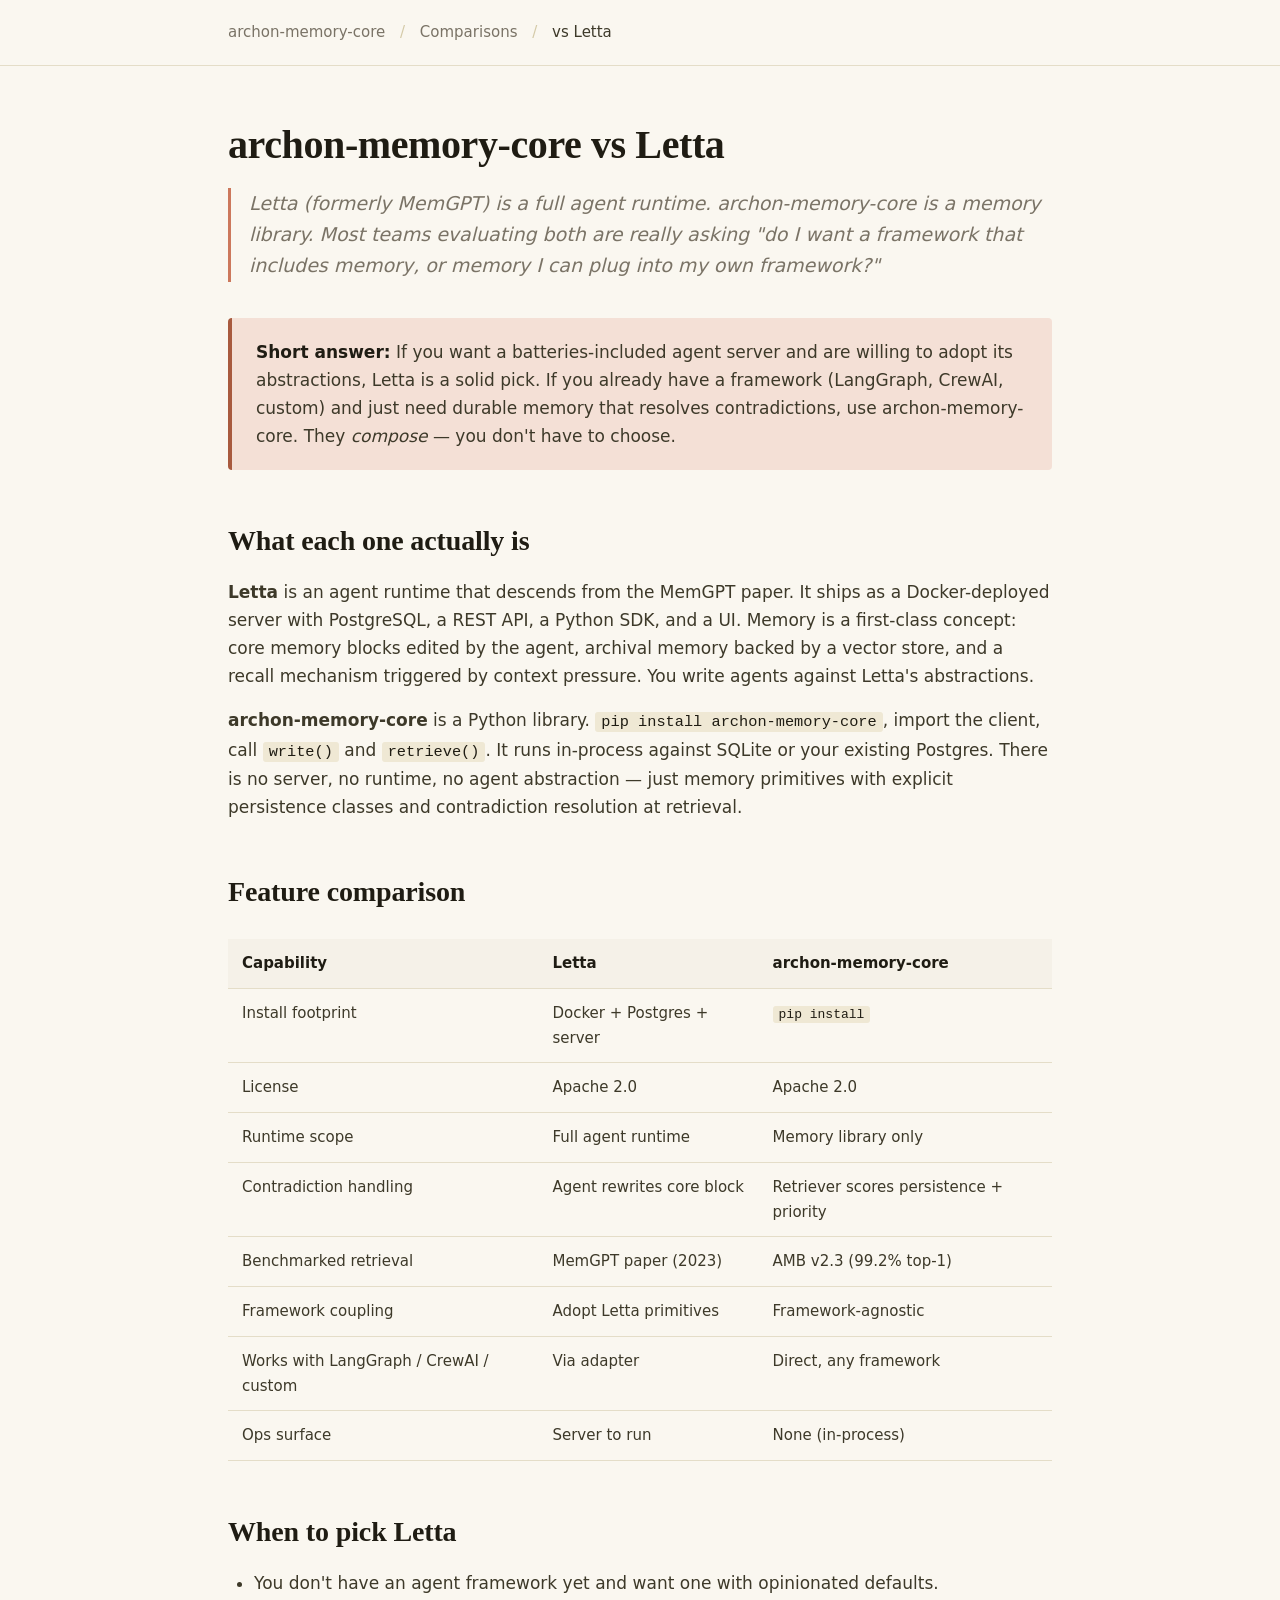
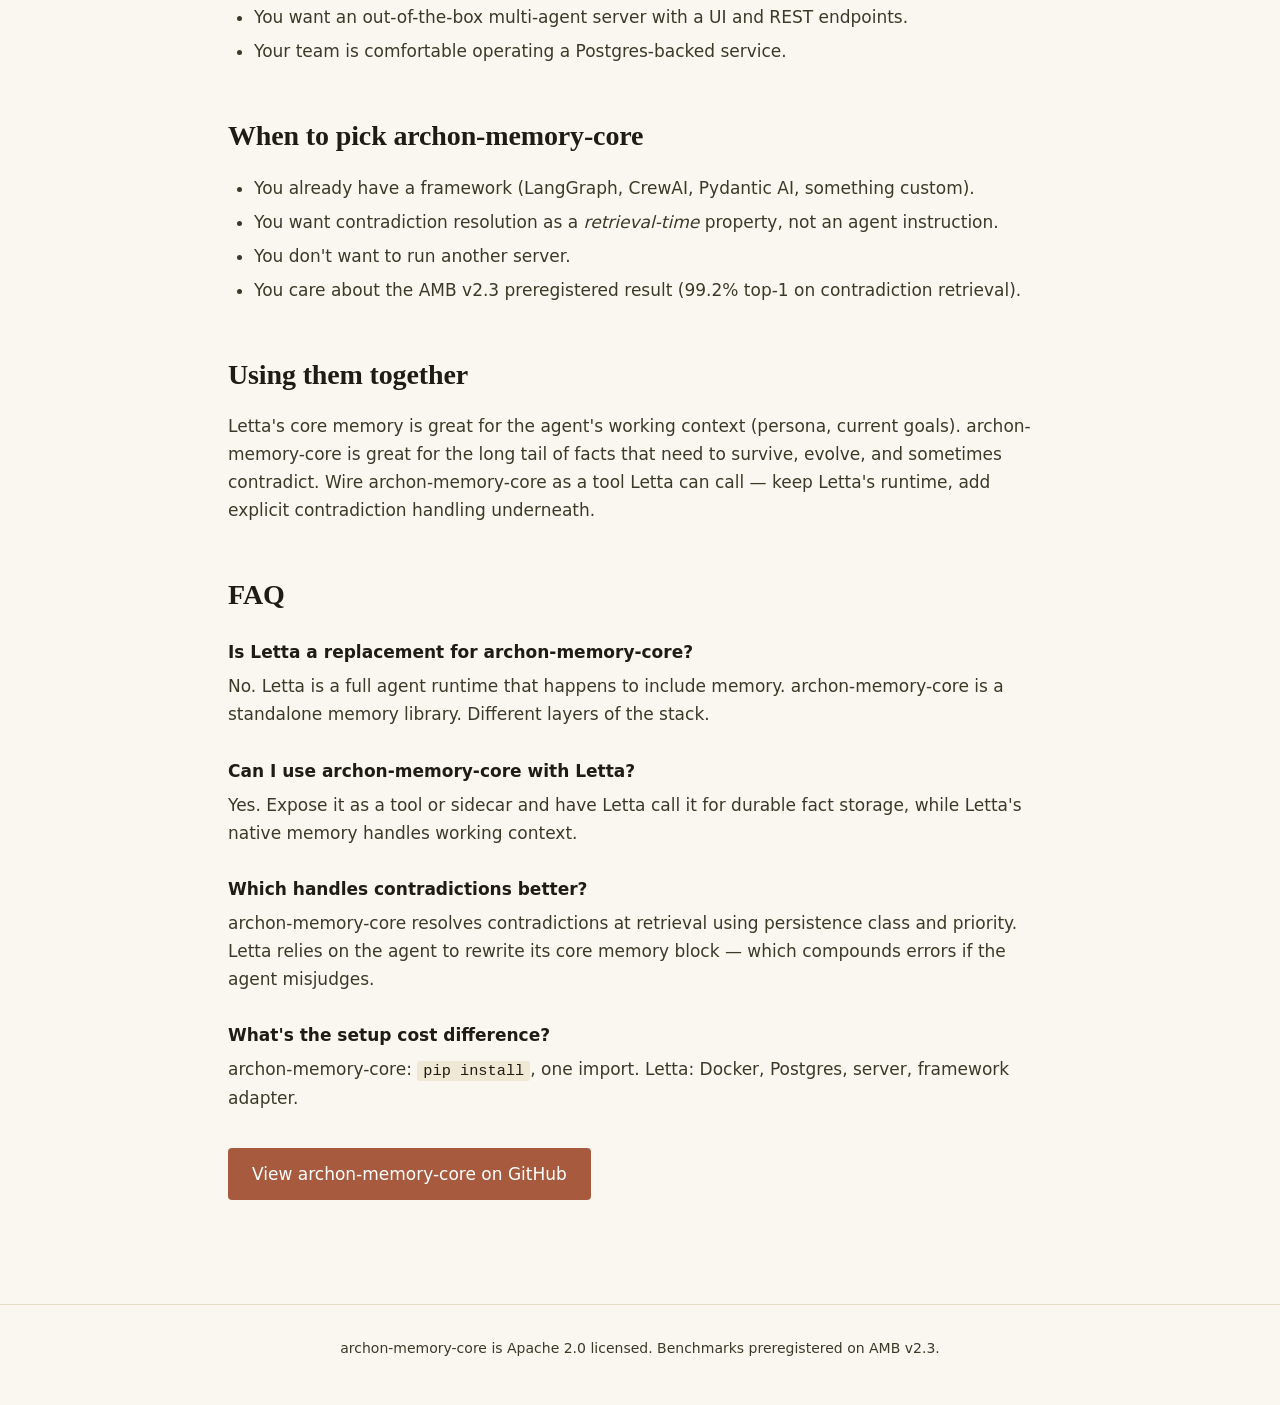
<file: amc/vs-letta/index.html>
<!DOCTYPE html>
<html lang="en">
<head>
  <meta charset="UTF-8">
  <meta name="viewport" content="width=device-width, initial-scale=1.0">
  <title>archon-memory-core vs Letta: Which Agent Memory System Should You Use?</title>
  <meta name="description" content="Honest comparison of archon-memory-core and Letta (MemGPT). Letta is a full agent runtime; archon-memory-core is a memory library. They're compatible — here's how to choose.">
  <link rel="canonical" href="https://divergencerouter.com/amc/vs-letta/">
  <meta property="og:title" content="archon-memory-core vs Letta — agent memory comparison">
  <meta property="og:description" content="Letta is a runtime, archon-memory-core is a library. When to use each, and how to combine them.">
  <meta property="og:url" content="https://divergencerouter.com/amc/vs-letta/">
  <meta property="og:type" content="article">
  <link rel="stylesheet" href="/amc/_compare-template.css">
  <script type="application/ld+json">
  {
    "@context": "https://schema.org",
    "@type": "FAQPage",
    "mainEntity": [
      {
        "@type": "Question",
        "name": "Is Letta a replacement for archon-memory-core?",
        "acceptedAnswer": {
          "@type": "Answer",
          "text": "No. Letta is a full agent runtime that happens to include memory. archon-memory-core is a standalone memory library you can plug into any framework. They operate at different layers of the stack."
        }
      },
      {
        "@type": "Question",
        "name": "Can I use archon-memory-core with Letta?",
        "acceptedAnswer": {
          "@type": "Answer",
          "text": "Yes. Expose archon-memory-core as a tool or sidecar service and have Letta call it for long-term fact storage, while Letta's native memory handles working context."
        }
      },
      {
        "@type": "Question",
        "name": "Which one is better for contradiction handling?",
        "acceptedAnswer": {
          "@type": "Answer",
          "text": "archon-memory-core resolves contradictions explicitly at retrieval time using persistence class and priority. Letta relies on its core memory block being rewritten by the agent, which can compound errors if the agent misjudges a conflict."
        }
      },
      {
        "@type": "Question",
        "name": "What's the setup cost difference?",
        "acceptedAnswer": {
          "@type": "Answer",
          "text": "archon-memory-core: pip install, one import. Letta: Docker container, PostgreSQL, agent server, and a choice of framework adapter. Letta gives you more, but you pay for it in ops surface."
        }
      }
    ]
  }
  </script>
</head>
<body>
  <nav class="nav"><div class="container">
    <a href="/amc/">archon-memory-core</a>
    <span class="sep">/</span>
    <a href="/amc/">Comparisons</a>
    <span class="sep">/</span>
    <span>vs Letta</span>
  </div></nav>

  <article><div class="container">
    <h1>archon-memory-core vs Letta</h1>
    <p class="lede">Letta (formerly MemGPT) is a full agent runtime. archon-memory-core is a memory library. Most teams evaluating both are really asking "do I want a framework that includes memory, or memory I can plug into my own framework?"</p>

    <div class="verdict">
      <strong>Short answer:</strong> If you want a batteries-included agent server and are willing to adopt its abstractions, Letta is a solid pick. If you already have a framework (LangGraph, CrewAI, custom) and just need durable memory that resolves contradictions, use archon-memory-core. They <em>compose</em> — you don't have to choose.
    </div>

    <h2>What each one actually is</h2>
    <p><strong>Letta</strong> is an agent runtime that descends from the MemGPT paper. It ships as a Docker-deployed server with PostgreSQL, a REST API, a Python SDK, and a UI. Memory is a first-class concept: core memory blocks edited by the agent, archival memory backed by a vector store, and a recall mechanism triggered by context pressure. You write agents against Letta's abstractions.</p>
    <p><strong>archon-memory-core</strong> is a Python library. <code>pip install archon-memory-core</code>, import the client, call <code>write()</code> and <code>retrieve()</code>. It runs in-process against SQLite or your existing Postgres. There is no server, no runtime, no agent abstraction — just memory primitives with explicit persistence classes and contradiction resolution at retrieval.</p>

    <h2>Feature comparison</h2>
    <table>
      <thead><tr><th>Capability</th><th>Letta</th><th>archon-memory-core</th></tr></thead>
      <tbody>
        <tr><td>Install footprint</td><td>Docker + Postgres + server</td><td><code>pip install</code></td></tr>
        <tr><td>License</td><td>Apache 2.0</td><td>Apache 2.0</td></tr>
        <tr><td>Runtime scope</td><td>Full agent runtime</td><td>Memory library only</td></tr>
        <tr><td>Contradiction handling</td><td>Agent rewrites core block</td><td>Retriever scores persistence + priority</td></tr>
        <tr><td>Benchmarked retrieval</td><td>MemGPT paper (2023)</td><td>AMB v2.3 (99.2% top-1)</td></tr>
        <tr><td>Framework coupling</td><td>Adopt Letta primitives</td><td>Framework-agnostic</td></tr>
        <tr><td>Works with LangGraph / CrewAI / custom</td><td>Via adapter</td><td>Direct, any framework</td></tr>
        <tr><td>Ops surface</td><td>Server to run</td><td>None (in-process)</td></tr>
      </tbody>
    </table>

    <h2>When to pick Letta</h2>
    <ul>
      <li>You don't have an agent framework yet and want one with opinionated defaults.</li>
      <li>You want an out-of-the-box multi-agent server with a UI and REST endpoints.</li>
      <li>Your team is comfortable operating a Postgres-backed service.</li>
    </ul>

    <h2>When to pick archon-memory-core</h2>
    <ul>
      <li>You already have a framework (LangGraph, CrewAI, Pydantic AI, something custom).</li>
      <li>You want contradiction resolution as a <em>retrieval-time</em> property, not an agent instruction.</li>
      <li>You don't want to run another server.</li>
      <li>You care about the AMB v2.3 preregistered result (99.2% top-1 on contradiction retrieval).</li>
    </ul>

    <h2>Using them together</h2>
    <p>Letta's core memory is great for the agent's working context (persona, current goals). archon-memory-core is great for the long tail of facts that need to survive, evolve, and sometimes contradict. Wire archon-memory-core as a tool Letta can call — keep Letta's runtime, add explicit contradiction handling underneath.</p>

    <h2>FAQ</h2>
    <div class="faq-item">
      <div class="faq-q">Is Letta a replacement for archon-memory-core?</div>
      <div class="faq-a">No. Letta is a full agent runtime that happens to include memory. archon-memory-core is a standalone memory library. Different layers of the stack.</div>
    </div>
    <div class="faq-item">
      <div class="faq-q">Can I use archon-memory-core with Letta?</div>
      <div class="faq-a">Yes. Expose it as a tool or sidecar and have Letta call it for durable fact storage, while Letta's native memory handles working context.</div>
    </div>
    <div class="faq-item">
      <div class="faq-q">Which handles contradictions better?</div>
      <div class="faq-a">archon-memory-core resolves contradictions at retrieval using persistence class and priority. Letta relies on the agent to rewrite its core memory block — which compounds errors if the agent misjudges.</div>
    </div>
    <div class="faq-item">
      <div class="faq-q">What's the setup cost difference?</div>
      <div class="faq-a">archon-memory-core: <code>pip install</code>, one import. Letta: Docker, Postgres, server, framework adapter.</div>
    </div>

    <a class="cta" href="https://github.com/atw4757-byte/archon-memory-core">View archon-memory-core on GitHub</a>
  </div></article>

  <footer><div class="container">
    <p>archon-memory-core is Apache 2.0 licensed. Benchmarks preregistered on AMB v2.3.</p>
  </div></footer>
</body>
</html>
</file>
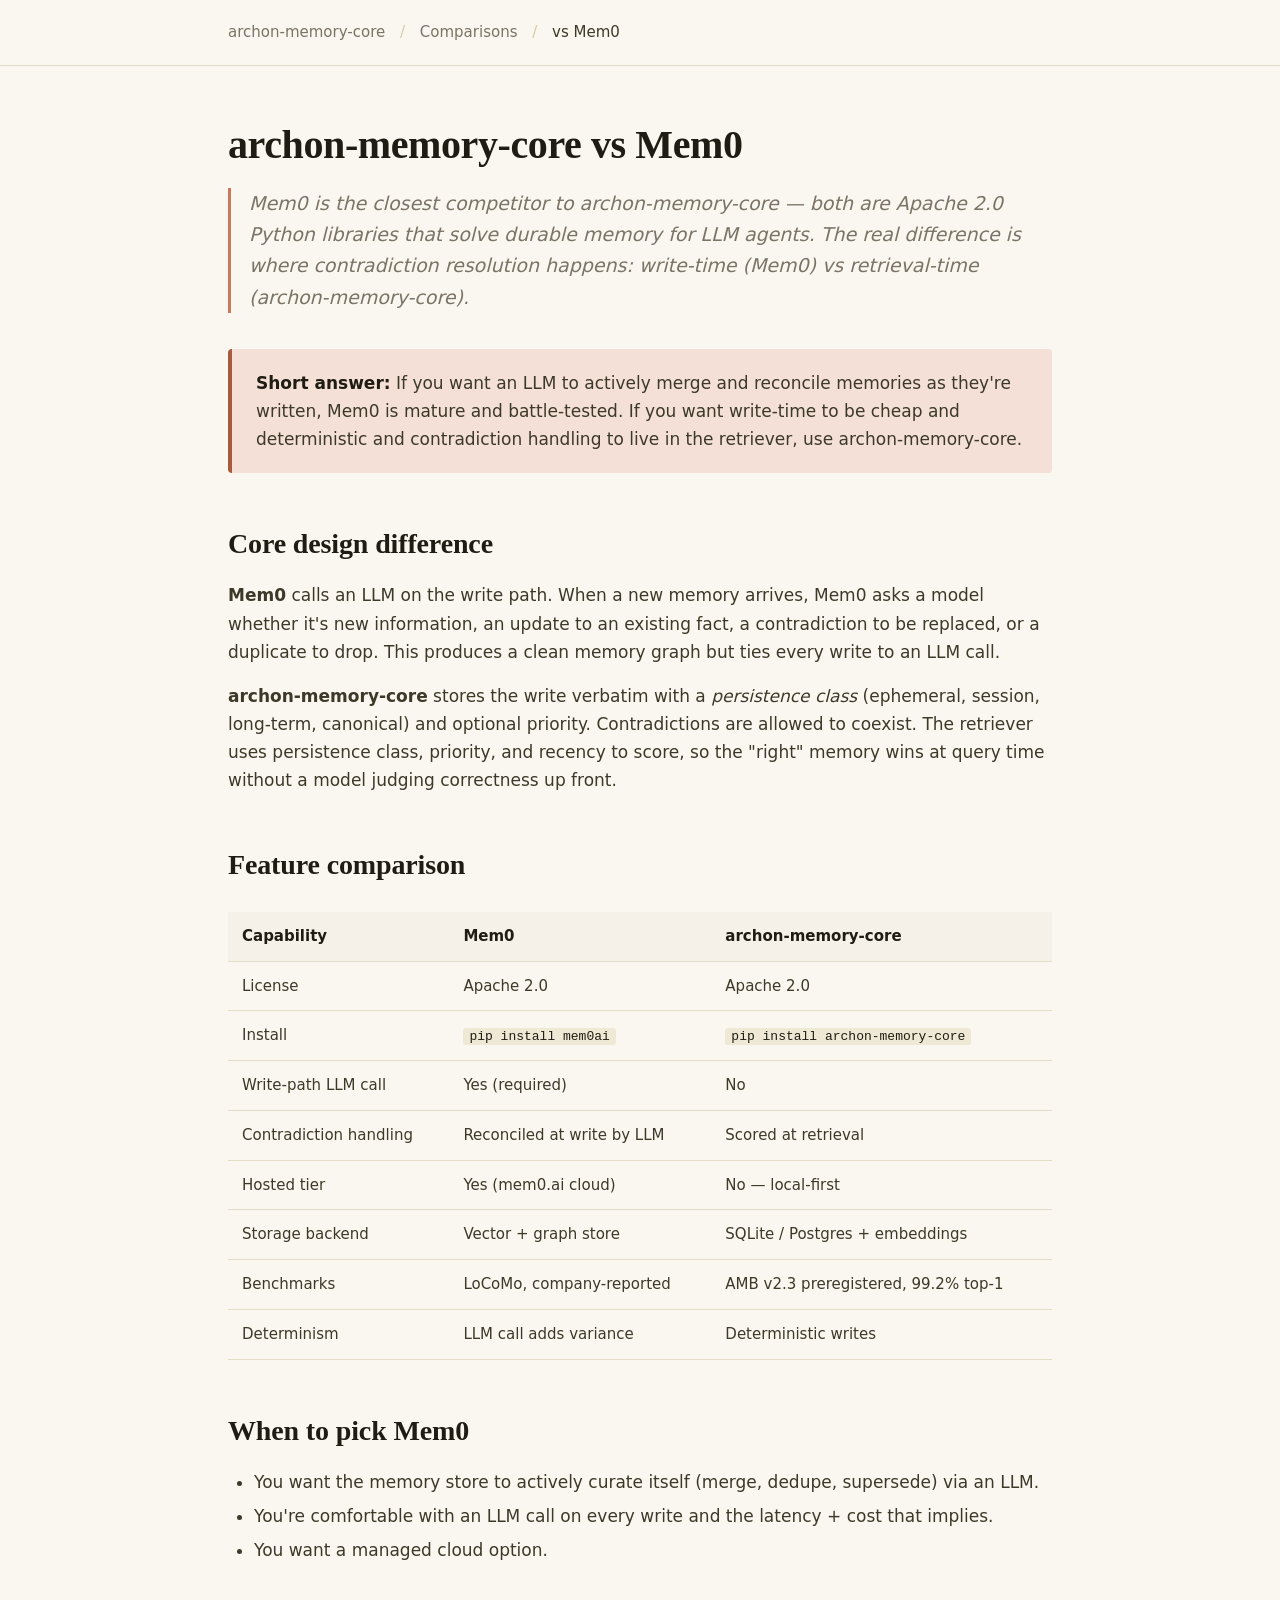
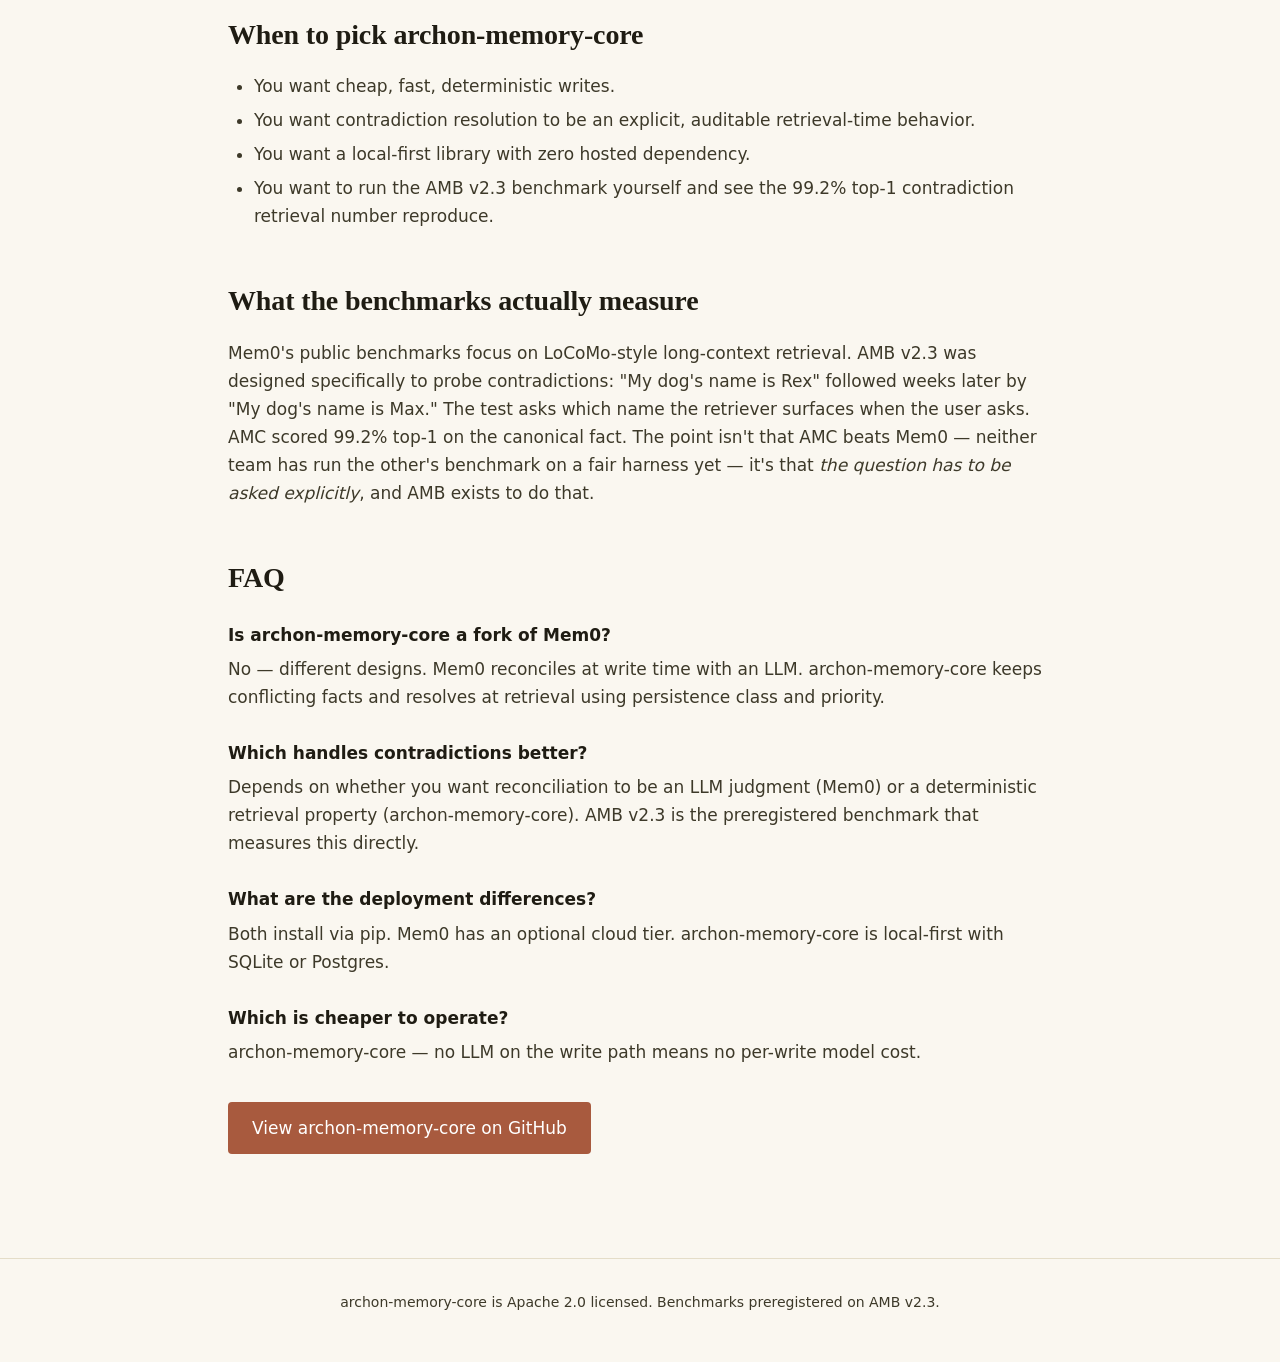
<file: amc/vs-mem0/index.html>
<!DOCTYPE html>
<html lang="en">
<head>
  <meta charset="UTF-8">
  <meta name="viewport" content="width=device-width, initial-scale=1.0">
  <title>archon-memory-core vs Mem0: Agent Memory Library Comparison</title>
  <meta name="description" content="Direct comparison of archon-memory-core and Mem0 for LLM agent memory. Both are Apache 2.0 libraries. Differences: contradiction resolution, benchmarks, deployment model.">
  <link rel="canonical" href="https://divergencerouter.com/amc/vs-mem0/">
  <meta property="og:title" content="archon-memory-core vs Mem0 — honest comparison">
  <meta property="og:description" content="Both are memory libraries for LLM agents. Here's what actually differs in practice.">
  <meta property="og:url" content="https://divergencerouter.com/amc/vs-mem0/">
  <meta property="og:type" content="article">
  <link rel="stylesheet" href="/amc/_compare-template.css">
  <script type="application/ld+json">
  {
    "@context": "https://schema.org",
    "@type": "FAQPage",
    "mainEntity": [
      {
        "@type": "Question",
        "name": "Is archon-memory-core a fork of Mem0?",
        "acceptedAnswer": {
          "@type": "Answer",
          "text": "No. The two projects have different designs. Mem0 uses an LLM to extract and reconcile memories at write time. archon-memory-core resolves contradictions at retrieval time using persistence class and priority scoring."
        }
      },
      {
        "@type": "Question",
        "name": "Which one handles contradictions better?",
        "acceptedAnswer": {
          "@type": "Answer",
          "text": "Mem0 tries to reconcile at write time by asking an LLM whether the new fact updates, contradicts, or adds to existing ones. archon-memory-core keeps both and lets the retriever score them. The AMB v2.3 benchmark measures exactly this scenario."
        }
      },
      {
        "@type": "Question",
        "name": "What are the deployment differences?",
        "acceptedAnswer": {
          "@type": "Answer",
          "text": "Both install via pip. Mem0 has an optional hosted cloud tier. archon-memory-core is local-first with SQLite or Postgres — no hosted component."
        }
      },
      {
        "@type": "Question",
        "name": "Which is faster?",
        "acceptedAnswer": {
          "@type": "Answer",
          "text": "archon-memory-core avoids LLM calls on the write path, so writes are roughly an order of magnitude cheaper in both latency and dollars. Retrieval latency is comparable."
        }
      }
    ]
  }
  </script>
</head>
<body>
  <nav class="nav"><div class="container">
    <a href="/amc/">archon-memory-core</a>
    <span class="sep">/</span>
    <a href="/amc/">Comparisons</a>
    <span class="sep">/</span>
    <span>vs Mem0</span>
  </div></nav>

  <article><div class="container">
    <h1>archon-memory-core vs Mem0</h1>
    <p class="lede">Mem0 is the closest competitor to archon-memory-core — both are Apache 2.0 Python libraries that solve durable memory for LLM agents. The real difference is <em>where</em> contradiction resolution happens: write-time (Mem0) vs retrieval-time (archon-memory-core).</p>

    <div class="verdict">
      <strong>Short answer:</strong> If you want an LLM to actively merge and reconcile memories as they're written, Mem0 is mature and battle-tested. If you want write-time to be cheap and deterministic and contradiction handling to live in the retriever, use archon-memory-core.
    </div>

    <h2>Core design difference</h2>
    <p><strong>Mem0</strong> calls an LLM on the write path. When a new memory arrives, Mem0 asks a model whether it's new information, an update to an existing fact, a contradiction to be replaced, or a duplicate to drop. This produces a clean memory graph but ties every write to an LLM call.</p>
    <p><strong>archon-memory-core</strong> stores the write verbatim with a <em>persistence class</em> (ephemeral, session, long-term, canonical) and optional priority. Contradictions are allowed to coexist. The retriever uses persistence class, priority, and recency to score, so the "right" memory wins at query time without a model judging correctness up front.</p>

    <h2>Feature comparison</h2>
    <table>
      <thead><tr><th>Capability</th><th>Mem0</th><th>archon-memory-core</th></tr></thead>
      <tbody>
        <tr><td>License</td><td>Apache 2.0</td><td>Apache 2.0</td></tr>
        <tr><td>Install</td><td><code>pip install mem0ai</code></td><td><code>pip install archon-memory-core</code></td></tr>
        <tr><td>Write-path LLM call</td><td>Yes (required)</td><td>No</td></tr>
        <tr><td>Contradiction handling</td><td>Reconciled at write by LLM</td><td>Scored at retrieval</td></tr>
        <tr><td>Hosted tier</td><td>Yes (mem0.ai cloud)</td><td>No — local-first</td></tr>
        <tr><td>Storage backend</td><td>Vector + graph store</td><td>SQLite / Postgres + embeddings</td></tr>
        <tr><td>Benchmarks</td><td>LoCoMo, company-reported</td><td>AMB v2.3 preregistered, 99.2% top-1</td></tr>
        <tr><td>Determinism</td><td>LLM call adds variance</td><td>Deterministic writes</td></tr>
      </tbody>
    </table>

    <h2>When to pick Mem0</h2>
    <ul>
      <li>You want the memory store to actively curate itself (merge, dedupe, supersede) via an LLM.</li>
      <li>You're comfortable with an LLM call on every write and the latency + cost that implies.</li>
      <li>You want a managed cloud option.</li>
    </ul>

    <h2>When to pick archon-memory-core</h2>
    <ul>
      <li>You want cheap, fast, deterministic writes.</li>
      <li>You want contradiction resolution to be an explicit, auditable retrieval-time behavior.</li>
      <li>You want a local-first library with zero hosted dependency.</li>
      <li>You want to run the AMB v2.3 benchmark yourself and see the 99.2% top-1 contradiction retrieval number reproduce.</li>
    </ul>

    <h2>What the benchmarks actually measure</h2>
    <p>Mem0's public benchmarks focus on LoCoMo-style long-context retrieval. AMB v2.3 was designed specifically to probe contradictions: "My dog's name is Rex" followed weeks later by "My dog's name is Max." The test asks which name the retriever surfaces when the user asks. AMC scored 99.2% top-1 on the canonical fact. The point isn't that AMC beats Mem0 — neither team has run the other's benchmark on a fair harness yet — it's that <em>the question has to be asked explicitly</em>, and AMB exists to do that.</p>

    <h2>FAQ</h2>
    <div class="faq-item">
      <div class="faq-q">Is archon-memory-core a fork of Mem0?</div>
      <div class="faq-a">No — different designs. Mem0 reconciles at write time with an LLM. archon-memory-core keeps conflicting facts and resolves at retrieval using persistence class and priority.</div>
    </div>
    <div class="faq-item">
      <div class="faq-q">Which handles contradictions better?</div>
      <div class="faq-a">Depends on whether you want reconciliation to be an LLM judgment (Mem0) or a deterministic retrieval property (archon-memory-core). AMB v2.3 is the preregistered benchmark that measures this directly.</div>
    </div>
    <div class="faq-item">
      <div class="faq-q">What are the deployment differences?</div>
      <div class="faq-a">Both install via pip. Mem0 has an optional cloud tier. archon-memory-core is local-first with SQLite or Postgres.</div>
    </div>
    <div class="faq-item">
      <div class="faq-q">Which is cheaper to operate?</div>
      <div class="faq-a">archon-memory-core — no LLM on the write path means no per-write model cost.</div>
    </div>

    <a class="cta" href="https://github.com/atw4757-byte/archon-memory-core">View archon-memory-core on GitHub</a>
  </div></article>

  <footer><div class="container">
    <p>archon-memory-core is Apache 2.0 licensed. Benchmarks preregistered on AMB v2.3.</p>
  </div></footer>
</body>
</html>
</file>
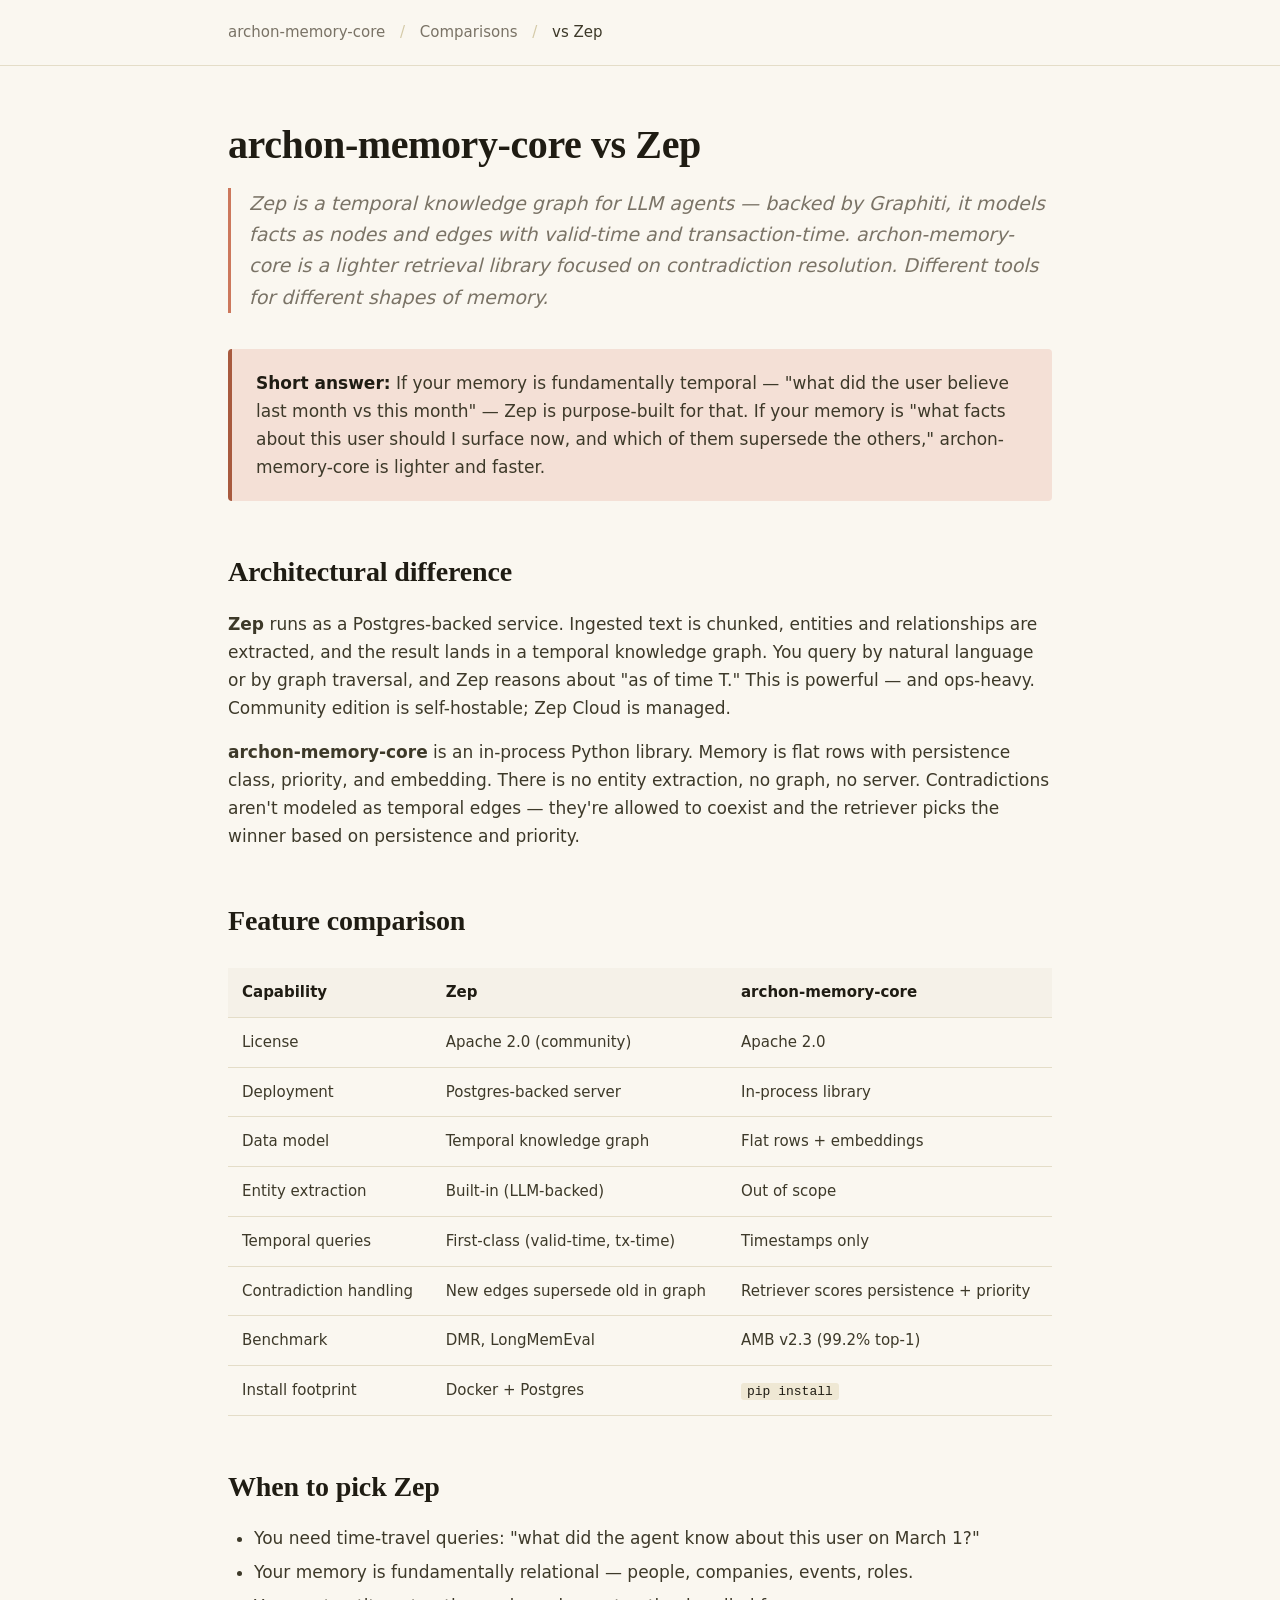
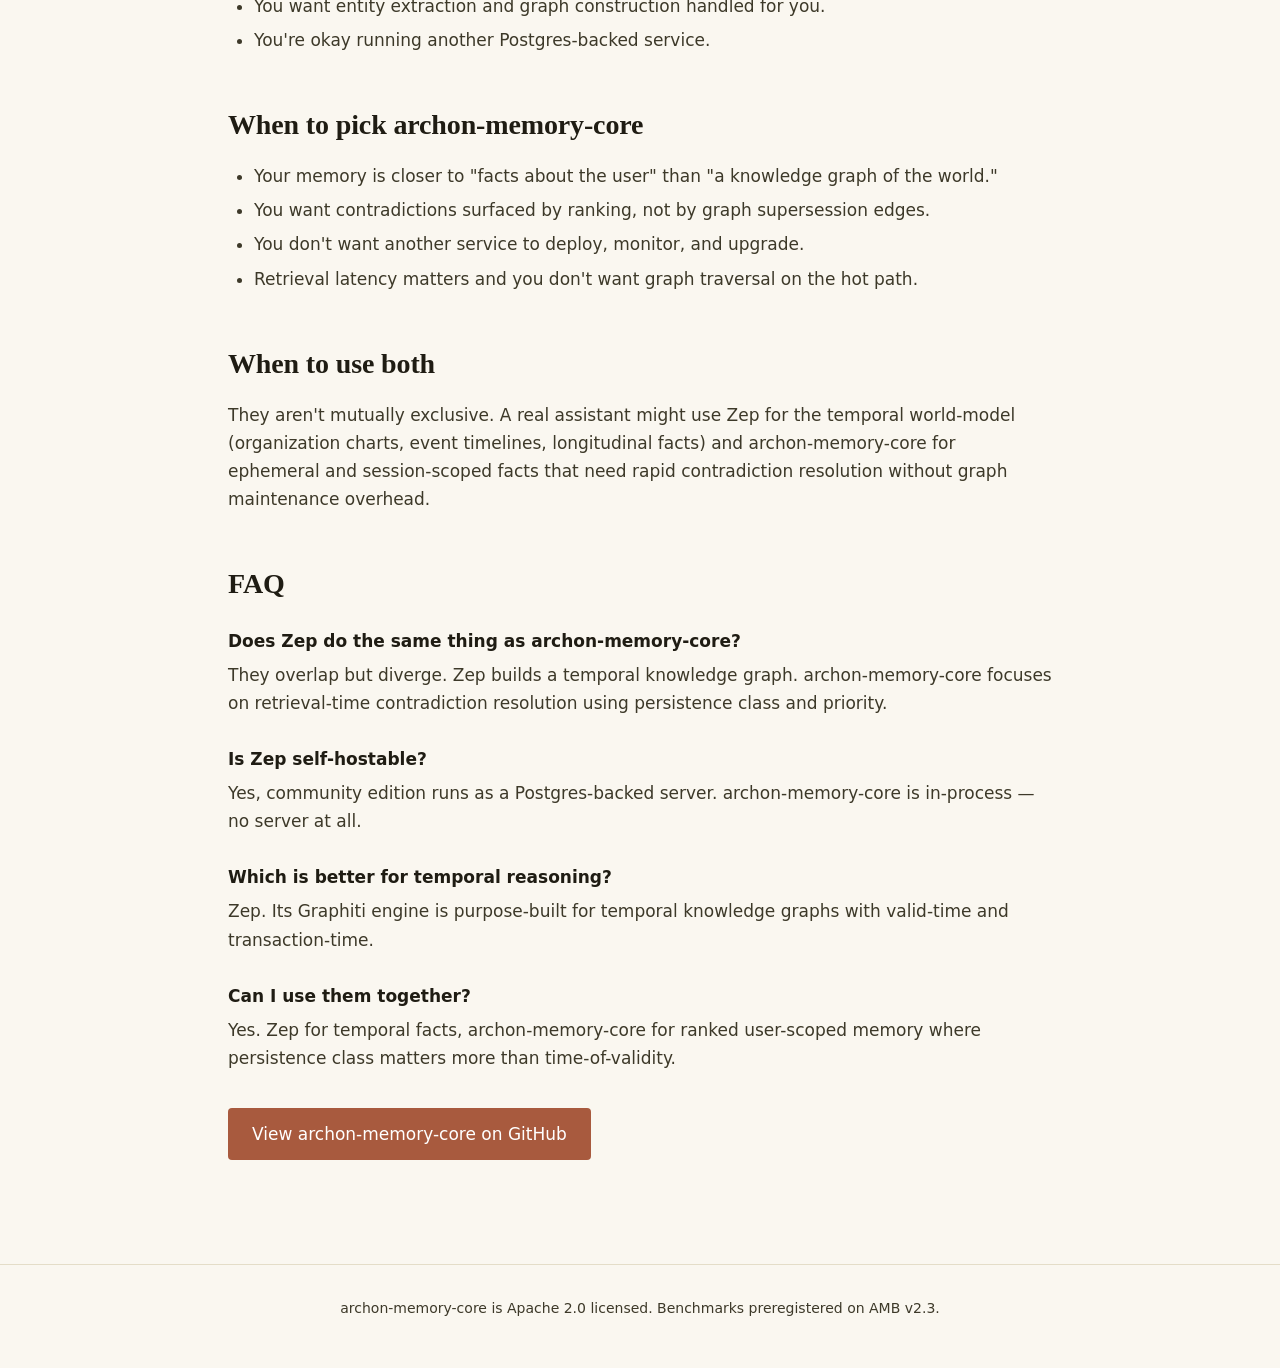
<file: amc/vs-zep/index.html>
<!DOCTYPE html>
<html lang="en">
<head>
  <meta charset="UTF-8">
  <meta name="viewport" content="width=device-width, initial-scale=1.0">
  <title>archon-memory-core vs Zep: Which Memory System for Your Agent?</title>
  <meta name="description" content="Zep is a temporal knowledge graph memory service. archon-memory-core is a retrieval-focused memory library. When to use each, and how they differ architecturally.">
  <link rel="canonical" href="https://divergencerouter.com/amc/vs-zep/">
  <meta property="og:title" content="archon-memory-core vs Zep — agent memory comparison">
  <meta property="og:description" content="Temporal knowledge graph vs retrieval-time contradiction resolution. Here's how to choose.">
  <meta property="og:url" content="https://divergencerouter.com/amc/vs-zep/">
  <meta property="og:type" content="article">
  <link rel="stylesheet" href="/amc/_compare-template.css">
  <script type="application/ld+json">
  {
    "@context": "https://schema.org",
    "@type": "FAQPage",
    "mainEntity": [
      {
        "@type": "Question",
        "name": "Does Zep do the same thing as archon-memory-core?",
        "acceptedAnswer": {
          "@type": "Answer",
          "text": "They overlap but diverge. Zep builds a temporal knowledge graph (Graphiti) and lets you query facts-as-of-time. archon-memory-core focuses on retrieval-time contradiction resolution using persistence class and priority."
        }
      },
      {
        "@type": "Question",
        "name": "Is Zep self-hostable?",
        "acceptedAnswer": {
          "@type": "Answer",
          "text": "Zep's community edition is self-hostable and runs as a Postgres-backed server. Zep Cloud is a managed tier. archon-memory-core is an in-process library — there's no server component at all."
        }
      },
      {
        "@type": "Question",
        "name": "Which is better for temporal reasoning?",
        "acceptedAnswer": {
          "@type": "Answer",
          "text": "Zep. Its Graphiti engine is specifically designed for temporal knowledge graphs with valid-time and transaction-time. archon-memory-core has timestamps but doesn't model temporal queries as a first-class feature."
        }
      },
      {
        "@type": "Question",
        "name": "Can I use them together?",
        "acceptedAnswer": {
          "@type": "Answer",
          "text": "Yes. Use Zep for temporal facts (employment history, event timelines) and archon-memory-core for user preferences and contradicting personal facts where persistence class matters more than time-of-validity."
        }
      }
    ]
  }
  </script>
</head>
<body>
  <nav class="nav"><div class="container">
    <a href="/amc/">archon-memory-core</a>
    <span class="sep">/</span>
    <a href="/amc/">Comparisons</a>
    <span class="sep">/</span>
    <span>vs Zep</span>
  </div></nav>

  <article><div class="container">
    <h1>archon-memory-core vs Zep</h1>
    <p class="lede">Zep is a temporal knowledge graph for LLM agents — backed by Graphiti, it models facts as nodes and edges with valid-time and transaction-time. archon-memory-core is a lighter retrieval library focused on contradiction resolution. Different tools for different shapes of memory.</p>

    <div class="verdict">
      <strong>Short answer:</strong> If your memory is fundamentally temporal — "what did the user believe last month vs this month" — Zep is purpose-built for that. If your memory is "what facts about this user should I surface now, and which of them supersede the others," archon-memory-core is lighter and faster.
    </div>

    <h2>Architectural difference</h2>
    <p><strong>Zep</strong> runs as a Postgres-backed service. Ingested text is chunked, entities and relationships are extracted, and the result lands in a temporal knowledge graph. You query by natural language or by graph traversal, and Zep reasons about "as of time T." This is powerful — and ops-heavy. Community edition is self-hostable; Zep Cloud is managed.</p>
    <p><strong>archon-memory-core</strong> is an in-process Python library. Memory is flat rows with persistence class, priority, and embedding. There is no entity extraction, no graph, no server. Contradictions aren't modeled as temporal edges — they're allowed to coexist and the retriever picks the winner based on persistence and priority.</p>

    <h2>Feature comparison</h2>
    <table>
      <thead><tr><th>Capability</th><th>Zep</th><th>archon-memory-core</th></tr></thead>
      <tbody>
        <tr><td>License</td><td>Apache 2.0 (community)</td><td>Apache 2.0</td></tr>
        <tr><td>Deployment</td><td>Postgres-backed server</td><td>In-process library</td></tr>
        <tr><td>Data model</td><td>Temporal knowledge graph</td><td>Flat rows + embeddings</td></tr>
        <tr><td>Entity extraction</td><td>Built-in (LLM-backed)</td><td>Out of scope</td></tr>
        <tr><td>Temporal queries</td><td>First-class (valid-time, tx-time)</td><td>Timestamps only</td></tr>
        <tr><td>Contradiction handling</td><td>New edges supersede old in graph</td><td>Retriever scores persistence + priority</td></tr>
        <tr><td>Benchmark</td><td>DMR, LongMemEval</td><td>AMB v2.3 (99.2% top-1)</td></tr>
        <tr><td>Install footprint</td><td>Docker + Postgres</td><td><code>pip install</code></td></tr>
      </tbody>
    </table>

    <h2>When to pick Zep</h2>
    <ul>
      <li>You need time-travel queries: "what did the agent know about this user on March 1?"</li>
      <li>Your memory is fundamentally relational — people, companies, events, roles.</li>
      <li>You want entity extraction and graph construction handled for you.</li>
      <li>You're okay running another Postgres-backed service.</li>
    </ul>

    <h2>When to pick archon-memory-core</h2>
    <ul>
      <li>Your memory is closer to "facts about the user" than "a knowledge graph of the world."</li>
      <li>You want contradictions surfaced by ranking, not by graph supersession edges.</li>
      <li>You don't want another service to deploy, monitor, and upgrade.</li>
      <li>Retrieval latency matters and you don't want graph traversal on the hot path.</li>
    </ul>

    <h2>When to use both</h2>
    <p>They aren't mutually exclusive. A real assistant might use Zep for the temporal world-model (organization charts, event timelines, longitudinal facts) and archon-memory-core for ephemeral and session-scoped facts that need rapid contradiction resolution without graph maintenance overhead.</p>

    <h2>FAQ</h2>
    <div class="faq-item">
      <div class="faq-q">Does Zep do the same thing as archon-memory-core?</div>
      <div class="faq-a">They overlap but diverge. Zep builds a temporal knowledge graph. archon-memory-core focuses on retrieval-time contradiction resolution using persistence class and priority.</div>
    </div>
    <div class="faq-item">
      <div class="faq-q">Is Zep self-hostable?</div>
      <div class="faq-a">Yes, community edition runs as a Postgres-backed server. archon-memory-core is in-process — no server at all.</div>
    </div>
    <div class="faq-item">
      <div class="faq-q">Which is better for temporal reasoning?</div>
      <div class="faq-a">Zep. Its Graphiti engine is purpose-built for temporal knowledge graphs with valid-time and transaction-time.</div>
    </div>
    <div class="faq-item">
      <div class="faq-q">Can I use them together?</div>
      <div class="faq-a">Yes. Zep for temporal facts, archon-memory-core for ranked user-scoped memory where persistence class matters more than time-of-validity.</div>
    </div>

    <a class="cta" href="https://github.com/atw4757-byte/archon-memory-core">View archon-memory-core on GitHub</a>
  </div></article>

  <footer><div class="container">
    <p>archon-memory-core is Apache 2.0 licensed. Benchmarks preregistered on AMB v2.3.</p>
  </div></footer>
</body>
</html>
</file>
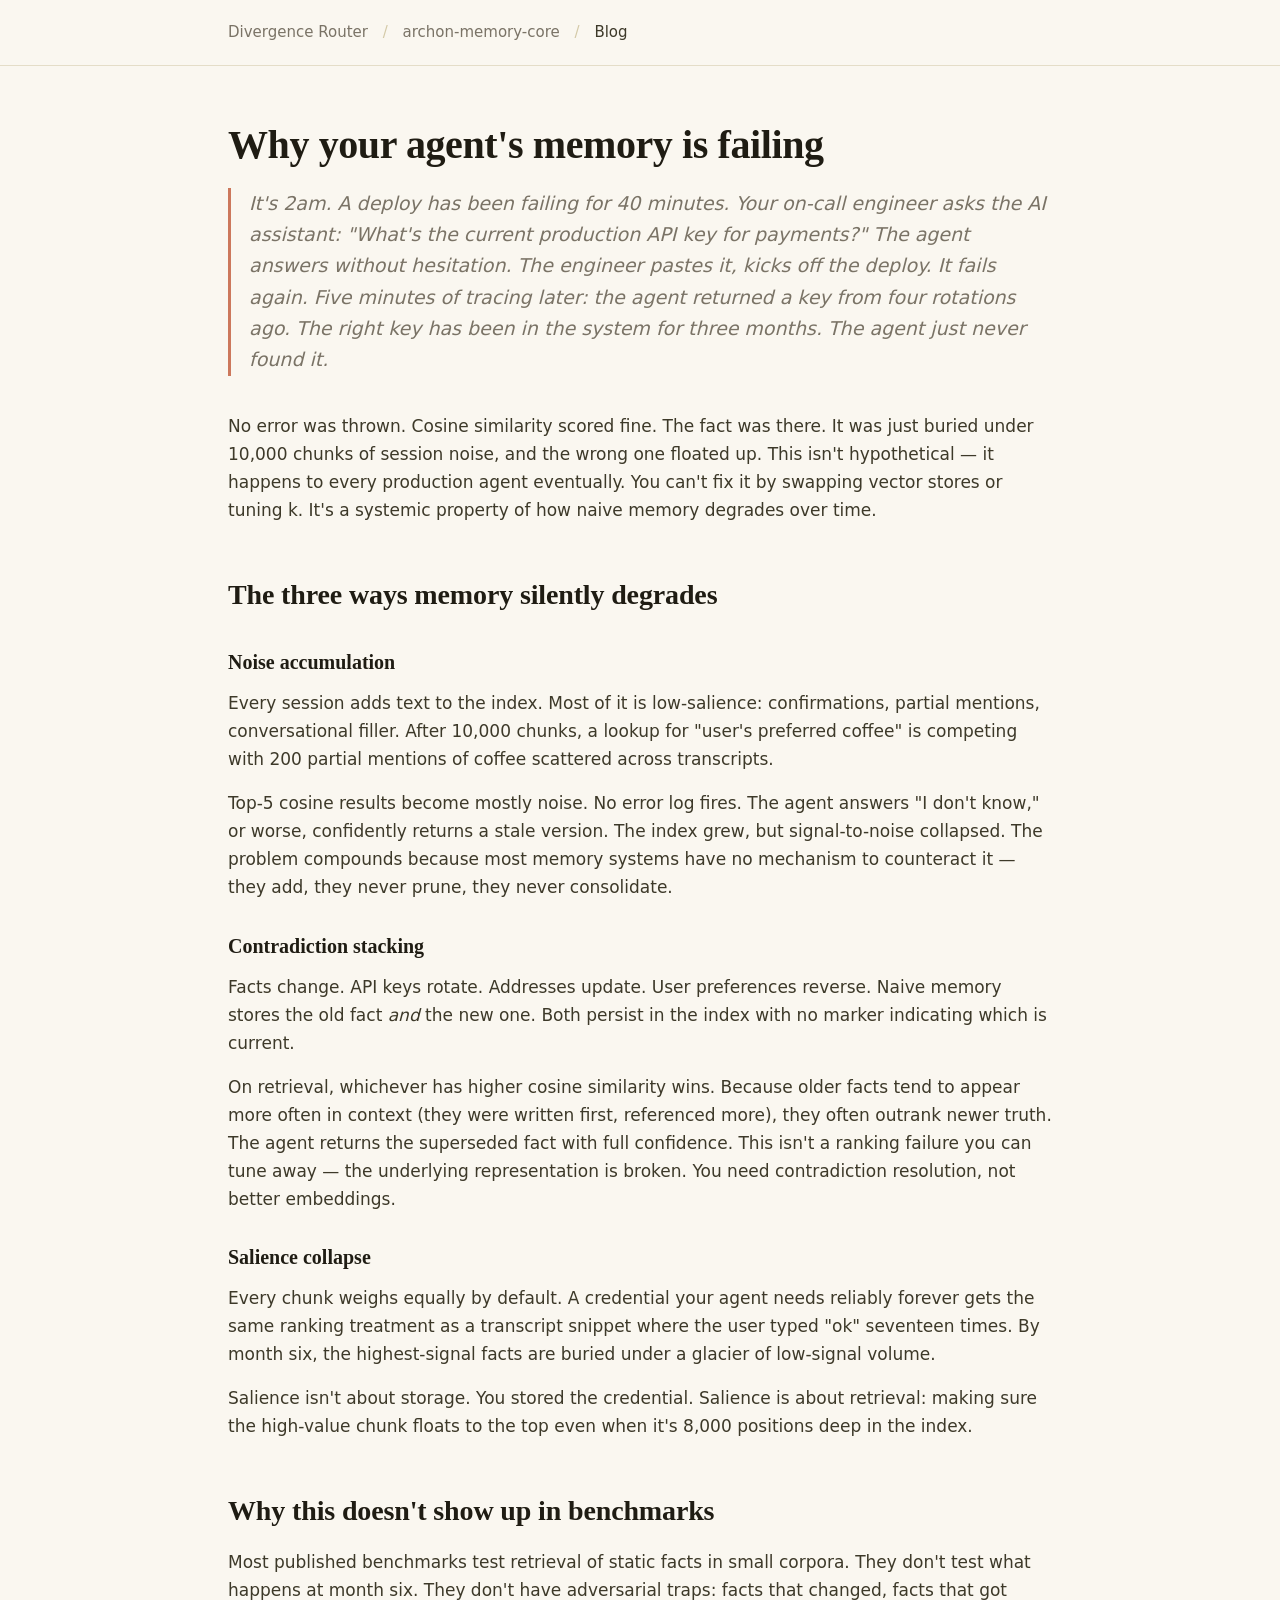
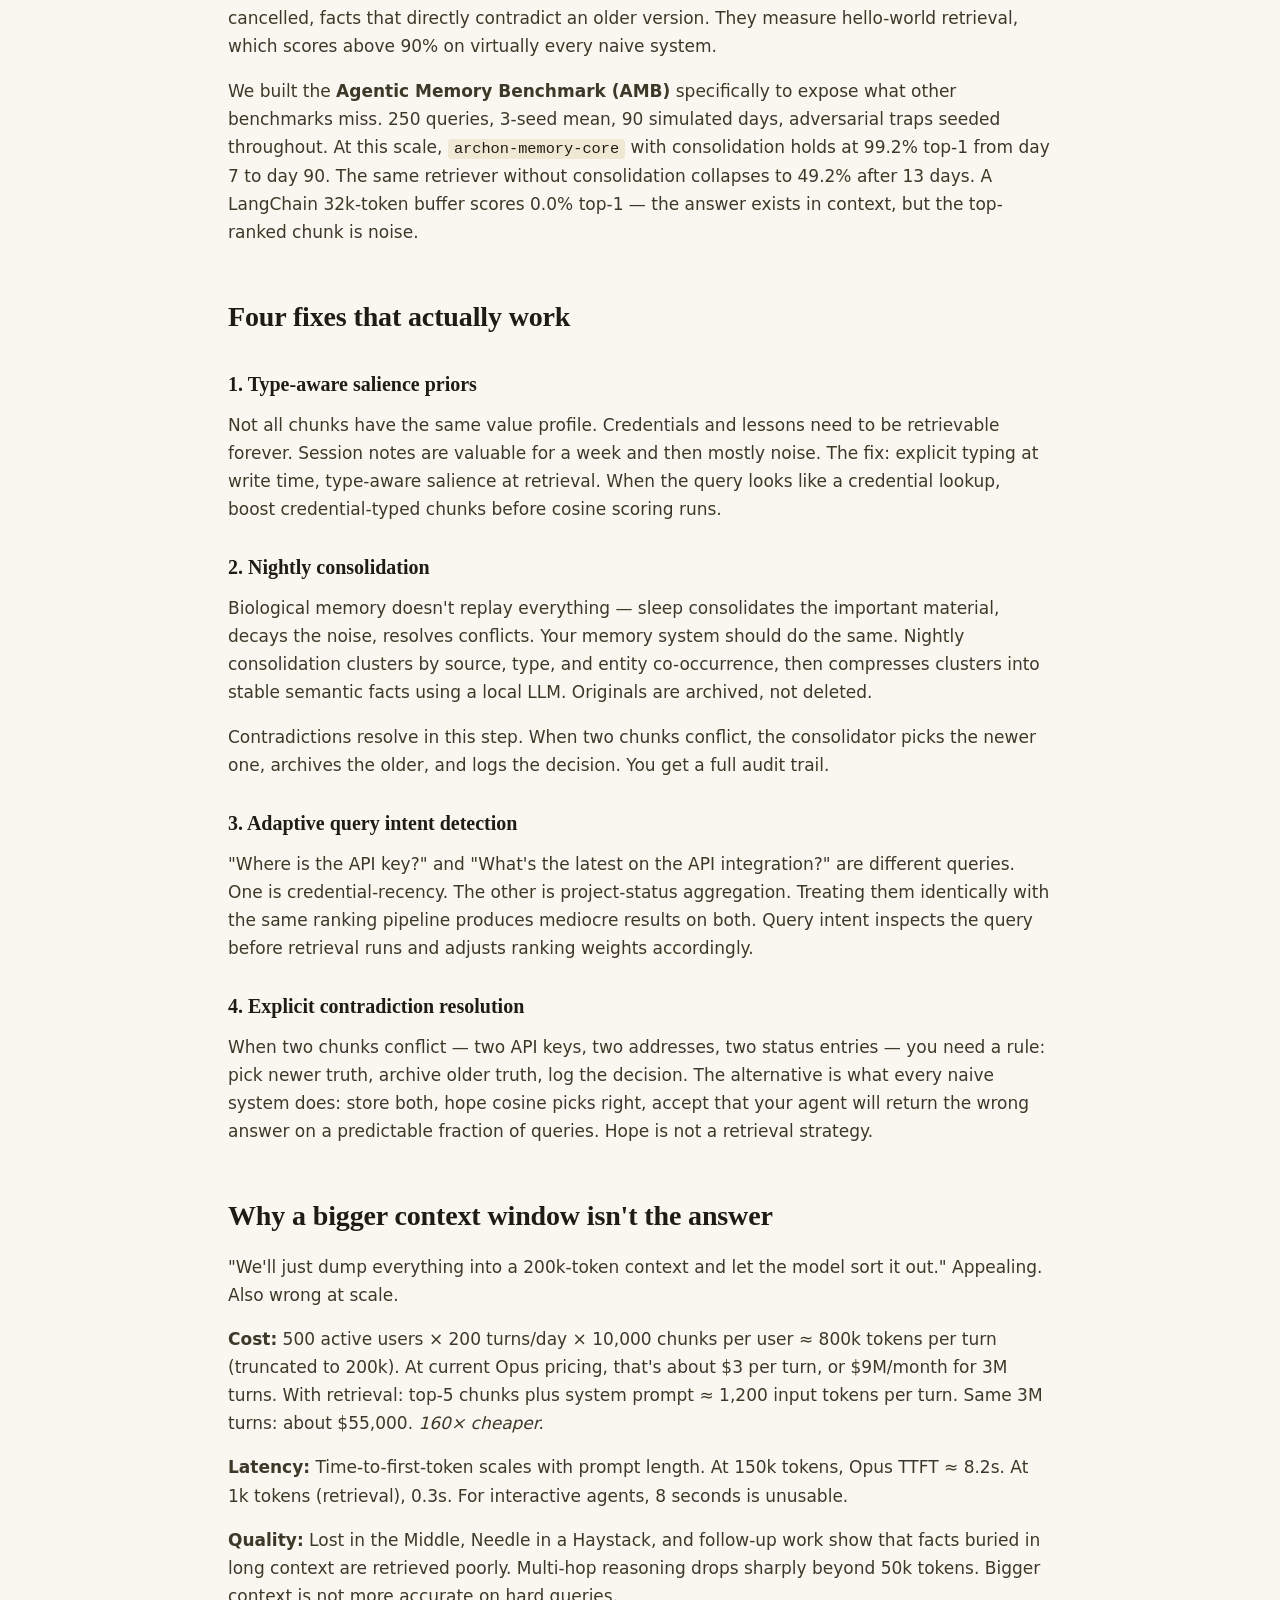
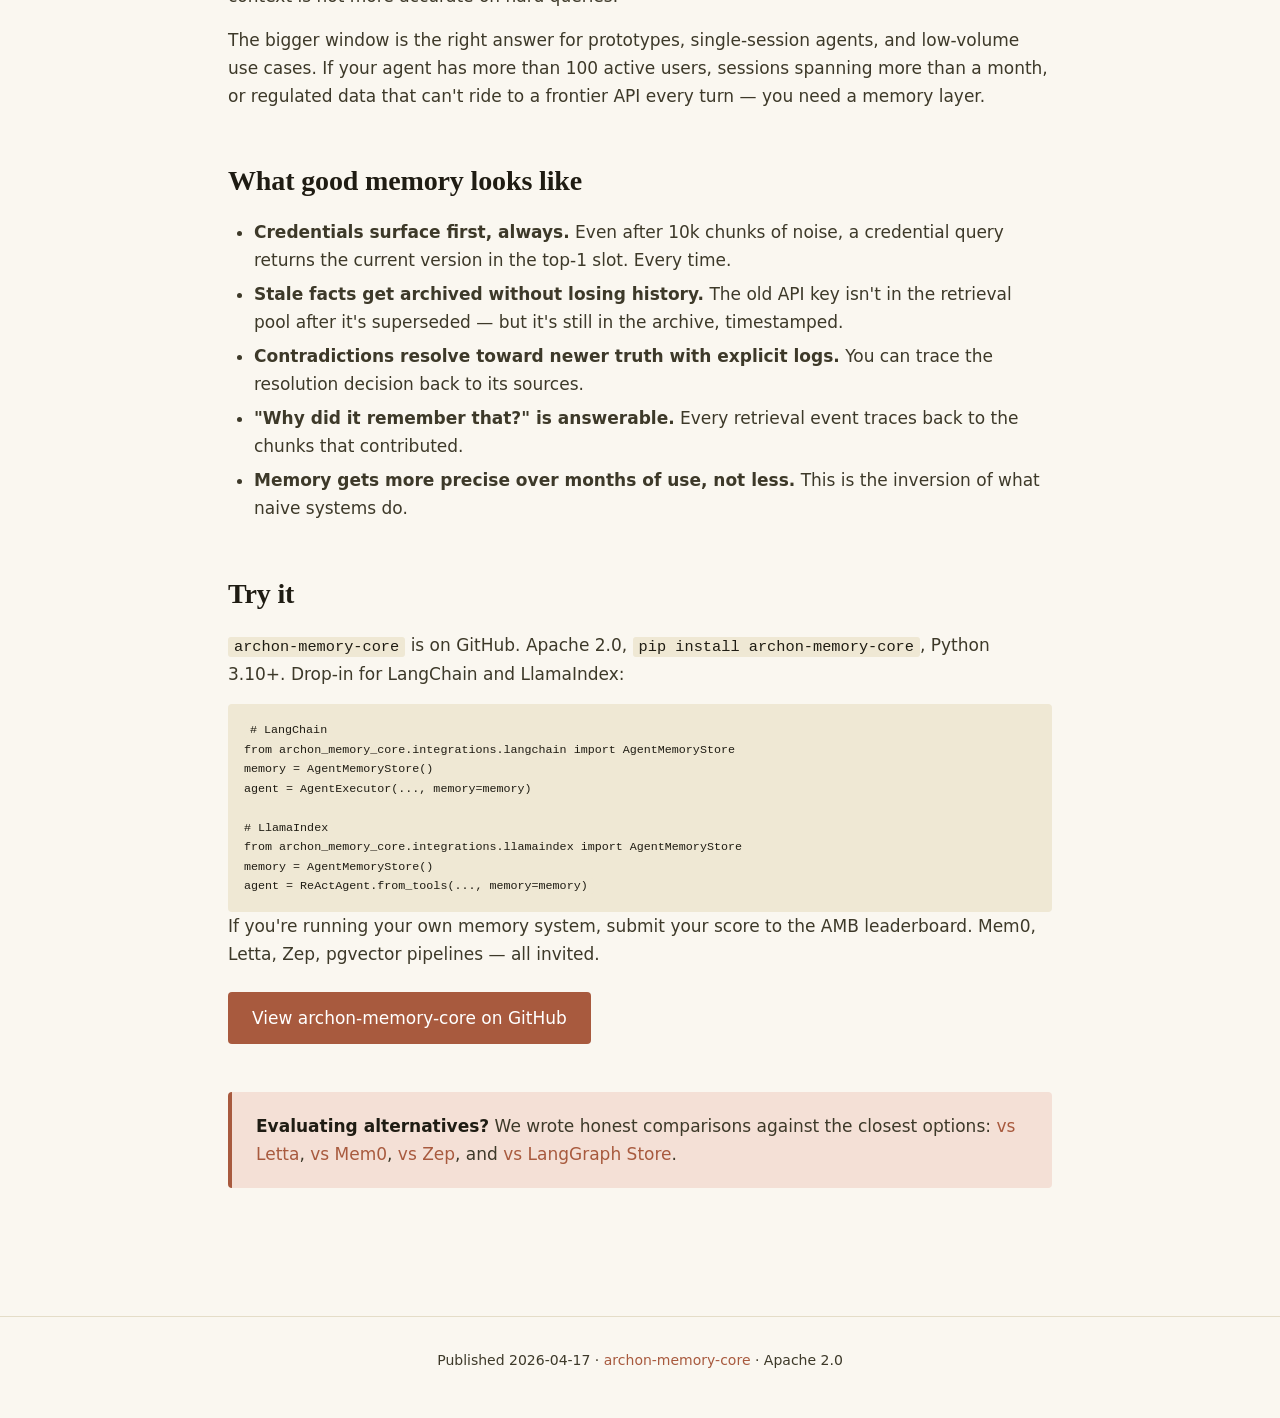
<file: blog/why-your-agents-memory-is-failing/index.html>
<!DOCTYPE html>
<html lang="en">
<head>
  <meta charset="UTF-8">
  <meta name="viewport" content="width=device-width, initial-scale=1.0">
  <title>Why your agent's memory is failing — and four fixes that work</title>
  <meta name="description" content="Every production agent hits the same memory wall: noise accumulates, contradictions stack, salience collapses. Here's why it happens and how to fix it.">
  <link rel="canonical" href="https://divergencerouter.com/blog/why-your-agents-memory-is-failing/">
  <meta property="og:title" content="Why your agent's memory is failing">
  <meta property="og:description" content="Noise, contradictions, salience collapse: three failure modes every production agent hits, and four fixes that actually work.">
  <meta property="og:url" content="https://divergencerouter.com/blog/why-your-agents-memory-is-failing/">
  <meta property="og:type" content="article">
  <meta property="article:published_time" content="2026-04-17">
  <meta property="article:author" content="Andy Williams">
  <link rel="stylesheet" href="/amc/_compare-template.css">
  <script type="application/ld+json">
  {
    "@context": "https://schema.org",
    "@type": "BlogPosting",
    "headline": "Why your agent's memory is failing",
    "description": "Three failure modes every production agent hits, and four fixes that actually work.",
    "author": {"@type": "Person", "name": "Andy Williams"},
    "datePublished": "2026-04-17",
    "mainEntityOfPage": "https://divergencerouter.com/blog/why-your-agents-memory-is-failing/",
    "publisher": {"@type": "Organization", "name": "Divergence Router", "url": "https://divergencerouter.com"}
  }
  </script>
</head>
<body>
  <nav class="nav"><div class="container">
    <a href="/">Divergence Router</a>
    <span class="sep">/</span>
    <a href="/amc/">archon-memory-core</a>
    <span class="sep">/</span>
    <span>Blog</span>
  </div></nav>

  <article><div class="container">
    <h1>Why your agent's memory is failing</h1>
    <p class="lede">It's 2am. A deploy has been failing for 40 minutes. Your on-call engineer asks the AI assistant: "What's the current production API key for payments?" The agent answers without hesitation. The engineer pastes it, kicks off the deploy. It fails again. Five minutes of tracing later: the agent returned a key from four rotations ago. The right key has been in the system for three months. The agent just never found it.</p>

    <p>No error was thrown. Cosine similarity scored fine. The fact was there. It was just buried under 10,000 chunks of session noise, and the wrong one floated up. This isn't hypothetical — it happens to every production agent eventually. You can't fix it by swapping vector stores or tuning k. It's a systemic property of how naive memory degrades over time.</p>

    <h2>The three ways memory silently degrades</h2>

    <h3>Noise accumulation</h3>
    <p>Every session adds text to the index. Most of it is low-salience: confirmations, partial mentions, conversational filler. After 10,000 chunks, a lookup for "user's preferred coffee" is competing with 200 partial mentions of coffee scattered across transcripts.</p>
    <p>Top-5 cosine results become mostly noise. No error log fires. The agent answers "I don't know," or worse, confidently returns a stale version. The index grew, but signal-to-noise collapsed. The problem compounds because most memory systems have no mechanism to counteract it — they add, they never prune, they never consolidate.</p>

    <h3>Contradiction stacking</h3>
    <p>Facts change. API keys rotate. Addresses update. User preferences reverse. Naive memory stores the old fact <em>and</em> the new one. Both persist in the index with no marker indicating which is current.</p>
    <p>On retrieval, whichever has higher cosine similarity wins. Because older facts tend to appear more often in context (they were written first, referenced more), they often outrank newer truth. The agent returns the superseded fact with full confidence. This isn't a ranking failure you can tune away — the underlying representation is broken. You need contradiction resolution, not better embeddings.</p>

    <h3>Salience collapse</h3>
    <p>Every chunk weighs equally by default. A credential your agent needs reliably forever gets the same ranking treatment as a transcript snippet where the user typed "ok" seventeen times. By month six, the highest-signal facts are buried under a glacier of low-signal volume.</p>
    <p>Salience isn't about storage. You stored the credential. Salience is about retrieval: making sure the high-value chunk floats to the top even when it's 8,000 positions deep in the index.</p>

    <h2>Why this doesn't show up in benchmarks</h2>
    <p>Most published benchmarks test retrieval of static facts in small corpora. They don't test what happens at month six. They don't have adversarial traps: facts that changed, facts that got cancelled, facts that directly contradict an older version. They measure hello-world retrieval, which scores above 90% on virtually every naive system.</p>
    <p>We built the <strong>Agentic Memory Benchmark (AMB)</strong> specifically to expose what other benchmarks miss. 250 queries, 3-seed mean, 90 simulated days, adversarial traps seeded throughout. At this scale, <code>archon-memory-core</code> with consolidation holds at 99.2% top-1 from day 7 to day 90. The same retriever without consolidation collapses to 49.2% after 13 days. A LangChain 32k-token buffer scores 0.0% top-1 — the answer exists in context, but the top-ranked chunk is noise.</p>

    <h2>Four fixes that actually work</h2>

    <h3>1. Type-aware salience priors</h3>
    <p>Not all chunks have the same value profile. Credentials and lessons need to be retrievable forever. Session notes are valuable for a week and then mostly noise. The fix: explicit typing at write time, type-aware salience at retrieval. When the query looks like a credential lookup, boost credential-typed chunks before cosine scoring runs.</p>

    <h3>2. Nightly consolidation</h3>
    <p>Biological memory doesn't replay everything — sleep consolidates the important material, decays the noise, resolves conflicts. Your memory system should do the same. Nightly consolidation clusters by source, type, and entity co-occurrence, then compresses clusters into stable semantic facts using a local LLM. Originals are archived, not deleted.</p>
    <p>Contradictions resolve in this step. When two chunks conflict, the consolidator picks the newer one, archives the older, and logs the decision. You get a full audit trail.</p>

    <h3>3. Adaptive query intent detection</h3>
    <p>"Where is the API key?" and "What's the latest on the API integration?" are different queries. One is credential-recency. The other is project-status aggregation. Treating them identically with the same ranking pipeline produces mediocre results on both. Query intent inspects the query before retrieval runs and adjusts ranking weights accordingly.</p>

    <h3>4. Explicit contradiction resolution</h3>
    <p>When two chunks conflict — two API keys, two addresses, two status entries — you need a rule: pick newer truth, archive older truth, log the decision. The alternative is what every naive system does: store both, hope cosine picks right, accept that your agent will return the wrong answer on a predictable fraction of queries. Hope is not a retrieval strategy.</p>

    <h2>Why a bigger context window isn't the answer</h2>
    <p>"We'll just dump everything into a 200k-token context and let the model sort it out." Appealing. Also wrong at scale.</p>
    <p><strong>Cost:</strong> 500 active users × 200 turns/day × 10,000 chunks per user ≈ 800k tokens per turn (truncated to 200k). At current Opus pricing, that's about $3 per turn, or $9M/month for 3M turns. With retrieval: top-5 chunks plus system prompt ≈ 1,200 input tokens per turn. Same 3M turns: about $55,000. <em>160× cheaper.</em></p>
    <p><strong>Latency:</strong> Time-to-first-token scales with prompt length. At 150k tokens, Opus TTFT ≈ 8.2s. At 1k tokens (retrieval), 0.3s. For interactive agents, 8 seconds is unusable.</p>
    <p><strong>Quality:</strong> Lost in the Middle, Needle in a Haystack, and follow-up work show that facts buried in long context are retrieved poorly. Multi-hop reasoning drops sharply beyond 50k tokens. Bigger context is not more accurate on hard queries.</p>
    <p>The bigger window is the right answer for prototypes, single-session agents, and low-volume use cases. If your agent has more than 100 active users, sessions spanning more than a month, or regulated data that can't ride to a frontier API every turn — you need a memory layer.</p>

    <h2>What good memory looks like</h2>
    <ul>
      <li><strong>Credentials surface first, always.</strong> Even after 10k chunks of noise, a credential query returns the current version in the top-1 slot. Every time.</li>
      <li><strong>Stale facts get archived without losing history.</strong> The old API key isn't in the retrieval pool after it's superseded — but it's still in the archive, timestamped.</li>
      <li><strong>Contradictions resolve toward newer truth with explicit logs.</strong> You can trace the resolution decision back to its sources.</li>
      <li><strong>"Why did it remember that?" is answerable.</strong> Every retrieval event traces back to the chunks that contributed.</li>
      <li><strong>Memory gets more precise over months of use, not less.</strong> This is the inversion of what naive systems do.</li>
    </ul>

    <h2>Try it</h2>
    <p><code>archon-memory-core</code> is on GitHub. Apache 2.0, <code>pip install archon-memory-core</code>, Python 3.10+. Drop-in for LangChain and LlamaIndex:</p>
    <pre style="background:var(--paper-sunk);padding:16px;border-radius:4px;overflow-x:auto;font-family:var(--mono);font-size:13px;line-height:1.5;"><code># LangChain
from archon_memory_core.integrations.langchain import AgentMemoryStore
memory = AgentMemoryStore()
agent = AgentExecutor(..., memory=memory)

# LlamaIndex
from archon_memory_core.integrations.llamaindex import AgentMemoryStore
memory = AgentMemoryStore()
agent = ReActAgent.from_tools(..., memory=memory)</code></pre>
    <p>If you're running your own memory system, submit your score to the AMB leaderboard. Mem0, Letta, Zep, pgvector pipelines — all invited.</p>
    <p><a class="cta" href="https://github.com/atw4757-byte/archon-memory-core">View archon-memory-core on GitHub</a></p>

    <div class="verdict" style="margin-top:40px;">
      <strong>Evaluating alternatives?</strong> We wrote honest comparisons against the closest options: <a href="/amc/vs-letta/">vs Letta</a>, <a href="/amc/vs-mem0/">vs Mem0</a>, <a href="/amc/vs-zep/">vs Zep</a>, and <a href="/amc/vs-langgraph-store/">vs LangGraph Store</a>.
    </div>
  </div></article>

  <footer><div class="container">
    <p>Published 2026-04-17 · <a href="/amc/">archon-memory-core</a> · Apache 2.0</p>
  </div></footer>
</body>
</html>
</file>
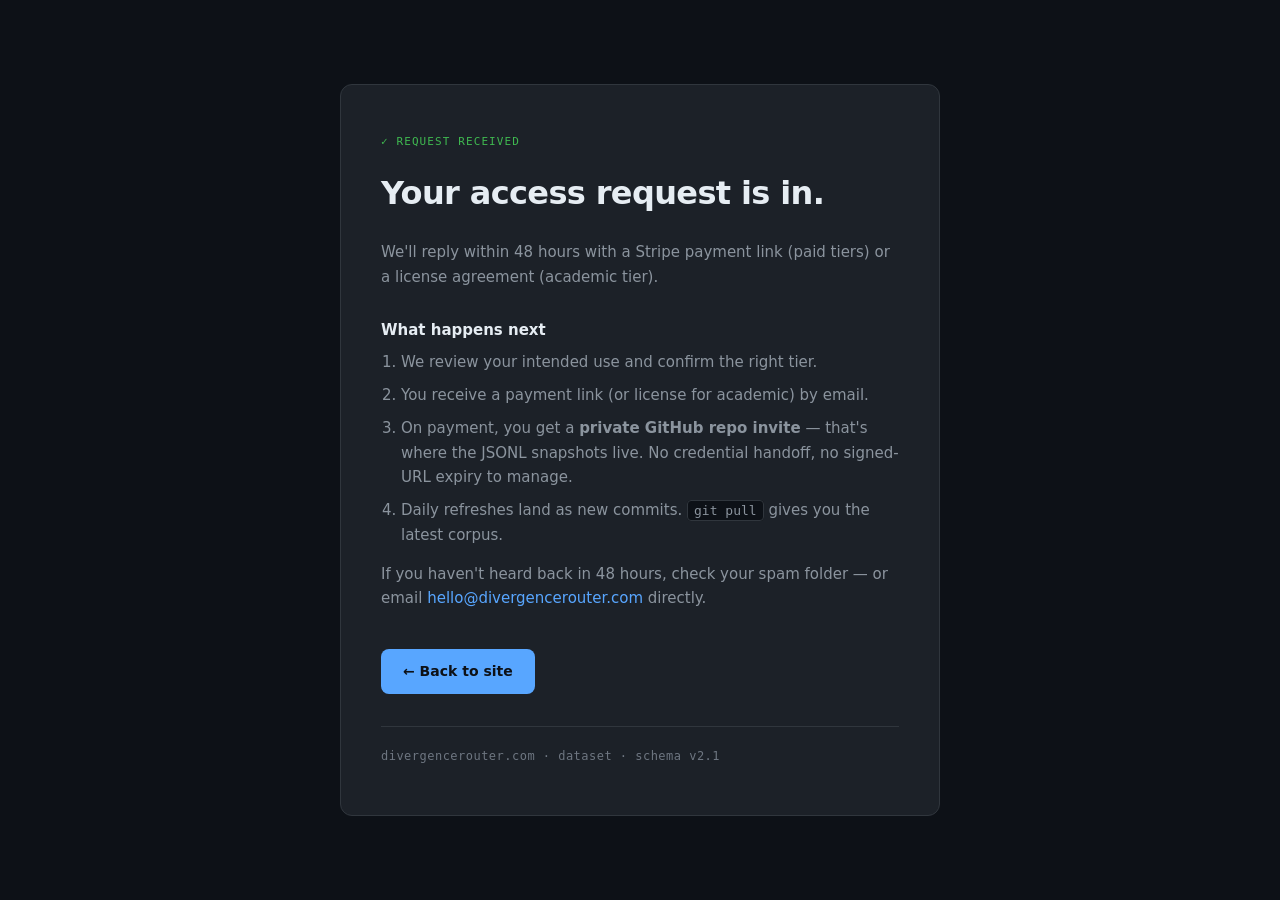
<file: data-thanks.html>
<!DOCTYPE html>
<html lang="en">
<head>
  <meta charset="UTF-8">
  <meta name="viewport" content="width=device-width, initial-scale=1.0">
  <title>Request received — Divergence Router</title>
  <meta name="robots" content="noindex">
  <style>
    :root {
      --bg: #0d1117; --bg-card: #1c2128; --border: #30363d;
      --text: #e6edf3; --text-muted: #8b949e; --text-subtle: #6e7681;
      --blue: #58a6ff; --green: #3fb950;
      --mono: "JetBrains Mono", "Fira Code", Consolas, monospace;
      --sans: -apple-system, BlinkMacSystemFont, "Segoe UI", system-ui, sans-serif;
    }
    * { box-sizing: border-box; margin: 0; padding: 0; }
    body {
      background: var(--bg); color: var(--text); font-family: var(--sans);
      line-height: 1.65; min-height: 100vh; display: grid; place-items: center; padding: 48px 24px;
    }
    .card {
      max-width: 600px; width: 100%; background: var(--bg-card);
      border: 1px solid var(--border); border-radius: 12px; padding: 48px 40px;
    }
    .tag {
      font-family: var(--mono); font-size: 11px; letter-spacing: .1em;
      text-transform: uppercase; color: var(--green); margin-bottom: 16px;
    }
    h1 { font-size: 32px; font-weight: 800; letter-spacing: -.02em; margin-bottom: 20px; }
    h2 { font-size: 15px; font-weight: 700; margin: 28px 0 8px; color: var(--text); }
    p { font-size: 15px; color: var(--text-muted); margin-bottom: 14px; }
    ul { padding-left: 20px; margin-bottom: 14px; }
    li { color: var(--text-muted); font-size: 15px; margin-bottom: 6px; }
    code { font-family: var(--mono); font-size: 13px; background: var(--bg); padding: 2px 6px; border: 1px solid var(--border); border-radius: 4px; }
    a { color: var(--blue); text-decoration: none; }
    a:hover { text-decoration: underline; }
    .btn {
      display: inline-block; margin-top: 24px; padding: 11px 22px;
      background: var(--blue); color: #0d1117; font-weight: 600; font-size: 14px;
      border-radius: 8px; text-decoration: none;
    }
    .btn:hover { text-decoration: none; }
    .meta {
      font-family: var(--mono); font-size: 12px; color: var(--text-subtle);
      margin-top: 32px; padding-top: 20px; border-top: 1px solid var(--border);
      letter-spacing: .04em;
    }
  </style>
</head>
<body>
  <div class="card">
    <div class="tag">✓ Request received</div>
    <h1>Your access request is in.</h1>
    <p>We'll reply within 48 hours with a Stripe payment link (paid tiers) or a license agreement (academic tier).</p>

    <h2>What happens next</h2>
    <ol style="padding-left:20px; margin-bottom:14px;">
      <li style="color:var(--text-muted); font-size:15px; margin-bottom:8px;">We review your intended use and confirm the right tier.</li>
      <li style="color:var(--text-muted); font-size:15px; margin-bottom:8px;">You receive a payment link (or license for academic) by email.</li>
      <li style="color:var(--text-muted); font-size:15px; margin-bottom:8px;">On payment, you get a <strong>private GitHub repo invite</strong> — that's where the JSONL snapshots live. No credential handoff, no signed-URL expiry to manage.</li>
      <li style="color:var(--text-muted); font-size:15px;">Daily refreshes land as new commits. <code>git pull</code> gives you the latest corpus.</li>
    </ol>

    <p>If you haven't heard back in 48 hours, check your spam folder — or email <a href="mailto:hello@divergencerouter.com">hello@divergencerouter.com</a> directly.</p>

    <a href="/" class="btn">← Back to site</a>

    <div class="meta">divergencerouter.com · dataset · schema v2.1</div>
  </div>
</body>
</html>
</file>
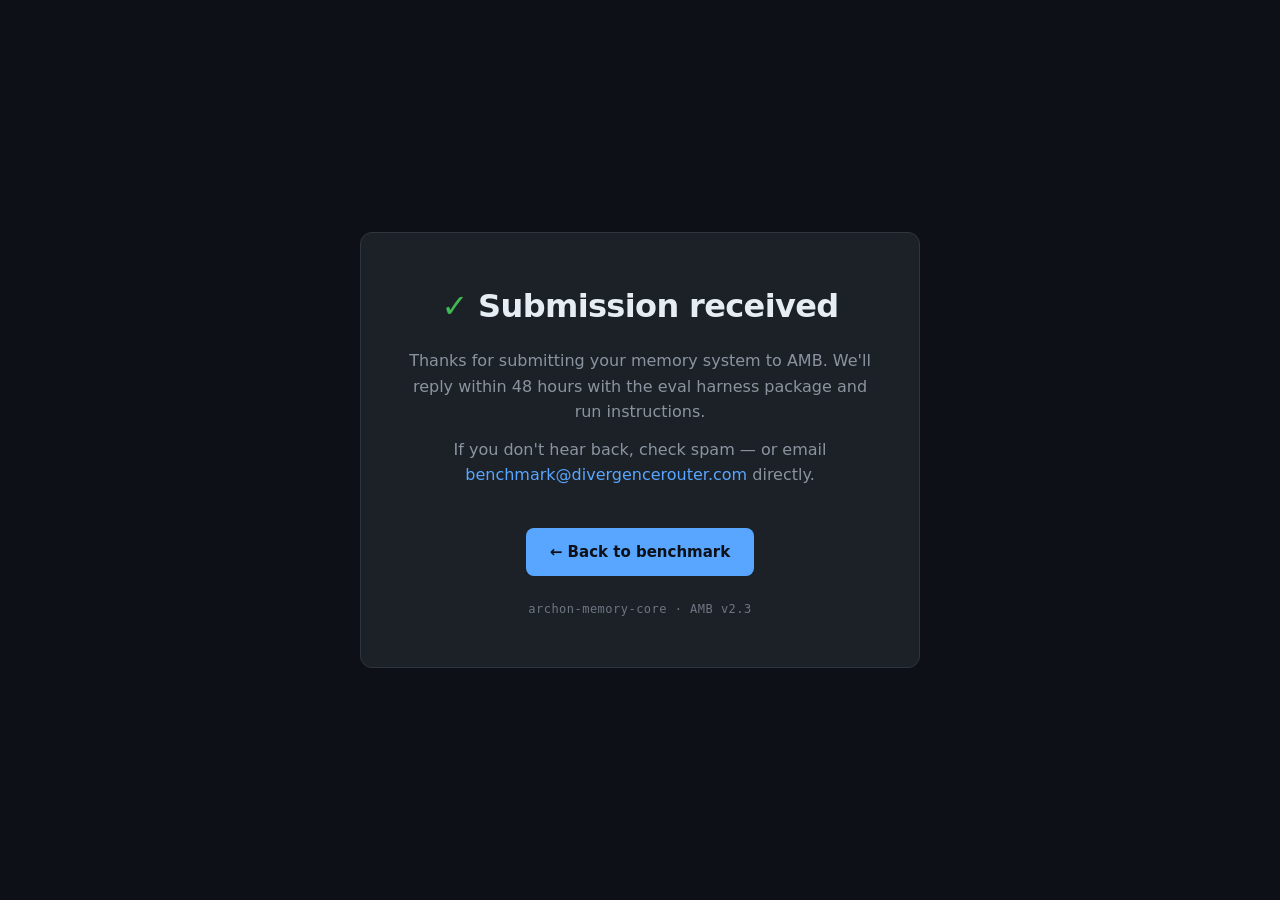
<file: amc/thanks.html>
<!DOCTYPE html>
<html lang="en">
<head>
  <meta charset="UTF-8">
  <meta name="viewport" content="width=device-width, initial-scale=1.0">
  <title>Submission received — archon-memory-core</title>
  <meta name="robots" content="noindex">
  <style>
    :root {
      --bg: #0d1117; --bg-card: #1c2128; --border: #30363d;
      --text: #e6edf3; --text-muted: #8b949e; --text-subtle: #6e7681;
      --blue: #58a6ff; --green: #3fb950;
      --mono: "JetBrains Mono", "Fira Code", Consolas, monospace;
      --sans: -apple-system, BlinkMacSystemFont, "Segoe UI", system-ui, sans-serif;
    }
    * { box-sizing: border-box; margin: 0; padding: 0; }
    body {
      background: var(--bg); color: var(--text); font-family: var(--sans);
      line-height: 1.6; min-height: 100vh; display: grid; place-items: center; padding: 48px 24px;
    }
    .card {
      max-width: 560px; width: 100%; background: var(--bg-card);
      border: 1px solid var(--border); border-radius: 12px; padding: 48px 40px; text-align: center;
    }
    h1 { font-size: 32px; font-weight: 800; letter-spacing: -.02em; margin-bottom: 16px; }
    .accent { color: var(--green); }
    p { font-size: 16px; color: var(--text-muted); margin-bottom: 12px; }
    .meta { font-family: var(--mono); font-size: 12px; color: var(--text-subtle); margin-top: 24px; letter-spacing: .04em; }
    a { color: var(--blue); text-decoration: none; }
    a:hover { text-decoration: underline; }
    .btn {
      display: inline-block; margin-top: 28px; padding: 12px 24px;
      background: var(--blue); color: #0d1117; font-weight: 600; font-size: 15px;
      border-radius: 8px; text-decoration: none; transition: transform .2s ease;
    }
    .btn:hover { transform: translateY(-1px); text-decoration: none; }
  </style>
</head>
<body>
  <div class="card">
    <h1><span class="accent">✓</span> Submission received</h1>
    <p>Thanks for submitting your memory system to AMB. We'll reply within 48 hours with the eval harness package and run instructions.</p>
    <p>If you don't hear back, check spam — or email <a href="mailto:benchmark@divergencerouter.com">benchmark@divergencerouter.com</a> directly.</p>
    <a href="/amc/" class="btn">← Back to benchmark</a>
    <div class="meta">archon-memory-core · AMB v2.3</div>
  </div>
</body>
</html>
</file>
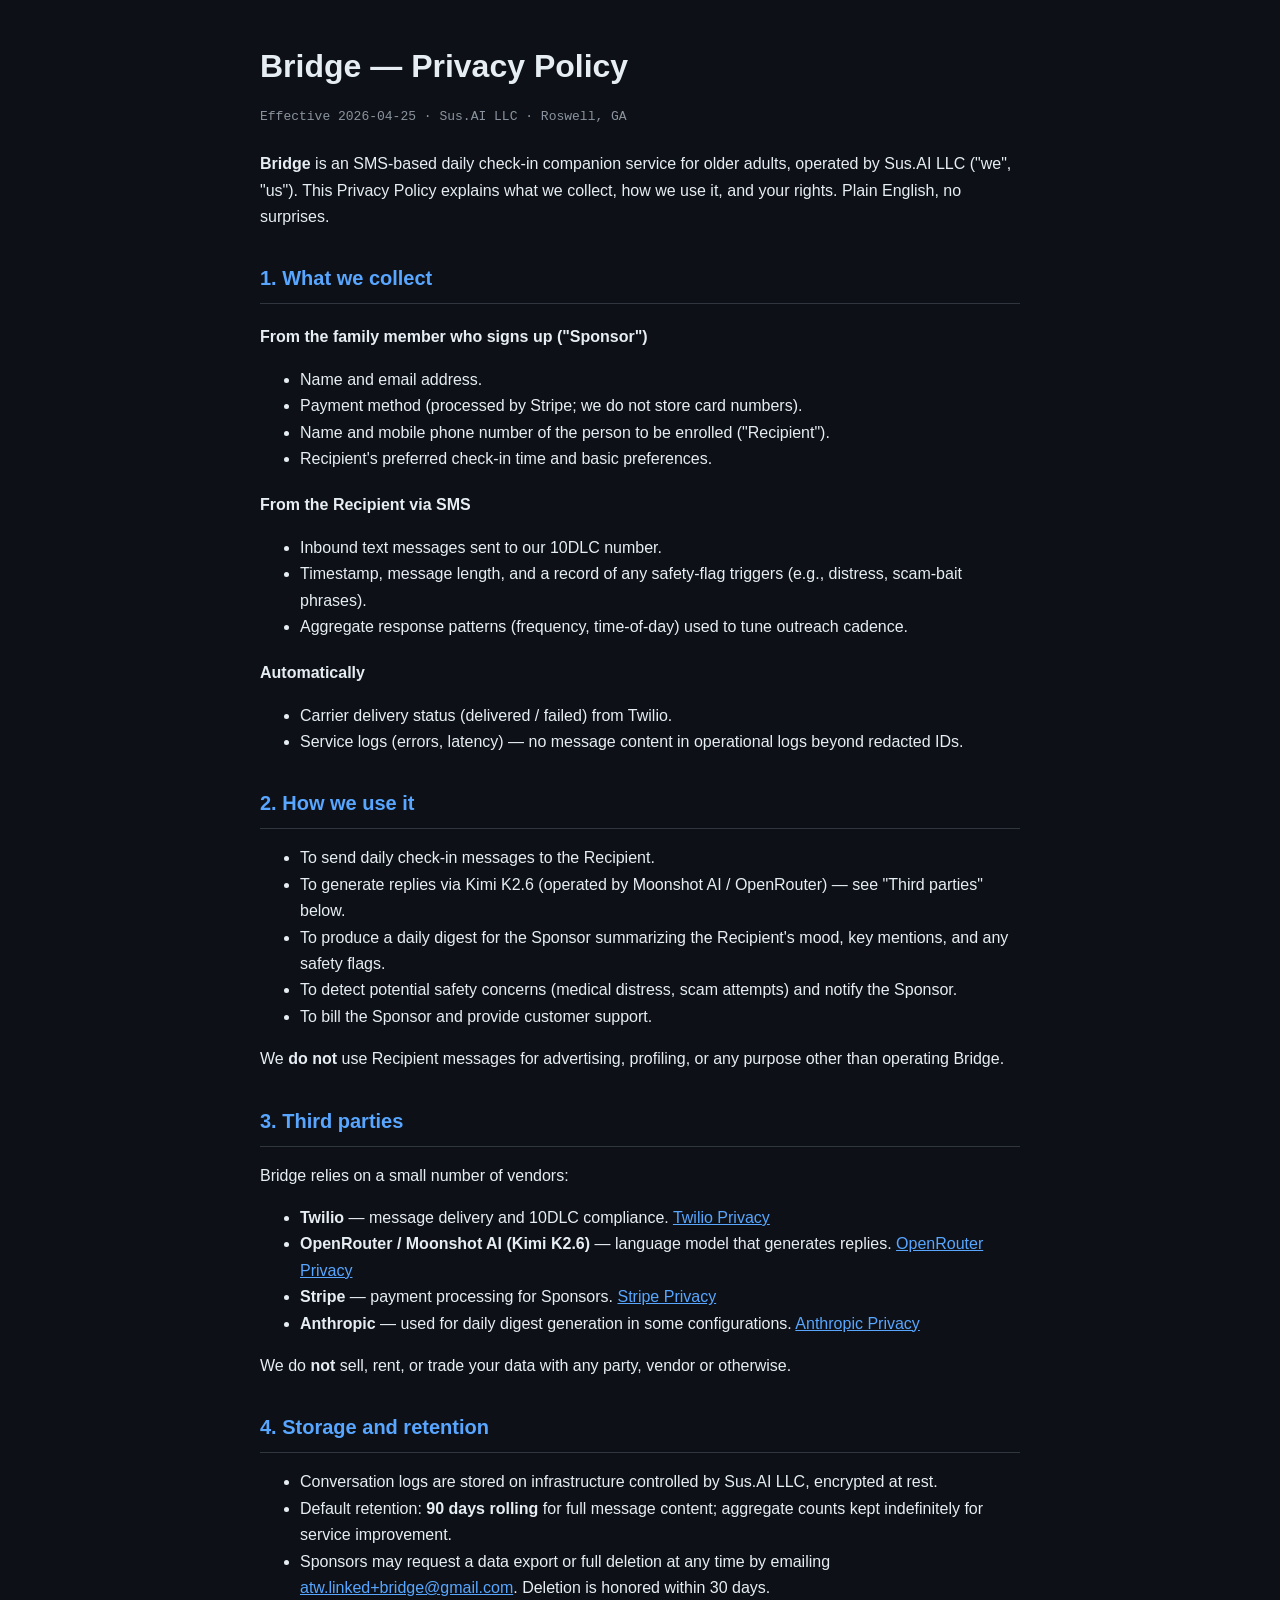
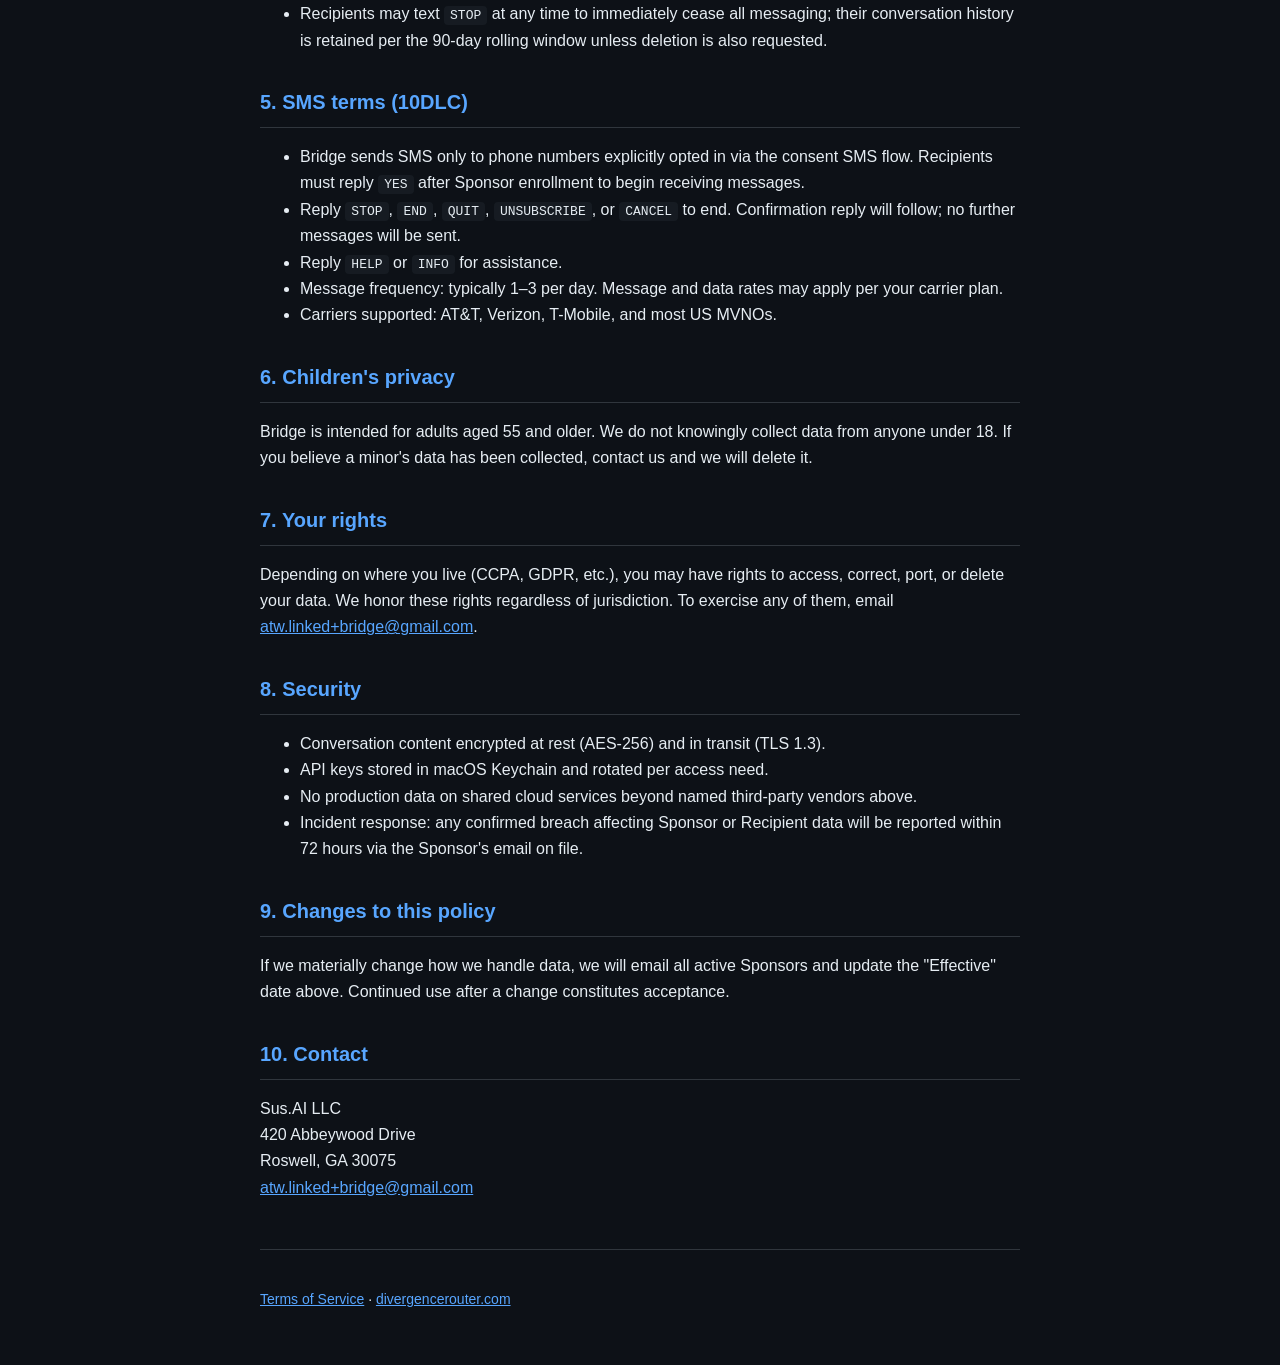
<file: bridge/privacy.html>
<!DOCTYPE html>
<html lang="en">
<head>
  <meta charset="UTF-8">
  <meta name="viewport" content="width=device-width, initial-scale=1.0">
  <meta name="description" content="Bridge SMS Companion Service — Privacy Policy. How we collect, use, and protect data.">
  <title>Bridge — Privacy Policy</title>
  <style>
    :root {
      --bg: #0d1117; --bg-card: #161b22; --border: #30363d;
      --text: #e6edf3; --muted: #8b949e; --accent: #58a6ff;
      --mono: "JetBrains Mono", Consolas, monospace;
    }
    * { box-sizing: border-box; }
    body {
      margin: 0; background: var(--bg); color: var(--text);
      font-family: -apple-system, BlinkMacSystemFont, "Segoe UI", sans-serif;
      line-height: 1.65; padding: 40px 20px;
    }
    main { max-width: 760px; margin: 0 auto; }
    h1 { font-size: 32px; margin: 0 0 8px 0; }
    h2 { font-size: 20px; margin: 32px 0 12px 0; color: var(--accent); border-bottom: 1px solid var(--border); padding-bottom: 8px; }
    h3 { font-size: 16px; margin: 20px 0 8px 0; }
    p, li { color: var(--text); }
    .meta { color: var(--muted); font-family: var(--mono); font-size: 13px; margin-bottom: 24px; }
    a { color: var(--accent); }
    code { background: var(--bg-card); padding: 2px 6px; border-radius: 4px; font-family: var(--mono); font-size: 13px; }
    .footer { margin-top: 48px; padding-top: 24px; border-top: 1px solid var(--border); color: var(--muted); font-size: 14px; }
  </style>
</head>
<body>
<main>
  <h1>Bridge — Privacy Policy</h1>
  <p class="meta">Effective 2026-04-25 · Sus.AI LLC · Roswell, GA</p>

  <p><strong>Bridge</strong> is an SMS-based daily check-in companion service for older adults, operated by Sus.AI LLC ("we", "us"). This Privacy Policy explains what we collect, how we use it, and your rights. Plain English, no surprises.</p>

  <h2>1. What we collect</h2>

  <h3>From the family member who signs up ("Sponsor")</h3>
  <ul>
    <li>Name and email address.</li>
    <li>Payment method (processed by Stripe; we do not store card numbers).</li>
    <li>Name and mobile phone number of the person to be enrolled ("Recipient").</li>
    <li>Recipient's preferred check-in time and basic preferences.</li>
  </ul>

  <h3>From the Recipient via SMS</h3>
  <ul>
    <li>Inbound text messages sent to our 10DLC number.</li>
    <li>Timestamp, message length, and a record of any safety-flag triggers (e.g., distress, scam-bait phrases).</li>
    <li>Aggregate response patterns (frequency, time-of-day) used to tune outreach cadence.</li>
  </ul>

  <h3>Automatically</h3>
  <ul>
    <li>Carrier delivery status (delivered / failed) from Twilio.</li>
    <li>Service logs (errors, latency) — no message content in operational logs beyond redacted IDs.</li>
  </ul>

  <h2>2. How we use it</h2>

  <ul>
    <li>To send daily check-in messages to the Recipient.</li>
    <li>To generate replies via Kimi K2.6 (operated by Moonshot AI / OpenRouter) — see "Third parties" below.</li>
    <li>To produce a daily digest for the Sponsor summarizing the Recipient's mood, key mentions, and any safety flags.</li>
    <li>To detect potential safety concerns (medical distress, scam attempts) and notify the Sponsor.</li>
    <li>To bill the Sponsor and provide customer support.</li>
  </ul>

  <p>We <strong>do not</strong> use Recipient messages for advertising, profiling, or any purpose other than operating Bridge.</p>

  <h2>3. Third parties</h2>

  <p>Bridge relies on a small number of vendors:</p>
  <ul>
    <li><strong>Twilio</strong> — message delivery and 10DLC compliance. <a href="https://www.twilio.com/legal/privacy">Twilio Privacy</a></li>
    <li><strong>OpenRouter / Moonshot AI (Kimi K2.6)</strong> — language model that generates replies. <a href="https://openrouter.ai/privacy">OpenRouter Privacy</a></li>
    <li><strong>Stripe</strong> — payment processing for Sponsors. <a href="https://stripe.com/privacy">Stripe Privacy</a></li>
    <li><strong>Anthropic</strong> — used for daily digest generation in some configurations. <a href="https://www.anthropic.com/privacy">Anthropic Privacy</a></li>
  </ul>

  <p>We do <strong>not</strong> sell, rent, or trade your data with any party, vendor or otherwise.</p>

  <h2>4. Storage and retention</h2>

  <ul>
    <li>Conversation logs are stored on infrastructure controlled by Sus.AI LLC, encrypted at rest.</li>
    <li>Default retention: <strong>90 days rolling</strong> for full message content; aggregate counts kept indefinitely for service improvement.</li>
    <li>Sponsors may request a data export or full deletion at any time by emailing <a href="mailto:atw.linked+bridge@gmail.com">atw.linked+bridge@gmail.com</a>. Deletion is honored within 30 days.</li>
    <li>Recipients may text <code>STOP</code> at any time to immediately cease all messaging; their conversation history is retained per the 90-day rolling window unless deletion is also requested.</li>
  </ul>

  <h2>5. SMS terms (10DLC)</h2>

  <ul>
    <li>Bridge sends SMS only to phone numbers explicitly opted in via the consent SMS flow. Recipients must reply <code>YES</code> after Sponsor enrollment to begin receiving messages.</li>
    <li>Reply <code>STOP</code>, <code>END</code>, <code>QUIT</code>, <code>UNSUBSCRIBE</code>, or <code>CANCEL</code> to end. Confirmation reply will follow; no further messages will be sent.</li>
    <li>Reply <code>HELP</code> or <code>INFO</code> for assistance.</li>
    <li>Message frequency: typically 1–3 per day. Message and data rates may apply per your carrier plan.</li>
    <li>Carriers supported: AT&T, Verizon, T-Mobile, and most US MVNOs.</li>
  </ul>

  <h2>6. Children's privacy</h2>

  <p>Bridge is intended for adults aged 55 and older. We do not knowingly collect data from anyone under 18. If you believe a minor's data has been collected, contact us and we will delete it.</p>

  <h2>7. Your rights</h2>

  <p>Depending on where you live (CCPA, GDPR, etc.), you may have rights to access, correct, port, or delete your data. We honor these rights regardless of jurisdiction. To exercise any of them, email <a href="mailto:atw.linked+bridge@gmail.com">atw.linked+bridge@gmail.com</a>.</p>

  <h2>8. Security</h2>

  <ul>
    <li>Conversation content encrypted at rest (AES-256) and in transit (TLS 1.3).</li>
    <li>API keys stored in macOS Keychain and rotated per access need.</li>
    <li>No production data on shared cloud services beyond named third-party vendors above.</li>
    <li>Incident response: any confirmed breach affecting Sponsor or Recipient data will be reported within 72 hours via the Sponsor's email on file.</li>
  </ul>

  <h2>9. Changes to this policy</h2>

  <p>If we materially change how we handle data, we will email all active Sponsors and update the "Effective" date above. Continued use after a change constitutes acceptance.</p>

  <h2>10. Contact</h2>

  <p>
    Sus.AI LLC<br>
    420 Abbeywood Drive<br>
    Roswell, GA 30075<br>
    <a href="mailto:atw.linked+bridge@gmail.com">atw.linked+bridge@gmail.com</a>
  </p>

  <div class="footer">
    <p><a href="/bridge/terms">Terms of Service</a> · <a href="/">divergencerouter.com</a></p>
  </div>
</main>
</body>
</html>
</file>
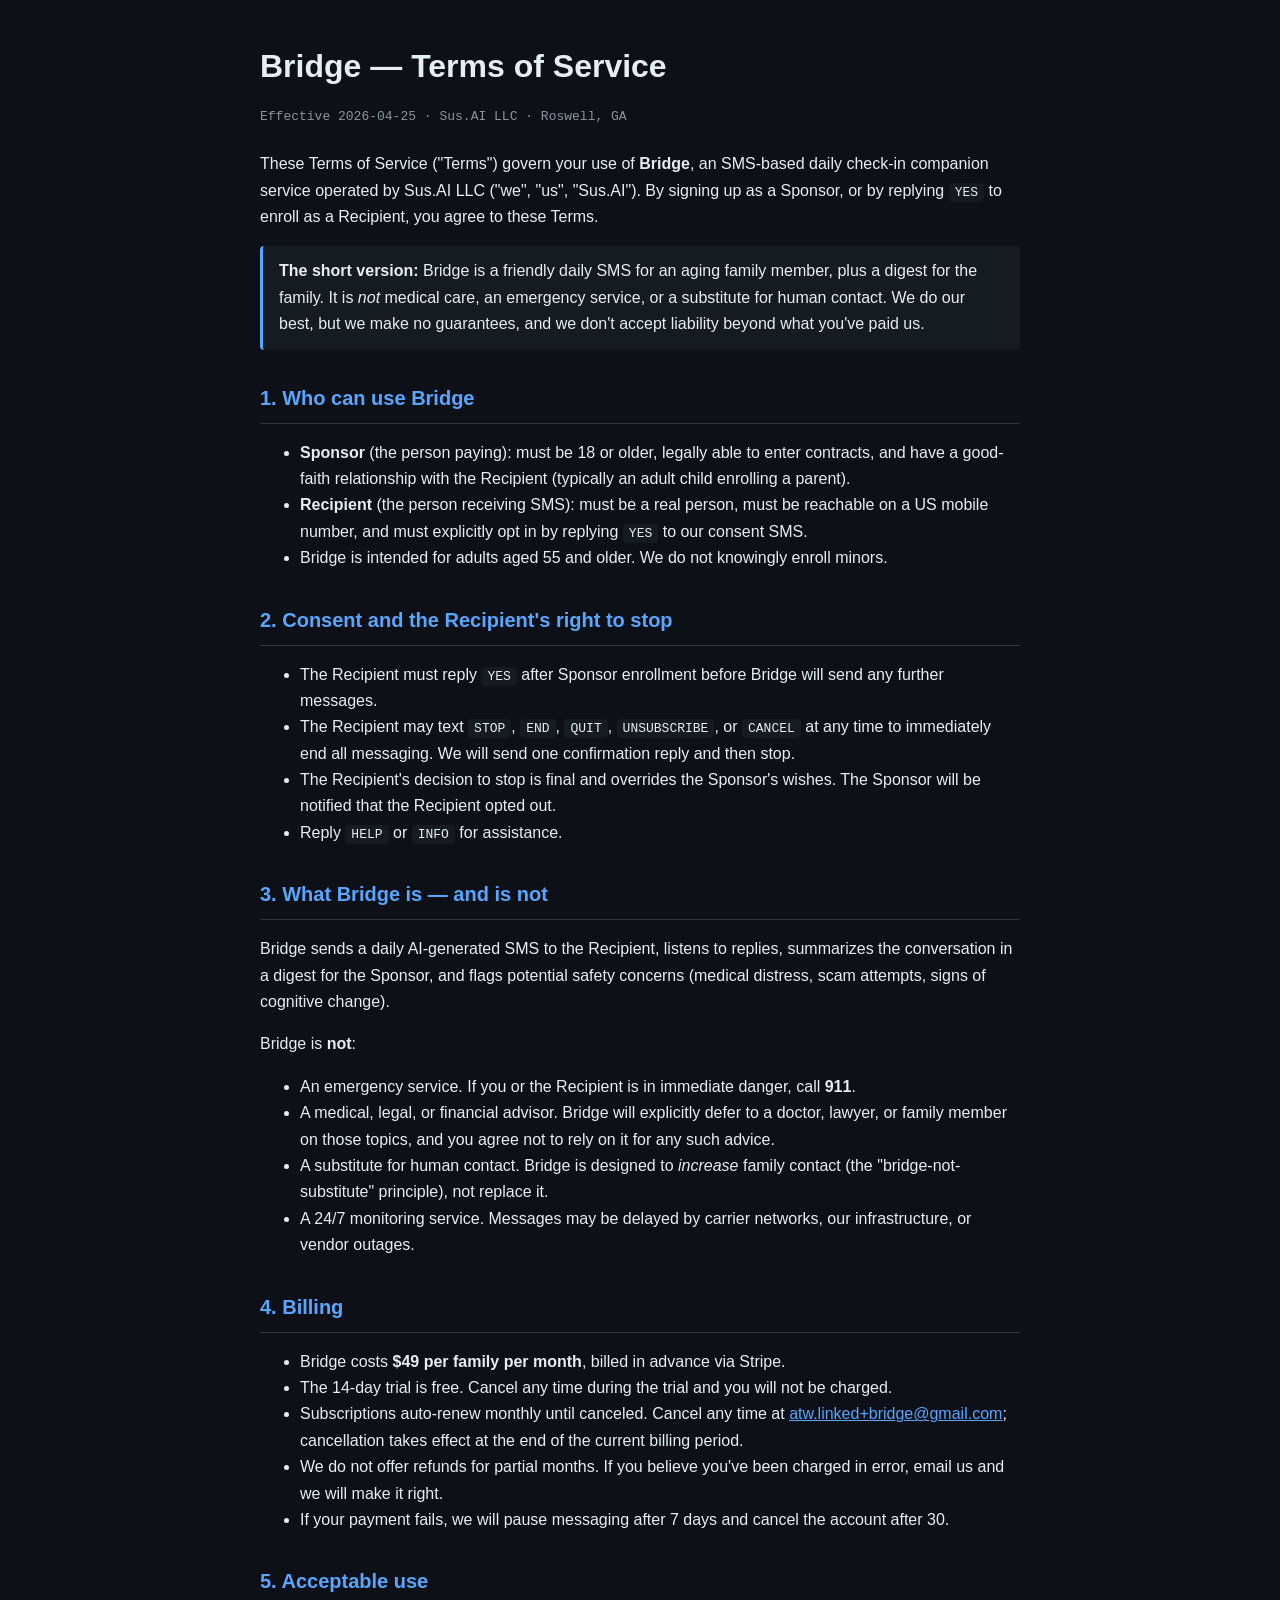
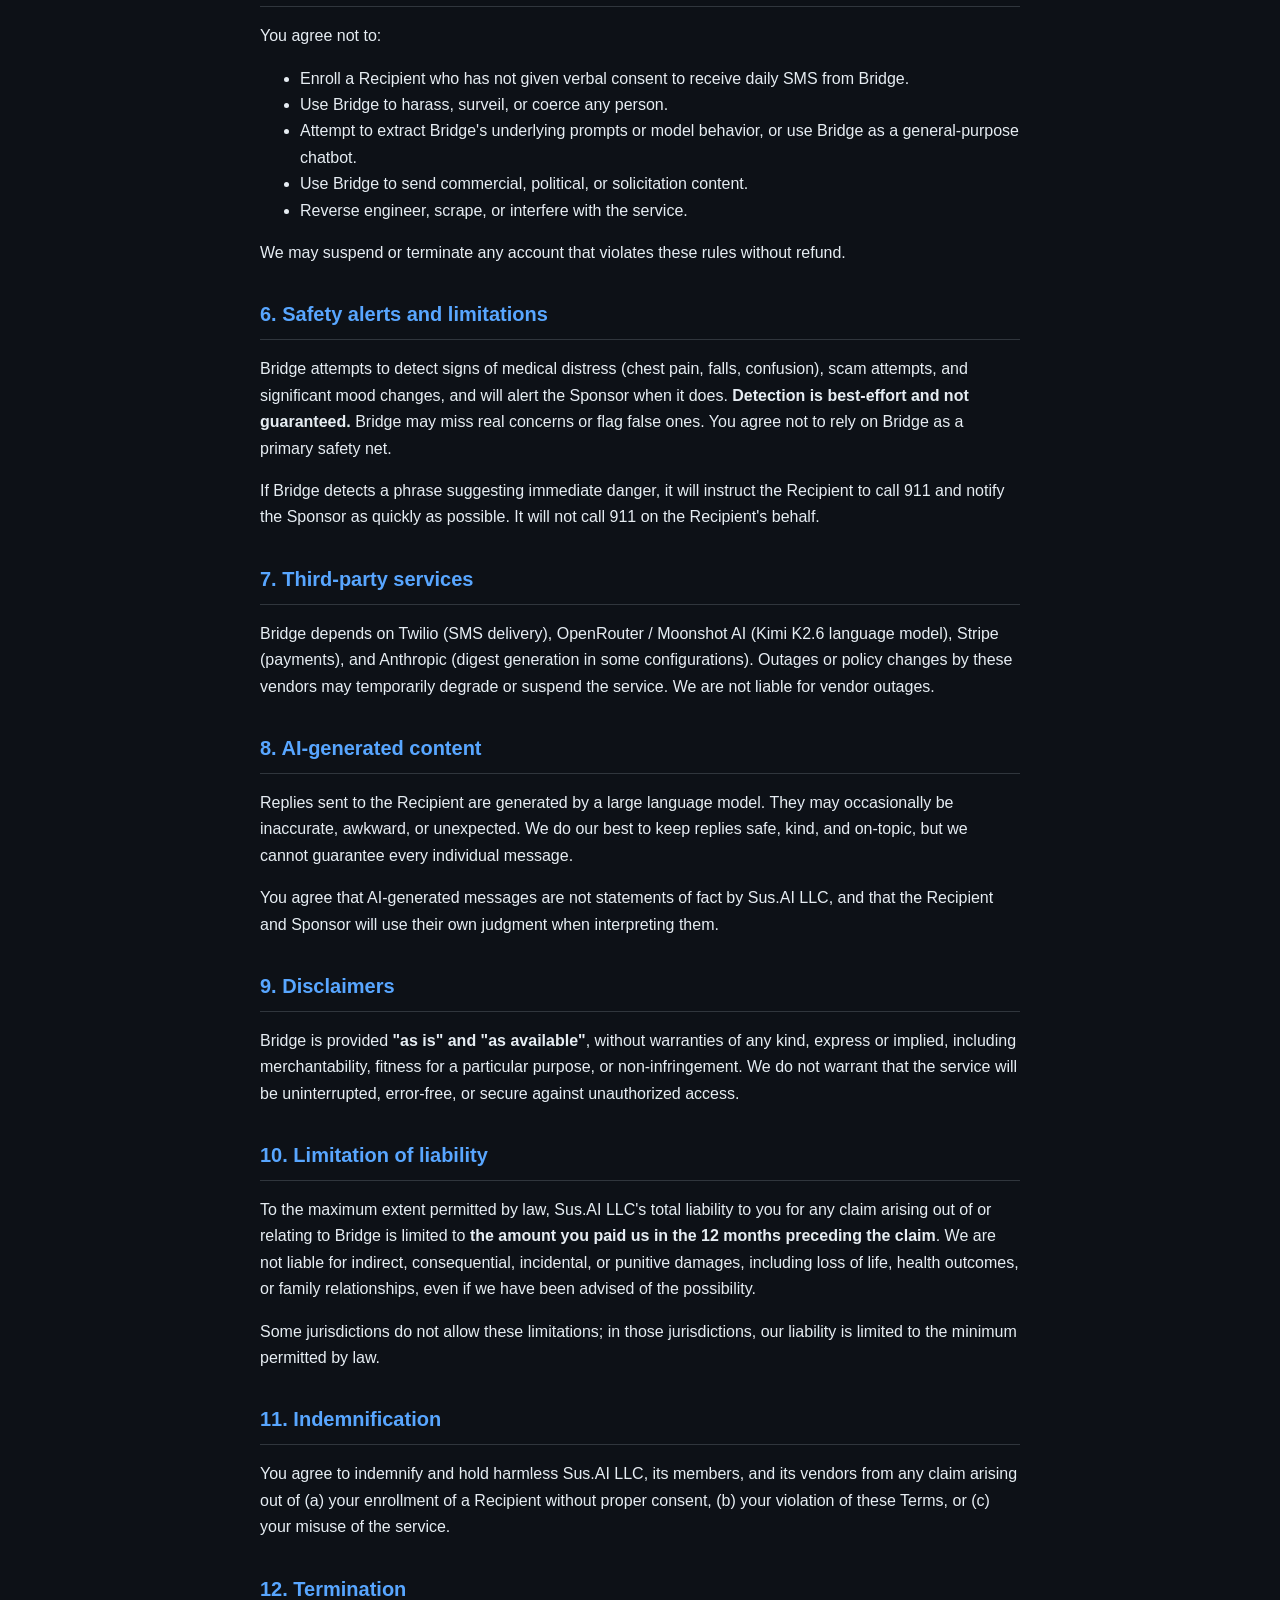
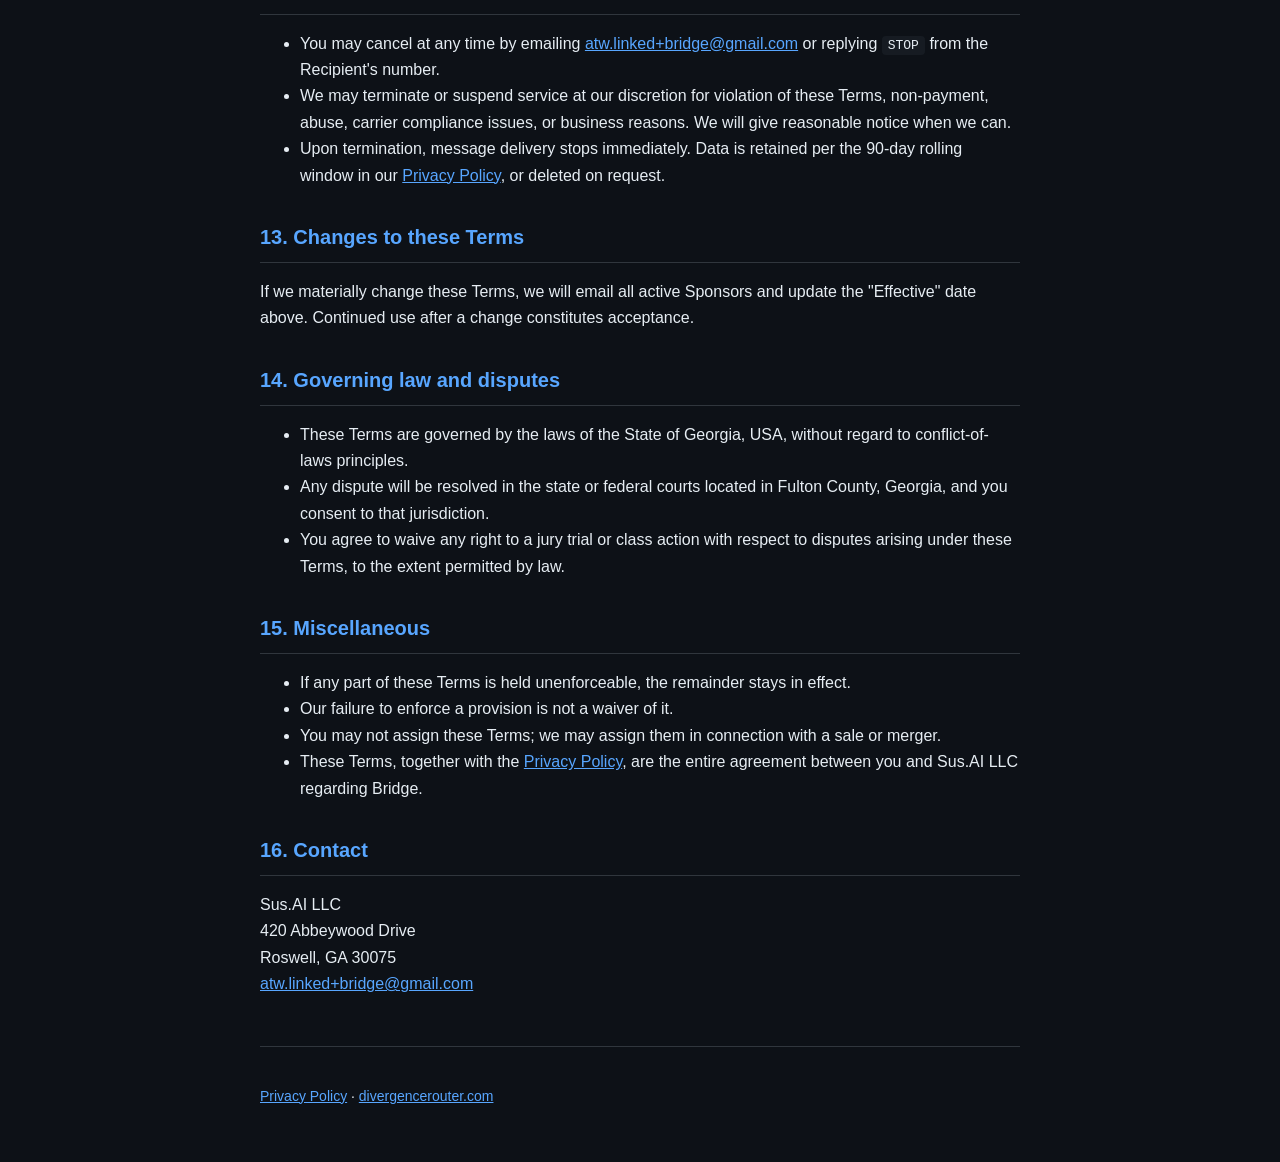
<file: bridge/terms.html>
<!DOCTYPE html>
<html lang="en">
<head>
  <meta charset="UTF-8">
  <meta name="viewport" content="width=device-width, initial-scale=1.0">
  <meta name="description" content="Bridge SMS Companion Service — Terms of Service.">
  <title>Bridge — Terms of Service</title>
  <style>
    :root {
      --bg: #0d1117; --bg-card: #161b22; --border: #30363d;
      --text: #e6edf3; --muted: #8b949e; --accent: #58a6ff;
      --mono: "JetBrains Mono", Consolas, monospace;
    }
    * { box-sizing: border-box; }
    body {
      margin: 0; background: var(--bg); color: var(--text);
      font-family: -apple-system, BlinkMacSystemFont, "Segoe UI", sans-serif;
      line-height: 1.65; padding: 40px 20px;
    }
    main { max-width: 760px; margin: 0 auto; }
    h1 { font-size: 32px; margin: 0 0 8px 0; }
    h2 { font-size: 20px; margin: 32px 0 12px 0; color: var(--accent); border-bottom: 1px solid var(--border); padding-bottom: 8px; }
    h3 { font-size: 16px; margin: 20px 0 8px 0; }
    p, li { color: var(--text); }
    .meta { color: var(--muted); font-family: var(--mono); font-size: 13px; margin-bottom: 24px; }
    a { color: var(--accent); }
    code { background: var(--bg-card); padding: 2px 6px; border-radius: 4px; font-family: var(--mono); font-size: 13px; }
    .footer { margin-top: 48px; padding-top: 24px; border-top: 1px solid var(--border); color: var(--muted); font-size: 14px; }
    .callout { background: var(--bg-card); border-left: 3px solid var(--accent); padding: 12px 16px; border-radius: 4px; margin: 16px 0; }
  </style>
</head>
<body>
<main>
  <h1>Bridge — Terms of Service</h1>
  <p class="meta">Effective 2026-04-25 · Sus.AI LLC · Roswell, GA</p>

  <p>These Terms of Service ("Terms") govern your use of <strong>Bridge</strong>, an SMS-based daily check-in companion service operated by Sus.AI LLC ("we", "us", "Sus.AI"). By signing up as a Sponsor, or by replying <code>YES</code> to enroll as a Recipient, you agree to these Terms.</p>

  <div class="callout">
    <strong>The short version:</strong> Bridge is a friendly daily SMS for an aging family member, plus a digest for the family. It is <em>not</em> medical care, an emergency service, or a substitute for human contact. We do our best, but we make no guarantees, and we don't accept liability beyond what you've paid us.
  </div>

  <h2>1. Who can use Bridge</h2>

  <ul>
    <li><strong>Sponsor</strong> (the person paying): must be 18 or older, legally able to enter contracts, and have a good-faith relationship with the Recipient (typically an adult child enrolling a parent).</li>
    <li><strong>Recipient</strong> (the person receiving SMS): must be a real person, must be reachable on a US mobile number, and must explicitly opt in by replying <code>YES</code> to our consent SMS.</li>
    <li>Bridge is intended for adults aged 55 and older. We do not knowingly enroll minors.</li>
  </ul>

  <h2>2. Consent and the Recipient's right to stop</h2>

  <ul>
    <li>The Recipient must reply <code>YES</code> after Sponsor enrollment before Bridge will send any further messages.</li>
    <li>The Recipient may text <code>STOP</code>, <code>END</code>, <code>QUIT</code>, <code>UNSUBSCRIBE</code>, or <code>CANCEL</code> at any time to immediately end all messaging. We will send one confirmation reply and then stop.</li>
    <li>The Recipient's decision to stop is final and overrides the Sponsor's wishes. The Sponsor will be notified that the Recipient opted out.</li>
    <li>Reply <code>HELP</code> or <code>INFO</code> for assistance.</li>
  </ul>

  <h2>3. What Bridge is — and is not</h2>

  <p>Bridge sends a daily AI-generated SMS to the Recipient, listens to replies, summarizes the conversation in a digest for the Sponsor, and flags potential safety concerns (medical distress, scam attempts, signs of cognitive change).</p>

  <p>Bridge is <strong>not</strong>:</p>
  <ul>
    <li>An emergency service. If you or the Recipient is in immediate danger, call <strong>911</strong>.</li>
    <li>A medical, legal, or financial advisor. Bridge will explicitly defer to a doctor, lawyer, or family member on those topics, and you agree not to rely on it for any such advice.</li>
    <li>A substitute for human contact. Bridge is designed to <em>increase</em> family contact (the "bridge-not-substitute" principle), not replace it.</li>
    <li>A 24/7 monitoring service. Messages may be delayed by carrier networks, our infrastructure, or vendor outages.</li>
  </ul>

  <h2>4. Billing</h2>

  <ul>
    <li>Bridge costs <strong>$49 per family per month</strong>, billed in advance via Stripe.</li>
    <li>The 14-day trial is free. Cancel any time during the trial and you will not be charged.</li>
    <li>Subscriptions auto-renew monthly until canceled. Cancel any time at <a href="mailto:atw.linked+bridge@gmail.com">atw.linked+bridge@gmail.com</a>; cancellation takes effect at the end of the current billing period.</li>
    <li>We do not offer refunds for partial months. If you believe you've been charged in error, email us and we will make it right.</li>
    <li>If your payment fails, we will pause messaging after 7 days and cancel the account after 30.</li>
  </ul>

  <h2>5. Acceptable use</h2>

  <p>You agree not to:</p>
  <ul>
    <li>Enroll a Recipient who has not given verbal consent to receive daily SMS from Bridge.</li>
    <li>Use Bridge to harass, surveil, or coerce any person.</li>
    <li>Attempt to extract Bridge's underlying prompts or model behavior, or use Bridge as a general-purpose chatbot.</li>
    <li>Use Bridge to send commercial, political, or solicitation content.</li>
    <li>Reverse engineer, scrape, or interfere with the service.</li>
  </ul>

  <p>We may suspend or terminate any account that violates these rules without refund.</p>

  <h2>6. Safety alerts and limitations</h2>

  <p>Bridge attempts to detect signs of medical distress (chest pain, falls, confusion), scam attempts, and significant mood changes, and will alert the Sponsor when it does. <strong>Detection is best-effort and not guaranteed.</strong> Bridge may miss real concerns or flag false ones. You agree not to rely on Bridge as a primary safety net.</p>

  <p>If Bridge detects a phrase suggesting immediate danger, it will instruct the Recipient to call 911 and notify the Sponsor as quickly as possible. It will not call 911 on the Recipient's behalf.</p>

  <h2>7. Third-party services</h2>

  <p>Bridge depends on Twilio (SMS delivery), OpenRouter / Moonshot AI (Kimi K2.6 language model), Stripe (payments), and Anthropic (digest generation in some configurations). Outages or policy changes by these vendors may temporarily degrade or suspend the service. We are not liable for vendor outages.</p>

  <h2>8. AI-generated content</h2>

  <p>Replies sent to the Recipient are generated by a large language model. They may occasionally be inaccurate, awkward, or unexpected. We do our best to keep replies safe, kind, and on-topic, but we cannot guarantee every individual message.</p>

  <p>You agree that AI-generated messages are not statements of fact by Sus.AI LLC, and that the Recipient and Sponsor will use their own judgment when interpreting them.</p>

  <h2>9. Disclaimers</h2>

  <p>Bridge is provided <strong>"as is" and "as available"</strong>, without warranties of any kind, express or implied, including merchantability, fitness for a particular purpose, or non-infringement. We do not warrant that the service will be uninterrupted, error-free, or secure against unauthorized access.</p>

  <h2>10. Limitation of liability</h2>

  <p>To the maximum extent permitted by law, Sus.AI LLC's total liability to you for any claim arising out of or relating to Bridge is limited to <strong>the amount you paid us in the 12 months preceding the claim</strong>. We are not liable for indirect, consequential, incidental, or punitive damages, including loss of life, health outcomes, or family relationships, even if we have been advised of the possibility.</p>

  <p>Some jurisdictions do not allow these limitations; in those jurisdictions, our liability is limited to the minimum permitted by law.</p>

  <h2>11. Indemnification</h2>

  <p>You agree to indemnify and hold harmless Sus.AI LLC, its members, and its vendors from any claim arising out of (a) your enrollment of a Recipient without proper consent, (b) your violation of these Terms, or (c) your misuse of the service.</p>

  <h2>12. Termination</h2>

  <ul>
    <li>You may cancel at any time by emailing <a href="mailto:atw.linked+bridge@gmail.com">atw.linked+bridge@gmail.com</a> or replying <code>STOP</code> from the Recipient's number.</li>
    <li>We may terminate or suspend service at our discretion for violation of these Terms, non-payment, abuse, carrier compliance issues, or business reasons. We will give reasonable notice when we can.</li>
    <li>Upon termination, message delivery stops immediately. Data is retained per the 90-day rolling window in our <a href="/bridge/privacy">Privacy Policy</a>, or deleted on request.</li>
  </ul>

  <h2>13. Changes to these Terms</h2>

  <p>If we materially change these Terms, we will email all active Sponsors and update the "Effective" date above. Continued use after a change constitutes acceptance.</p>

  <h2>14. Governing law and disputes</h2>

  <ul>
    <li>These Terms are governed by the laws of the State of Georgia, USA, without regard to conflict-of-laws principles.</li>
    <li>Any dispute will be resolved in the state or federal courts located in Fulton County, Georgia, and you consent to that jurisdiction.</li>
    <li>You agree to waive any right to a jury trial or class action with respect to disputes arising under these Terms, to the extent permitted by law.</li>
  </ul>

  <h2>15. Miscellaneous</h2>

  <ul>
    <li>If any part of these Terms is held unenforceable, the remainder stays in effect.</li>
    <li>Our failure to enforce a provision is not a waiver of it.</li>
    <li>You may not assign these Terms; we may assign them in connection with a sale or merger.</li>
    <li>These Terms, together with the <a href="/bridge/privacy">Privacy Policy</a>, are the entire agreement between you and Sus.AI LLC regarding Bridge.</li>
  </ul>

  <h2>16. Contact</h2>

  <p>
    Sus.AI LLC<br>
    420 Abbeywood Drive<br>
    Roswell, GA 30075<br>
    <a href="mailto:atw.linked+bridge@gmail.com">atw.linked+bridge@gmail.com</a>
  </p>

  <div class="footer">
    <p><a href="/bridge/privacy">Privacy Policy</a> · <a href="/">divergencerouter.com</a></p>
  </div>
</main>
</body>
</html>
</file>
<file: amc/_compare-template.css>
/* Shared styles for /amc/vs-* comparison pages. */
:root {
  --bg:           #faf7f0;
  --paper:        #f5f1e8;
  --paper-sunk:   #efe8d4;
  --ink:          #3d3929;
  --ink-strong:   #1f1c13;
  --ink-muted:    #7a7366;
  --ink-subtle:   #aaa392;
  --rule:         #e4ddc8;
  --rule-strong:  #d4caa8;
  --accent:       #cc785c;
  --accent-dk:    #a85a3e;
  --accent-soft:  #f4e0d6;
  --sage:         #7a9b7a;
  --serif:        "Iowan Old Style", "Charter", "Georgia", "Palatino Linotype", ui-serif, serif;
  --sans:         -apple-system, BlinkMacSystemFont, "Inter", "Segoe UI", system-ui, sans-serif;
  --mono:         "JetBrains Mono", ui-monospace, Consolas, "SF Mono", monospace;
  --max:          880px;
}
*, *::before, *::after { box-sizing: border-box; margin: 0; padding: 0; }
html { scroll-behavior: smooth; font-size: 17px; -webkit-text-size-adjust: 100%; }
body { background: var(--bg); color: var(--ink); font-family: var(--sans); line-height: 1.65; -webkit-font-smoothing: antialiased; }
a { color: var(--accent-dk); text-decoration: none; border-bottom: 1px solid transparent; transition: border-color .15s ease; }
a:hover { border-bottom-color: var(--accent-dk); }
code { font-family: var(--mono); font-size: 0.9em; background: var(--paper-sunk); padding: 1px 6px; border-radius: 3px; color: var(--ink-strong); }
.container { max-width: var(--max); margin: 0 auto; padding: 0 28px; }
.nav { border-bottom: 1px solid var(--rule); padding: 20px 0; font-size: 15px; }
.nav a { color: var(--ink-muted); }
.nav a:hover { color: var(--accent-dk); }
.nav .sep { margin: 0 10px; color: var(--rule-strong); }
article { padding: 56px 0 96px; }
h1 { font-family: var(--serif); font-size: clamp(28px, 4.5vw, 40px); line-height: 1.15; color: var(--ink-strong); margin-bottom: 20px; letter-spacing: -0.01em; }
h2 { font-family: var(--serif); font-size: clamp(22px, 3vw, 28px); margin: 48px 0 14px; color: var(--ink-strong); letter-spacing: -0.005em; }
h3 { font-family: var(--serif); font-size: 20px; margin: 28px 0 10px; color: var(--ink-strong); }
p, ul, ol { margin-bottom: 16px; color: var(--ink); }
ul, ol { padding-left: 26px; }
li { margin-bottom: 6px; }
.lede { font-size: 19px; color: var(--ink-muted); margin-bottom: 36px; border-left: 3px solid var(--accent); padding-left: 18px; font-style: italic; }
.verdict { background: var(--accent-soft); border-left: 4px solid var(--accent-dk); padding: 20px 24px; border-radius: 4px; margin: 32px 0; }
.verdict strong { color: var(--ink-strong); }
table { width: 100%; border-collapse: collapse; margin: 24px 0; font-size: 15px; }
th, td { text-align: left; padding: 12px 14px; border-bottom: 1px solid var(--rule); vertical-align: top; }
th { background: var(--paper); font-weight: 600; color: var(--ink-strong); }
td code { font-size: 13px; }
.faq-item { margin: 20px 0 28px; }
.faq-q { font-weight: 600; color: var(--ink-strong); margin-bottom: 6px; font-size: 17px; }
.faq-a { color: var(--ink); }
.cta { display: inline-block; padding: 12px 24px; background: var(--accent-dk); color: #fff; border-radius: 4px; font-weight: 500; margin: 8px 0; border: none; }
.cta:hover { border-bottom: none; background: var(--accent); }
footer { border-top: 1px solid var(--rule); padding: 32px 0; color: var(--ink-muted); font-size: 14px; text-align: center; }
@media (max-width: 640px) { .container { padding: 0 20px; } article { padding: 32px 0 64px; } }
</file>
